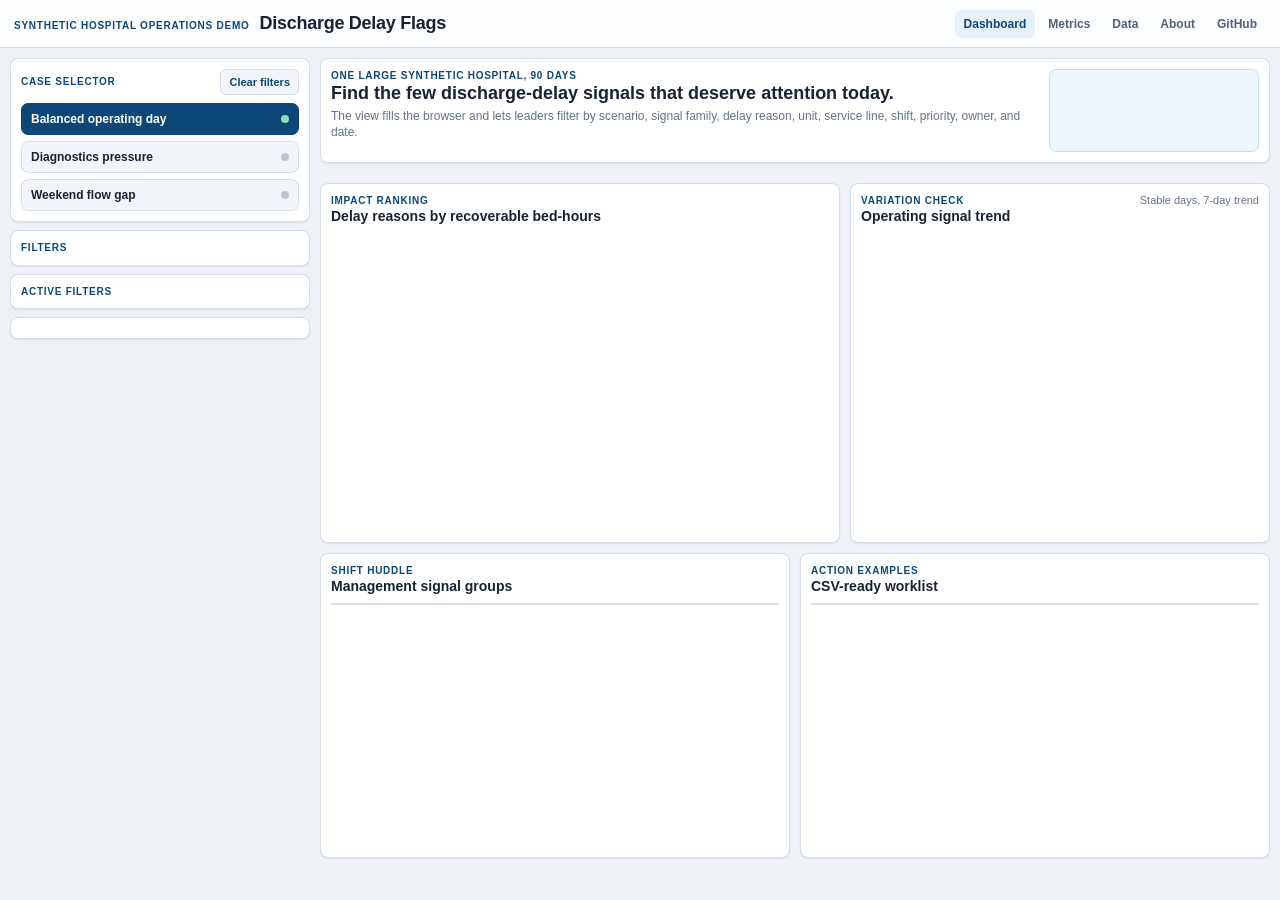
<file: demo/index.html>
<!doctype html>
<html lang="en">
<head>
  <meta charset="utf-8">
  <meta name="viewport" content="width=device-width, initial-scale=1">
  <title>Discharge Delay Flags Demo</title>
  <meta name="description" content="A full-browser GitHub Pages dashboard showing how synthetic hospital flow data becomes an actionable discharge-delay worklist.">
  <style>html,body{margin:0;width:100%;min-height:100%;font-family:Aptos,Segoe UI,Arial,sans-serif;background:#eef2f6;color:#182231}h1{font-size:18px;margin:0}.app-shell{width:100vw;min-height:100vh}</style>
  <link rel="stylesheet" href="assets/demo.css?v=20260704-ods-v4">
</head>
<body>
  <div class="app-shell">
    <header class="topbar">
      <div class="brandline"><p class="app-kicker">Synthetic hospital operations demo</p><h1>Discharge Delay Flags</h1></div>
      <nav class="topnav" aria-label="Demo navigation">
        <a class="active" href="index.html">Dashboard</a>
        <a href="metrics.html">Metrics</a>
        <a href="data.html">Data</a>
        <a href="about.html">About</a>
        <a href="https://github.com/AndrewMichael2020/discharge-delay-flags">GitHub</a>
      </nav>
    </header>
    <main class="dashboard-layout">
      <aside class="sidebar" aria-label="Dashboard filters">
        <section class="side-card"><div class="side-head"><p class="eyebrow">Case selector</p><button class="clear-btn" id="clearFilters">Clear filters</button></div><div class="scenario-tabs" id="scenarioTabs" role="tablist"></div></section>
        <section class="side-card"><p class="eyebrow">Filters</p><div class="filter-grid" id="filterGrid"></div></section>
        <section class="side-card"><p class="eyebrow">Active filters</p><div class="active-chips" id="activeChips"></div></section>
        <section class="side-card" id="scenarioSummary"></section>
      </aside>
      <section class="content">
        <section class="hero-strip panel"><div><p class="eyebrow">One large synthetic hospital, 90 days</p><h2>Find the few discharge-delay signals that deserve attention today.</h2><p>The view fills the browser and lets leaders filter by scenario, signal family, delay reason, unit, service line, shift, priority, owner, and date.</p></div><div class="status-pill" id="statusPill"></div></section>
        <section class="kpi-grid" id="kpiGrid" aria-label="Executive KPI cards"></section>
        <section class="visual-grid"><article class="panel chart-tile"><div class="tile-head"><div><p class="eyebrow">Impact ranking</p><h3>Delay reasons by recoverable bed-hours</h3></div><span class="micro-note" id="reasonCount"></span></div><div id="reasonChart" class="bar-chart"></div></article><article class="panel chart-tile"><div class="tile-head"><div><p class="eyebrow">Variation check</p><h3>Operating signal trend</h3></div><span class="micro-note">Stable days, 7-day trend</span></div><svg id="controlChart" class="line-chart" role="img"></svg></article></section>
        <section class="table-grid"><article class="panel table-tile"><div class="tile-head"><div><p class="eyebrow">Shift huddle</p><h3>Management signal groups</h3></div><span class="micro-note" id="worklistCount"></span></div><div class="table-wrap"><table id="worklistTable"></table></div></article><article class="panel table-tile"><div class="tile-head"><div><p class="eyebrow">Action examples</p><h3>CSV-ready worklist</h3></div><span class="micro-note" id="actionCount"></span></div><div class="table-wrap"><table id="actionTable"></table></div></article></section>
      </section>
    </main>
  </div>
  <script src="data/demo_bundle.js?v=20260704-ods-v4"></script>
  <script src="assets/demo.js?v=20260704-ods-v4"></script>
</body>
</html>
</file>
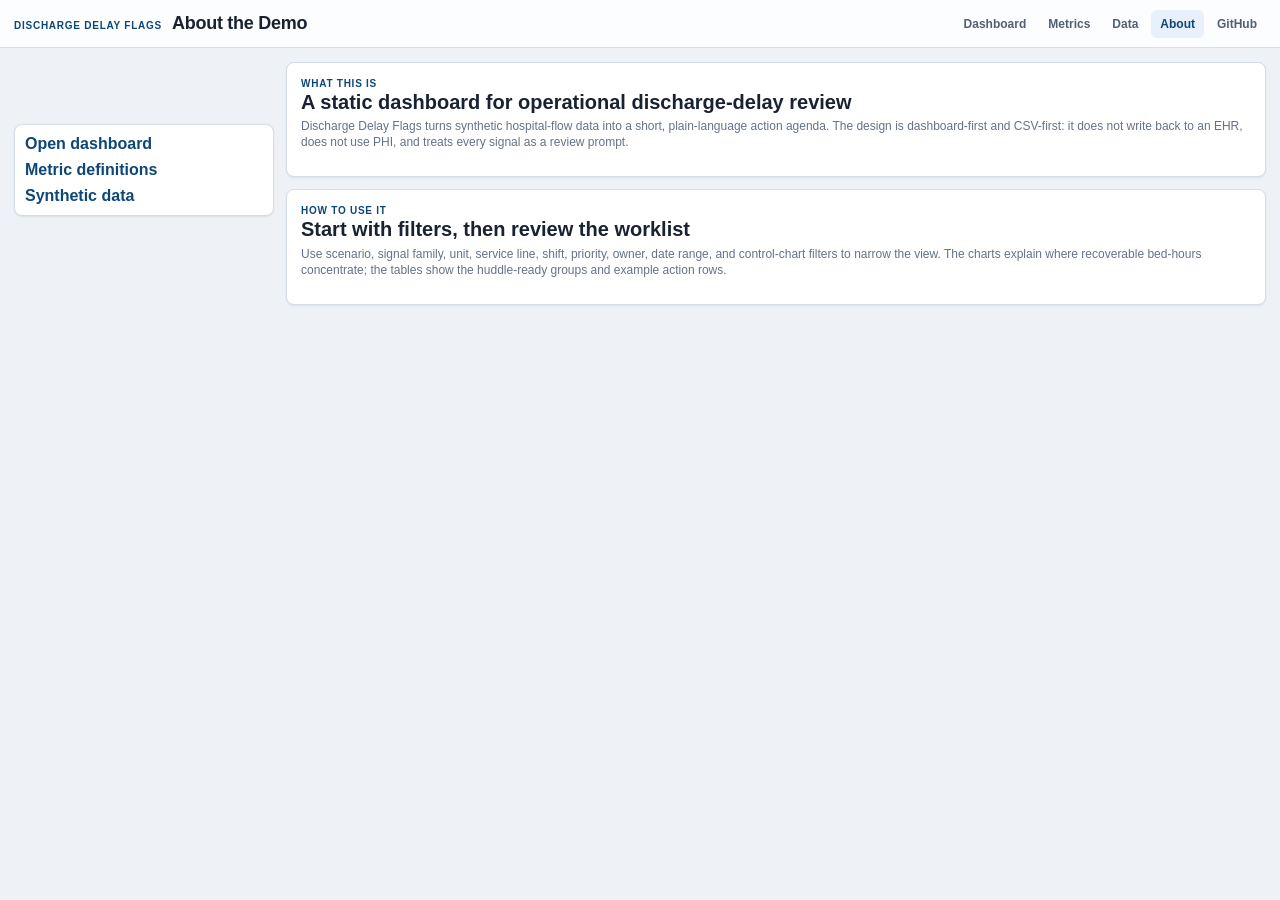
<file: demo/about.html>
<!doctype html><html lang="en"><head><meta charset="utf-8"><meta name="viewport" content="width=device-width, initial-scale=1"><title>About | Discharge Delay Flags</title><link rel="stylesheet" href="assets/demo.css?v=20260704-ods-v4"></head><body><div class="app-shell"><header class="topbar"><div class="brandline"><p class="app-kicker">Discharge Delay Flags</p><h1>About the Demo</h1></div><nav class="topnav"><a href="index.html">Dashboard</a><a class="" href="metrics.html">Metrics</a><a class="" href="data.html">Data</a><a class="active" href="about.html">About</a><a href="https://github.com/AndrewMichael2020/discharge-delay-flags">GitHub</a></nav></header><main class="docs-layout"><div class="docs-grid"><aside class="panel docs-nav"><a href="index.html">Open dashboard</a><a href="metrics.html">Metric definitions</a><a href="data.html">Synthetic data</a></aside><section><article class="panel docs-card"><p class="eyebrow">What this is</p><h2>A static dashboard for operational discharge-delay review</h2><p>Discharge Delay Flags turns synthetic hospital-flow data into a short, plain-language action agenda. The design is dashboard-first and CSV-first: it does not write back to an EHR, does not use PHI, and treats every signal as a review prompt.</p></article><article class="panel docs-card"><p class="eyebrow">How to use it</p><h2>Start with filters, then review the worklist</h2><p>Use scenario, signal family, unit, service line, shift, priority, owner, date range, and control-chart filters to narrow the view. The charts explain where recoverable bed-hours concentrate; the tables show the huddle-ready groups and example action rows.</p></article></section></div></main></div></body></html>
</file>
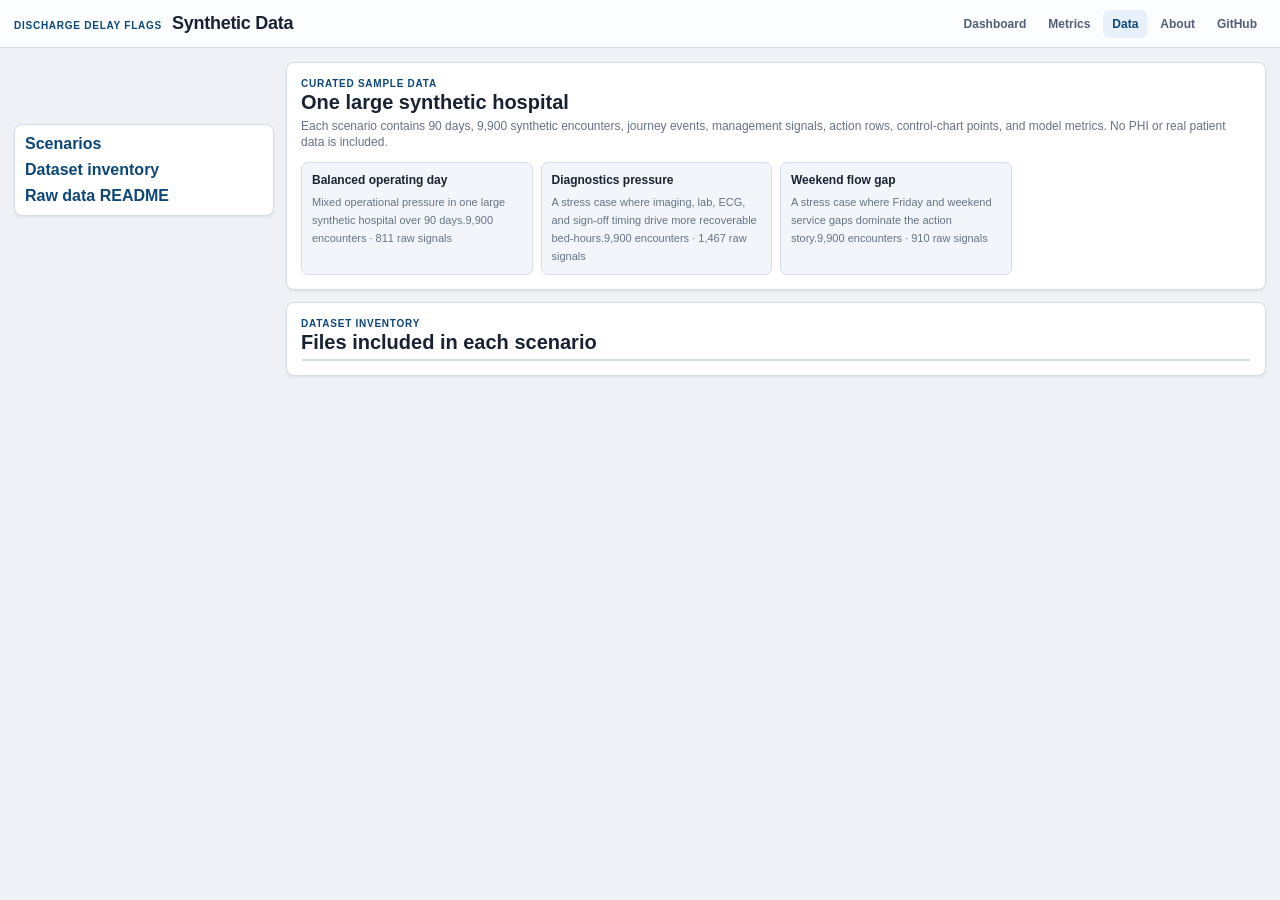
<file: demo/data.html>
<!doctype html><html lang="en"><head><meta charset="utf-8"><meta name="viewport" content="width=device-width, initial-scale=1"><title>Data | Discharge Delay Flags</title><link rel="stylesheet" href="assets/demo.css?v=20260704-ods-v4"></head><body><div class="app-shell"><header class="topbar"><div class="brandline"><p class="app-kicker">Discharge Delay Flags</p><h1>Synthetic Data</h1></div><nav class="topnav"><a href="index.html">Dashboard</a><a class="" href="metrics.html">Metrics</a><a class="active" href="data.html">Data</a><a class="" href="about.html">About</a><a href="https://github.com/AndrewMichael2020/discharge-delay-flags">GitHub</a></nav></header><main class="docs-layout"><div class="docs-grid"><aside class="panel docs-nav"><a href="#scenarios">Scenarios</a><a href="#datasets">Dataset inventory</a><a href="../sample_data/README.md">Raw data README</a></aside><section><article id="scenarios" class="panel docs-card"><p class="eyebrow">Curated sample data</p><h2>One large synthetic hospital</h2><p>Each scenario contains 90 days, 9,900 synthetic encounters, journey events, management signals, action rows, control-chart points, and model metrics. No PHI or real patient data is included.</p><div class="metric-card-grid" id="scenarioCards"></div></article><article id="datasets" class="panel docs-card"><p class="eyebrow">Dataset inventory</p><h2>Files included in each scenario</h2><div class="table-wrap"><table class="docs-table" id="datasetTable"></table></div></article></section></div></main></div><script src="data/demo_bundle.js?v=20260704-ods-v4"></script><script>const d=window.DEMO_DATA;document.getElementById('scenarioCards').innerHTML=d.scenarios.map(s=>`<div class="metric-card"><strong>${s.label}</strong><span>${s.description}</span><span>${Number(s.admissions).toLocaleString()} encounters · ${Number(s.raw_oob_delay_signals).toLocaleString()} raw signals</span></div>`).join('');document.getElementById('datasetTable').innerHTML='<thead><tr><th>File</th><th>Type</th><th>Grain</th><th>Description</th></tr></thead><tbody>'+d.docs.datasets.map(x=>`<tr><td><a href="../sample_data/balanced/${x.name}">${x.name}</a></td><td>${x.type}</td><td>${x.grain}</td><td>${x.description}</td></tr>`).join('')+'</tbody>';</script></body></html>
</file>
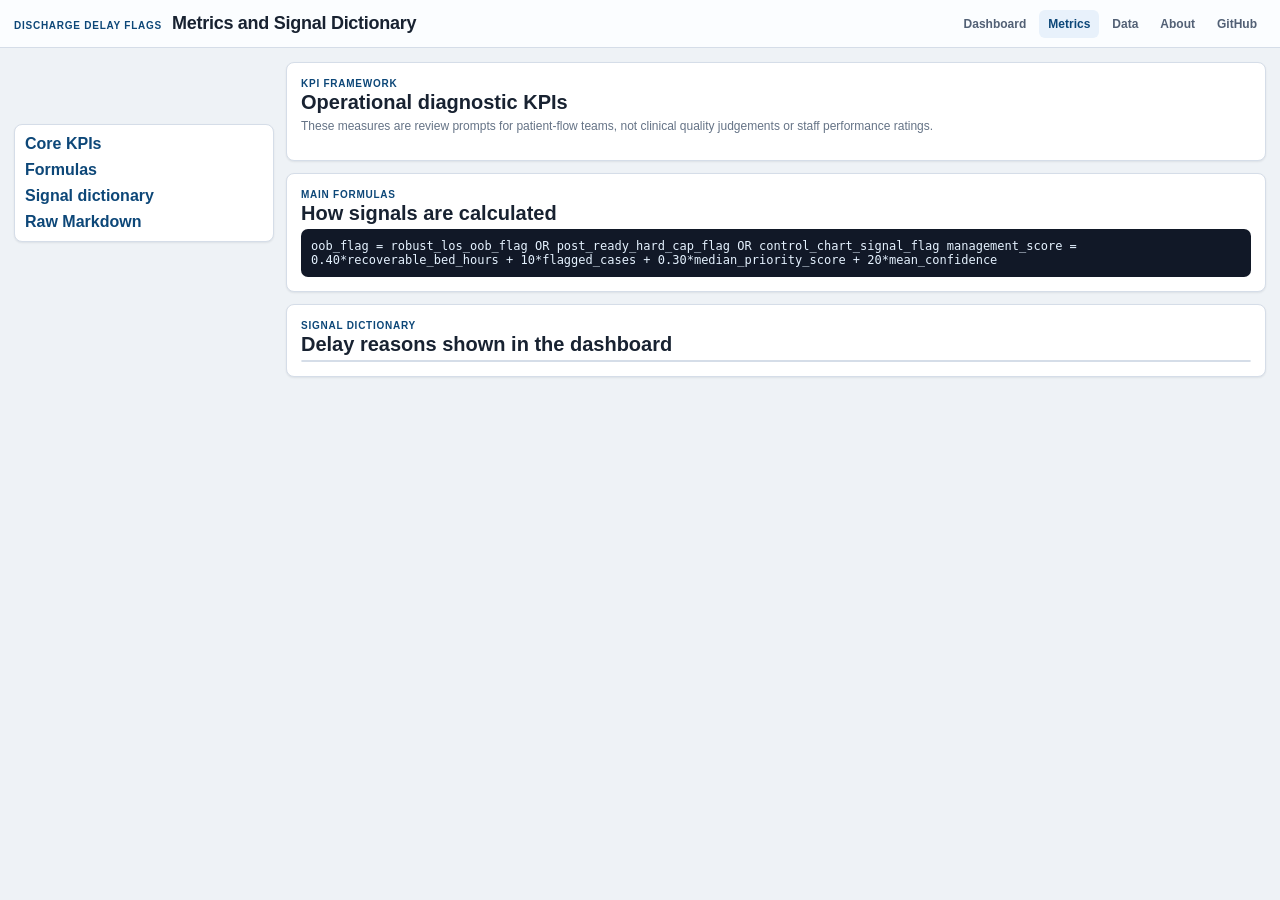
<file: demo/metrics.html>
<!doctype html><html lang="en"><head><meta charset="utf-8"><meta name="viewport" content="width=device-width, initial-scale=1"><title>Metrics | Discharge Delay Flags</title><link rel="stylesheet" href="assets/demo.css?v=20260704-ods-v4"></head><body><div class="app-shell"><header class="topbar"><div class="brandline"><p class="app-kicker">Discharge Delay Flags</p><h1>Metrics and Signal Dictionary</h1></div><nav class="topnav"><a href="index.html">Dashboard</a><a class="active" href="metrics.html">Metrics</a><a class="" href="data.html">Data</a><a class="" href="about.html">About</a><a href="https://github.com/AndrewMichael2020/discharge-delay-flags">GitHub</a></nav></header><main class="docs-layout"><div class="docs-grid"><aside class="panel docs-nav"><a href="#core">Core KPIs</a><a href="#formulas">Formulas</a><a href="#signals">Signal dictionary</a><a href="../docs/METRICS_AND_SIGNALS.md">Raw Markdown</a></aside><section><article id="core" class="panel docs-card"><p class="eyebrow">KPI framework</p><h2>Operational diagnostic KPIs</h2><p>These measures are review prompts for patient-flow teams, not clinical quality judgements or staff performance ratings.</p><div class="metric-card-grid" id="metricCards"></div></article><article id="formulas" class="panel docs-card"><p class="eyebrow">Main formulas</p><h2>How signals are calculated</h2><code class="formula">oob_flag = robust_los_oob_flag OR post_ready_hard_cap_flag OR control_chart_signal_flag

management_score = 0.40*recoverable_bed_hours + 10*flagged_cases + 0.30*median_priority_score + 20*mean_confidence</code></article><article id="signals" class="panel docs-card"><p class="eyebrow">Signal dictionary</p><h2>Delay reasons shown in the dashboard</h2><div class="table-wrap"><table class="docs-table" id="signalTable"></table></div></article></section></div></main></div><script src="data/demo_bundle.js?v=20260704-ods-v4"></script><script>const d=window.DEMO_DATA;document.getElementById('metricCards').innerHTML=d.docs.metrics.map(m=>`<div class="metric-card"><strong>${m.metric}</strong><span>${m.meaning}</span><code class="formula">${m.formula}</code></div>`).join('');document.getElementById('signalTable').innerHTML='<thead><tr><th>Delay reason</th><th>Family</th><th>Owner</th><th>Meaning</th></tr></thead><tbody>'+d.docs.signals.map(s=>`<tr><td>${s.reason}</td><td>${s.family}</td><td>${s.owner}</td><td>${s.meaning}</td></tr>`).join('')+'</tbody>';</script></body></html>
</file>
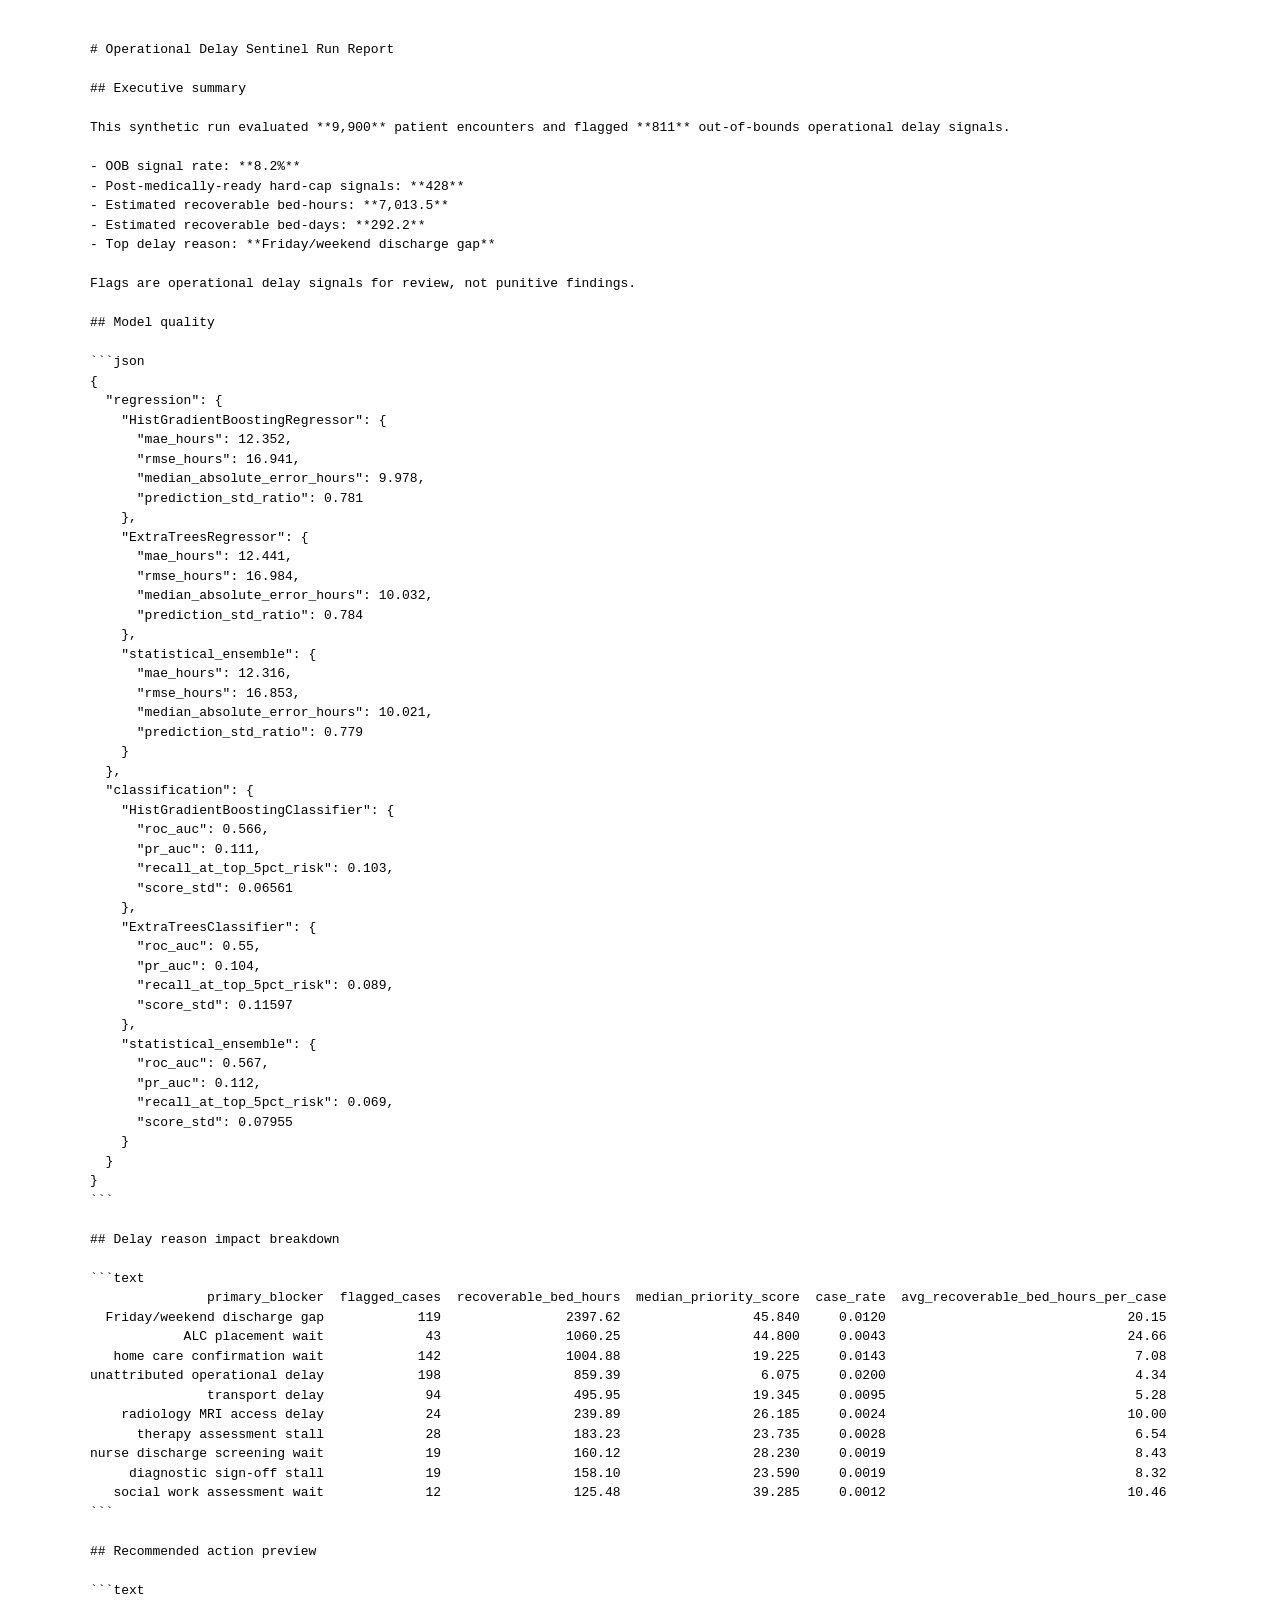
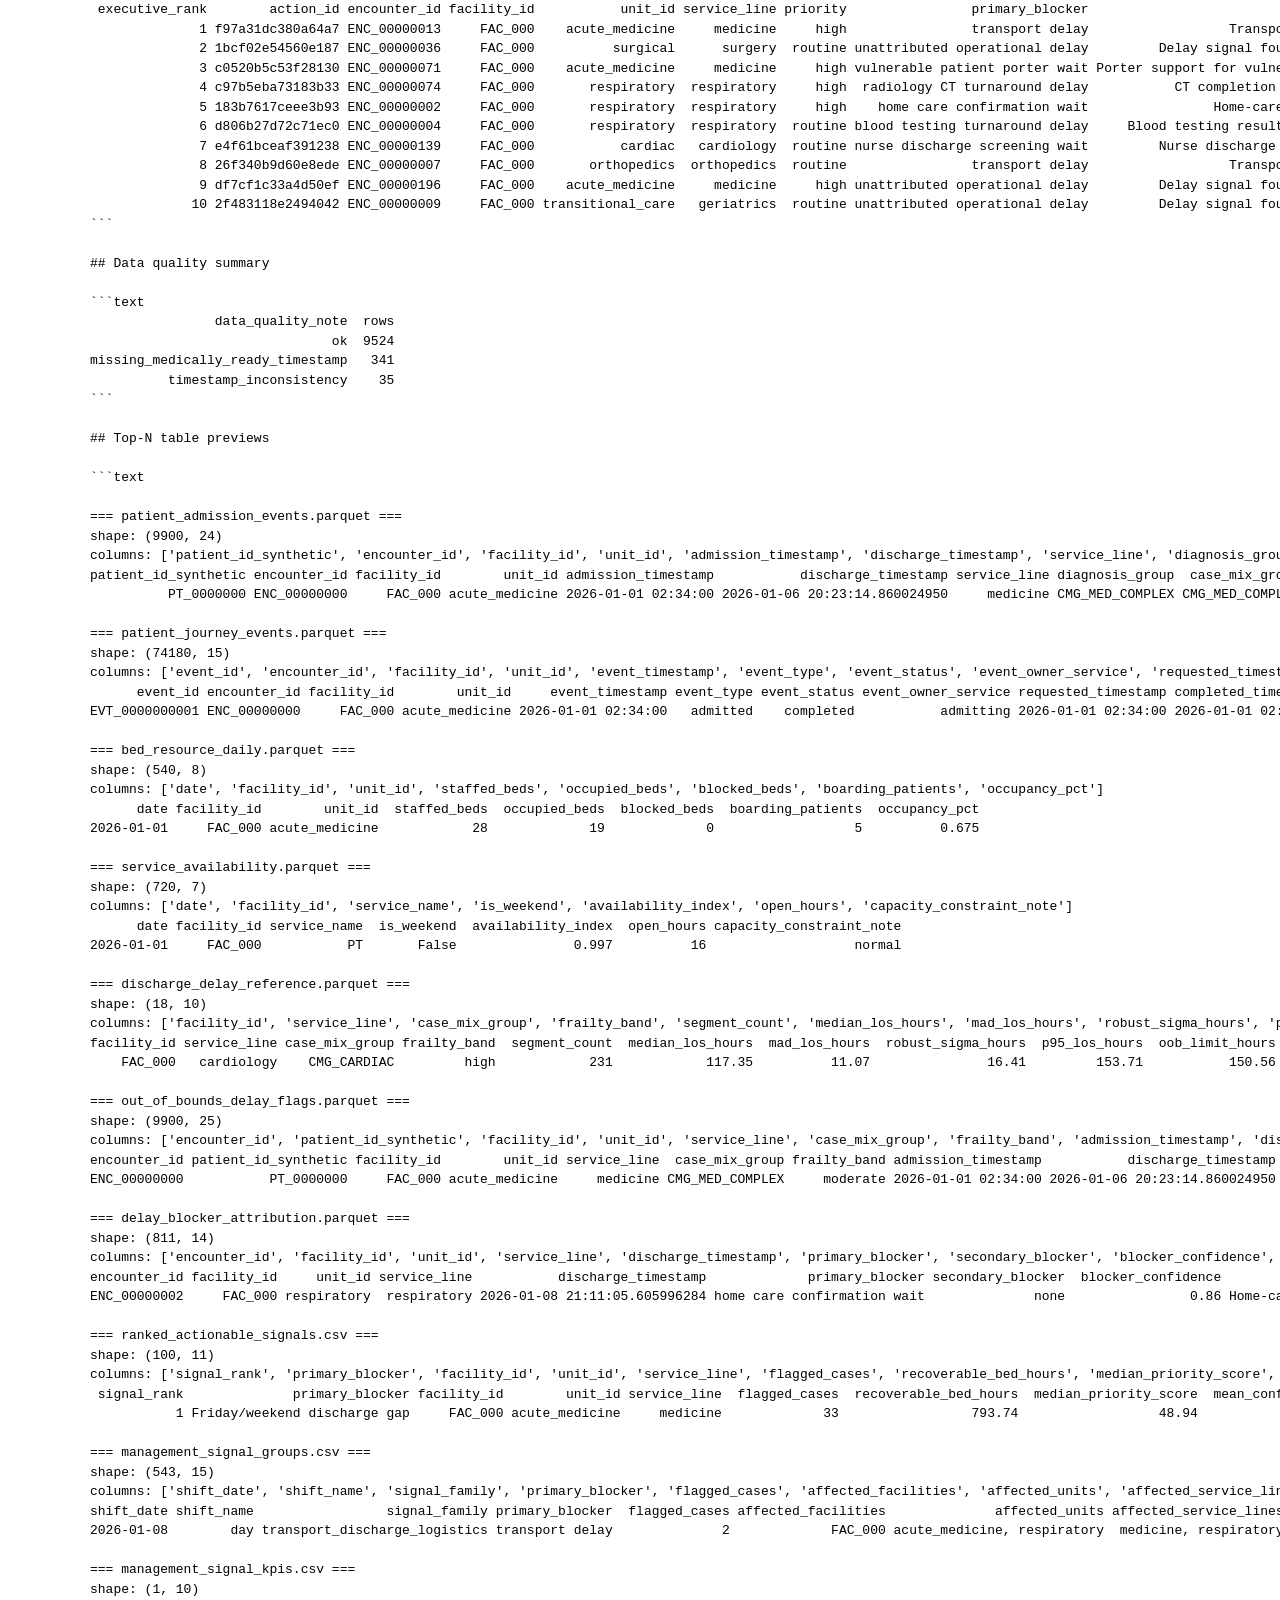
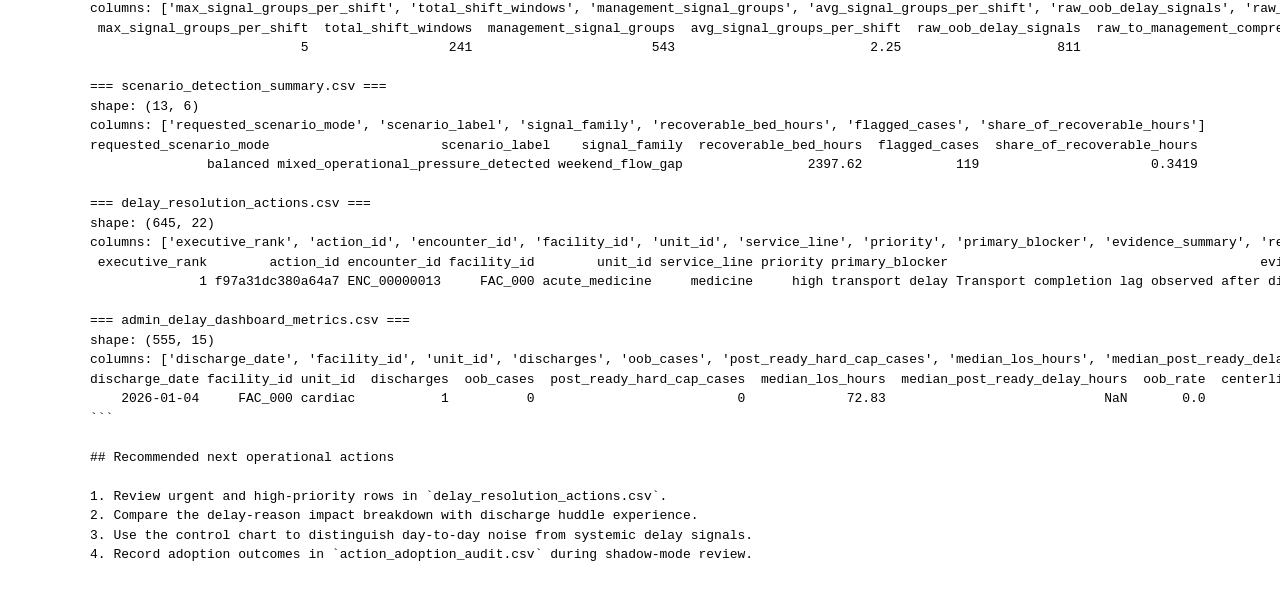
<file: sample_data/balanced/discharge_delay_sentinel_report.html>
<html><body style='font-family:Arial;max-width:1100px;margin:40px auto;line-height:1.5'><pre># Operational Delay Sentinel Run Report

## Executive summary

This synthetic run evaluated **9,900** patient encounters and flagged **811** out-of-bounds operational delay signals.

- OOB signal rate: **8.2%**
- Post-medically-ready hard-cap signals: **428**
- Estimated recoverable bed-hours: **7,013.5**
- Estimated recoverable bed-days: **292.2**
- Top delay reason: **Friday/weekend discharge gap**

Flags are operational delay signals for review, not punitive findings.

## Model quality

```json
{
  "regression": {
    "HistGradientBoostingRegressor": {
      "mae_hours": 12.352,
      "rmse_hours": 16.941,
      "median_absolute_error_hours": 9.978,
      "prediction_std_ratio": 0.781
    },
    "ExtraTreesRegressor": {
      "mae_hours": 12.441,
      "rmse_hours": 16.984,
      "median_absolute_error_hours": 10.032,
      "prediction_std_ratio": 0.784
    },
    "statistical_ensemble": {
      "mae_hours": 12.316,
      "rmse_hours": 16.853,
      "median_absolute_error_hours": 10.021,
      "prediction_std_ratio": 0.779
    }
  },
  "classification": {
    "HistGradientBoostingClassifier": {
      "roc_auc": 0.566,
      "pr_auc": 0.111,
      "recall_at_top_5pct_risk": 0.103,
      "score_std": 0.06561
    },
    "ExtraTreesClassifier": {
      "roc_auc": 0.55,
      "pr_auc": 0.104,
      "recall_at_top_5pct_risk": 0.089,
      "score_std": 0.11597
    },
    "statistical_ensemble": {
      "roc_auc": 0.567,
      "pr_auc": 0.112,
      "recall_at_top_5pct_risk": 0.069,
      "score_std": 0.07955
    }
  }
}
```

## Delay reason impact breakdown

```text
               primary_blocker  flagged_cases  recoverable_bed_hours  median_priority_score  case_rate  avg_recoverable_bed_hours_per_case
  Friday/weekend discharge gap            119                2397.62                 45.840     0.0120                               20.15
            ALC placement wait             43                1060.25                 44.800     0.0043                               24.66
   home care confirmation wait            142                1004.88                 19.225     0.0143                                7.08
unattributed operational delay            198                 859.39                  6.075     0.0200                                4.34
               transport delay             94                 495.95                 19.345     0.0095                                5.28
    radiology MRI access delay             24                 239.89                 26.185     0.0024                               10.00
      therapy assessment stall             28                 183.23                 23.735     0.0028                                6.54
nurse discharge screening wait             19                 160.12                 28.230     0.0019                                8.43
     diagnostic sign-off stall             19                 158.10                 23.590     0.0019                                8.32
   social work assessment wait             12                 125.48                 39.285     0.0012                               10.46
```

## Recommended action preview

```text
 executive_rank        action_id encounter_id facility_id           unit_id service_line priority                primary_blocker                                                         evidence_summary             recommended_owner                                                                                  recommended_action  target_resolution_hours  estimated_recoverable_bed_hours status  reviewed_by  reviewed_timestamp  action_taken  reason_not_actioned           discharge_timestamp shift_date shift_name                 signal_family
              1 f97a31dc380a64a7 ENC_00000013     FAC_000    acute_medicine     medicine     high                transport delay                  Transport completion lag observed after discharge order patient_transport_coordinator                                   Review and address transport delay for this discharge dependency.                       24                             6.70    new          NaN                 NaN           NaN                  NaN 2026-01-08 12:41:23.315594758 2026-01-08        day transport_discharge_logistics
              2 1bcf02e54560e187 ENC_00000036     FAC_000          surgical      surgery  routine unattributed operational delay         Delay signal found but no single dependency explains the episode      patient_flow_coordinator                    Review and address unattributed operational delay for this discharge dependency.                       48                             1.10    new          NaN                 NaN           NaN                  NaN 2026-01-08 10:43:09.235392836 2026-01-08        day                  unattributed
              3 c0520b5c53f28130 ENC_00000071     FAC_000    acute_medicine     medicine     high vulnerable patient porter wait Porter support for vulnerable patient exceeded expected operating window patient_transport_coordinator       Review porter support timing for vulnerable or mobility-limited discharge-dependent patients.                       24                            13.38    new          NaN                 NaN           NaN                  NaN 2026-01-08 16:20:40.829977412 2026-01-08    evening       vulnerable_patient_flow
              4 c97b5eba73183b33 ENC_00000074     FAC_000       respiratory  respiratory     high  radiology CT turnaround delay           CT completion lag exceeded expected discharge-dependent window     radiology_operations_lead Review CT queue priority, protocol readiness, and report finalization for discharge-dependent case.                       24                             6.52    new          NaN                 NaN           NaN                  NaN 2026-01-08 19:22:19.389261284 2026-01-08    evening            diagnostics_access
              5 183b7617ceee3b93 ENC_00000002     FAC_000       respiratory  respiratory     high    home care confirmation wait                Home-care confirmation exceeded expected operating window             home_care_liaison                       Review and address home care confirmation wait for this discharge dependency.                       24                             4.98    new          NaN                 NaN           NaN                  NaN 2026-01-08 21:11:05.605996284 2026-01-08    evening        alc_community_capacity
              6 d806b27d72c71ec0 ENC_00000004     FAC_000       respiratory  respiratory  routine blood testing turnaround delay     Blood testing result availability exceeded expected operating window    laboratory_operations_lead         Review collection, processing, and result-release timing for discharge-dependent bloodwork.                       48                             0.49    new          NaN                 NaN           NaN                  NaN 2026-01-08 05:01:57.906841910 2026-01-08      night            diagnostics_access
              7 e4f61bceaf391238 ENC_00000139     FAC_000           cardiac   cardiology  routine nurse discharge screening wait         Nurse discharge screening lag exceeded expected operating window             nursing_flow_lead                             Review nurse discharge screening queue and readiness checklist handoff.                       48                             0.31    new          NaN                 NaN           NaN                  NaN 2026-01-08 03:22:47.763788798 2026-01-08      night   nursing_discharge_readiness
              8 26f340b9d60e8ede ENC_00000007     FAC_000       orthopedics  orthopedics  routine                transport delay                  Transport completion lag observed after discharge order patient_transport_coordinator                                   Review and address transport delay for this discharge dependency.                       48                             7.14    new          NaN                 NaN           NaN                  NaN 2026-01-09 14:52:12.926801779 2026-01-09        day transport_discharge_logistics
              9 df7cf1c33a4d50ef ENC_00000196     FAC_000    acute_medicine     medicine     high unattributed operational delay         Delay signal found but no single dependency explains the episode      patient_flow_coordinator                    Review and address unattributed operational delay for this discharge dependency.                       24                             2.99    new          NaN                 NaN           NaN                  NaN 2026-01-09 13:03:55.844782699 2026-01-09        day                  unattributed
             10 2f483118e2494042 ENC_00000009     FAC_000 transitional_care   geriatrics  routine unattributed operational delay         Delay signal found but no single dependency explains the episode      patient_flow_coordinator                    Review and address unattributed operational delay for this discharge dependency.                       48                             2.12    new          NaN                 NaN           NaN                  NaN 2026-01-09 09:44:20.418752208 2026-01-09        day                  unattributed
```

## Data quality summary

```text
                data_quality_note  rows
                               ok  9524
missing_medically_ready_timestamp   341
          timestamp_inconsistency    35
```

## Top-N table previews

```text

=== patient_admission_events.parquet ===
shape: (9900, 24)
columns: ['patient_id_synthetic', 'encounter_id', 'facility_id', 'unit_id', 'admission_timestamp', 'discharge_timestamp', 'service_line', 'diagnosis_group', 'case_mix_group', 'triage_level', 'admission_source', 'age_band', 'frailty_band', 'complexity_score', 'expected_los_hours', 'actual_los_hours', 'medically_ready_timestamp', 'discharge_order_timestamp', 'alc_status', 'alc_status_late_coded', 'discharge_disposition', 'readmission_risk_band', 'synthetic_primary_blocker', 'synthetic_data_quality_note']
patient_id_synthetic encounter_id facility_id        unit_id admission_timestamp           discharge_timestamp service_line diagnosis_group  case_mix_group  triage_level admission_source age_band frailty_band  complexity_score  expected_los_hours  actual_los_hours     medically_ready_timestamp     discharge_order_timestamp  alc_status  alc_status_late_coded discharge_disposition readmission_risk_band synthetic_primary_blocker synthetic_data_quality_note
          PT_0000000 ENC_00000000     FAC_000 acute_medicine 2026-01-01 02:34:00 2026-01-06 20:23:14.860024950     medicine CMG_MED_COMPLEX CMG_MED_COMPLEX             3               ED      80+     moderate             0.639              132.59            137.82 2026-01-06 05:28:44.307583671 2026-01-06 07:18:18.546196171       False                  False              transfer              moderate                      none                          ok

=== patient_journey_events.parquet ===
shape: (74180, 15)
columns: ['event_id', 'encounter_id', 'facility_id', 'unit_id', 'event_timestamp', 'event_type', 'event_status', 'event_owner_service', 'requested_timestamp', 'completed_timestamp', 'event_duration_hours', 'is_weekend', 'is_after_hours', 'delay_reason_observed', 'dependency_event_id']
      event_id encounter_id facility_id        unit_id     event_timestamp event_type event_status event_owner_service requested_timestamp completed_timestamp  event_duration_hours  is_weekend  is_after_hours delay_reason_observed dependency_event_id
EVT_0000000001 ENC_00000000     FAC_000 acute_medicine 2026-01-01 02:34:00   admitted    completed           admitting 2026-01-01 02:34:00 2026-01-01 02:34:00                   0.0       False            True                  none                None

=== bed_resource_daily.parquet ===
shape: (540, 8)
columns: ['date', 'facility_id', 'unit_id', 'staffed_beds', 'occupied_beds', 'blocked_beds', 'boarding_patients', 'occupancy_pct']
      date facility_id        unit_id  staffed_beds  occupied_beds  blocked_beds  boarding_patients  occupancy_pct
2026-01-01     FAC_000 acute_medicine            28             19             0                  5          0.675

=== service_availability.parquet ===
shape: (720, 7)
columns: ['date', 'facility_id', 'service_name', 'is_weekend', 'availability_index', 'open_hours', 'capacity_constraint_note']
      date facility_id service_name  is_weekend  availability_index  open_hours capacity_constraint_note
2026-01-01     FAC_000           PT       False               0.997          16                   normal

=== discharge_delay_reference.parquet ===
shape: (18, 10)
columns: ['facility_id', 'service_line', 'case_mix_group', 'frailty_band', 'segment_count', 'median_los_hours', 'mad_los_hours', 'robust_sigma_hours', 'p95_los_hours', 'oob_limit_hours']
facility_id service_line case_mix_group frailty_band  segment_count  median_los_hours  mad_los_hours  robust_sigma_hours  p95_los_hours  oob_limit_hours
    FAC_000   cardiology    CMG_CARDIAC         high            231            117.35          11.07               16.41         153.71           150.56

=== out_of_bounds_delay_flags.parquet ===
shape: (9900, 25)
columns: ['encounter_id', 'patient_id_synthetic', 'facility_id', 'unit_id', 'service_line', 'case_mix_group', 'frailty_band', 'admission_timestamp', 'discharge_timestamp', 'medically_ready_timestamp', 'actual_los_hours', 'expected_los_hours', 'median_los_hours', 'oob_limit_hours', 'hours_above_limit', 'hours_after_medically_ready', 'post_ready_excess_hours', 'robust_los_oob_flag', 'post_ready_hard_cap_flag', 'control_chart_signal_flag', 'oob_flag', 'priority_score', 'alc_status', 'synthetic_primary_blocker', 'synthetic_data_quality_note']
encounter_id patient_id_synthetic facility_id        unit_id service_line  case_mix_group frailty_band admission_timestamp           discharge_timestamp     medically_ready_timestamp  actual_los_hours  expected_los_hours  median_los_hours  oob_limit_hours  hours_above_limit  hours_after_medically_ready  post_ready_excess_hours  robust_los_oob_flag  post_ready_hard_cap_flag  control_chart_signal_flag  oob_flag  priority_score  alc_status synthetic_primary_blocker synthetic_data_quality_note
ENC_00000000           PT_0000000     FAC_000 acute_medicine     medicine CMG_MED_COMPLEX     moderate 2026-01-01 02:34:00 2026-01-06 20:23:14.860024950 2026-01-06 05:28:44.307583671            137.82              132.59            125.75           158.79                0.0                        14.91                      0.0                False                     False                      False     False             0.0       False                      none                          ok

=== delay_blocker_attribution.parquet ===
shape: (811, 14)
columns: ['encounter_id', 'facility_id', 'unit_id', 'service_line', 'discharge_timestamp', 'primary_blocker', 'secondary_blocker', 'blocker_confidence', 'evidence_summary', 'hours_above_limit', 'hours_after_medically_ready', 'post_ready_excess_hours', 'estimated_recoverable_bed_hours', 'priority_score']
encounter_id facility_id     unit_id service_line           discharge_timestamp             primary_blocker secondary_blocker  blocker_confidence                                          evidence_summary  hours_above_limit  hours_after_medically_ready  post_ready_excess_hours  estimated_recoverable_bed_hours  priority_score
ENC_00000002     FAC_000 respiratory  respiratory 2026-01-08 21:11:05.605996284 home care confirmation wait              none                0.86 Home-care confirmation exceeded expected operating window               9.87                        52.98                     4.98                             4.98           27.15

=== ranked_actionable_signals.csv ===
shape: (100, 11)
columns: ['signal_rank', 'primary_blocker', 'facility_id', 'unit_id', 'service_line', 'flagged_cases', 'recoverable_bed_hours', 'median_priority_score', 'mean_confidence', 'signal_family', 'actionability_score']
 signal_rank              primary_blocker facility_id        unit_id service_line  flagged_cases  recoverable_bed_hours  median_priority_score  mean_confidence    signal_family  actionability_score
           1 Friday/weekend discharge gap     FAC_000 acute_medicine     medicine             33                 793.74                  48.94             0.88 weekend_flow_gap               503.88

=== management_signal_groups.csv ===
shape: (543, 15)
columns: ['shift_date', 'shift_name', 'signal_family', 'primary_blocker', 'flagged_cases', 'affected_facilities', 'affected_units', 'affected_service_lines', 'recoverable_bed_hours', 'median_priority_score', 'mean_confidence', 'management_score', 'recommended_owner', 'recommended_management_action', 'signal_group_rank']
shift_date shift_name                 signal_family primary_blocker  flagged_cases affected_facilities              affected_units affected_service_lines  recoverable_bed_hours  median_priority_score  mean_confidence  management_score             recommended_owner                                     recommended_management_action  signal_group_rank
2026-01-08        day transport_discharge_logistics transport delay              2             FAC_000 acute_medicine, respiratory  medicine, respiratory                    6.7                  24.07             0.78              45.5 patient_transport_coordinator Review and address transport delay for this discharge dependency.                  1

=== management_signal_kpis.csv ===
shape: (1, 10)
columns: ['max_signal_groups_per_shift', 'total_shift_windows', 'management_signal_groups', 'avg_signal_groups_per_shift', 'raw_oob_delay_signals', 'raw_to_management_compression_ratio', 'management_recoverable_bed_hours', 'alc_wait_cases', 'alc_wait_case_rate', 'alc_recoverable_bed_hours']
 max_signal_groups_per_shift  total_shift_windows  management_signal_groups  avg_signal_groups_per_shift  raw_oob_delay_signals  raw_to_management_compression_ratio  management_recoverable_bed_hours  alc_wait_cases  alc_wait_case_rate  alc_recoverable_bed_hours
                           5                  241                       543                         2.25                    811                                 1.49                           7011.21              43              0.0043                    1060.25

=== scenario_detection_summary.csv ===
shape: (13, 6)
columns: ['requested_scenario_mode', 'scenario_label', 'signal_family', 'recoverable_bed_hours', 'flagged_cases', 'share_of_recoverable_hours']
requested_scenario_mode                      scenario_label    signal_family  recoverable_bed_hours  flagged_cases  share_of_recoverable_hours
               balanced mixed_operational_pressure_detected weekend_flow_gap                2397.62            119                      0.3419

=== delay_resolution_actions.csv ===
shape: (645, 22)
columns: ['executive_rank', 'action_id', 'encounter_id', 'facility_id', 'unit_id', 'service_line', 'priority', 'primary_blocker', 'evidence_summary', 'recommended_owner', 'recommended_action', 'target_resolution_hours', 'estimated_recoverable_bed_hours', 'status', 'reviewed_by', 'reviewed_timestamp', 'action_taken', 'reason_not_actioned', 'discharge_timestamp', 'shift_date', 'shift_name', 'signal_family']
 executive_rank        action_id encounter_id facility_id        unit_id service_line priority primary_blocker                                        evidence_summary             recommended_owner                                                recommended_action  target_resolution_hours  estimated_recoverable_bed_hours status  reviewed_by  reviewed_timestamp  action_taken  reason_not_actioned           discharge_timestamp shift_date shift_name                 signal_family
              1 f97a31dc380a64a7 ENC_00000013     FAC_000 acute_medicine     medicine     high transport delay Transport completion lag observed after discharge order patient_transport_coordinator Review and address transport delay for this discharge dependency.                       24                              6.7    new          NaN                 NaN           NaN                  NaN 2026-01-08 12:41:23.315594758 2026-01-08        day transport_discharge_logistics

=== admin_delay_dashboard_metrics.csv ===
shape: (555, 15)
columns: ['discharge_date', 'facility_id', 'unit_id', 'discharges', 'oob_cases', 'post_ready_hard_cap_cases', 'median_los_hours', 'median_post_ready_delay_hours', 'oob_rate', 'centerline_oob_rate', 'sigma_oob_rate', 'upper_control_limit', 'control_chart_signal_flag', 'top_blocker', 'estimated_bed_days_recoverable']
discharge_date facility_id unit_id  discharges  oob_cases  post_ready_hard_cap_cases  median_los_hours  median_post_ready_delay_hours  oob_rate  centerline_oob_rate  sigma_oob_rate  upper_control_limit  control_chart_signal_flag                top_blocker  estimated_bed_days_recoverable
    2026-01-04     FAC_000 cardiac           1          0                          0             72.83                            NaN       0.0             0.069244        0.096592             0.359021                      False computed_after_attribution                             NaN
```

## Recommended next operational actions

1. Review urgent and high-priority rows in `delay_resolution_actions.csv`.
2. Compare the delay-reason impact breakdown with discharge huddle experience.
3. Use the control chart to distinguish day-to-day noise from systemic delay signals.
4. Record adoption outcomes in `action_adoption_audit.csv` during shadow-mode review.
</pre></body></html>
</file>
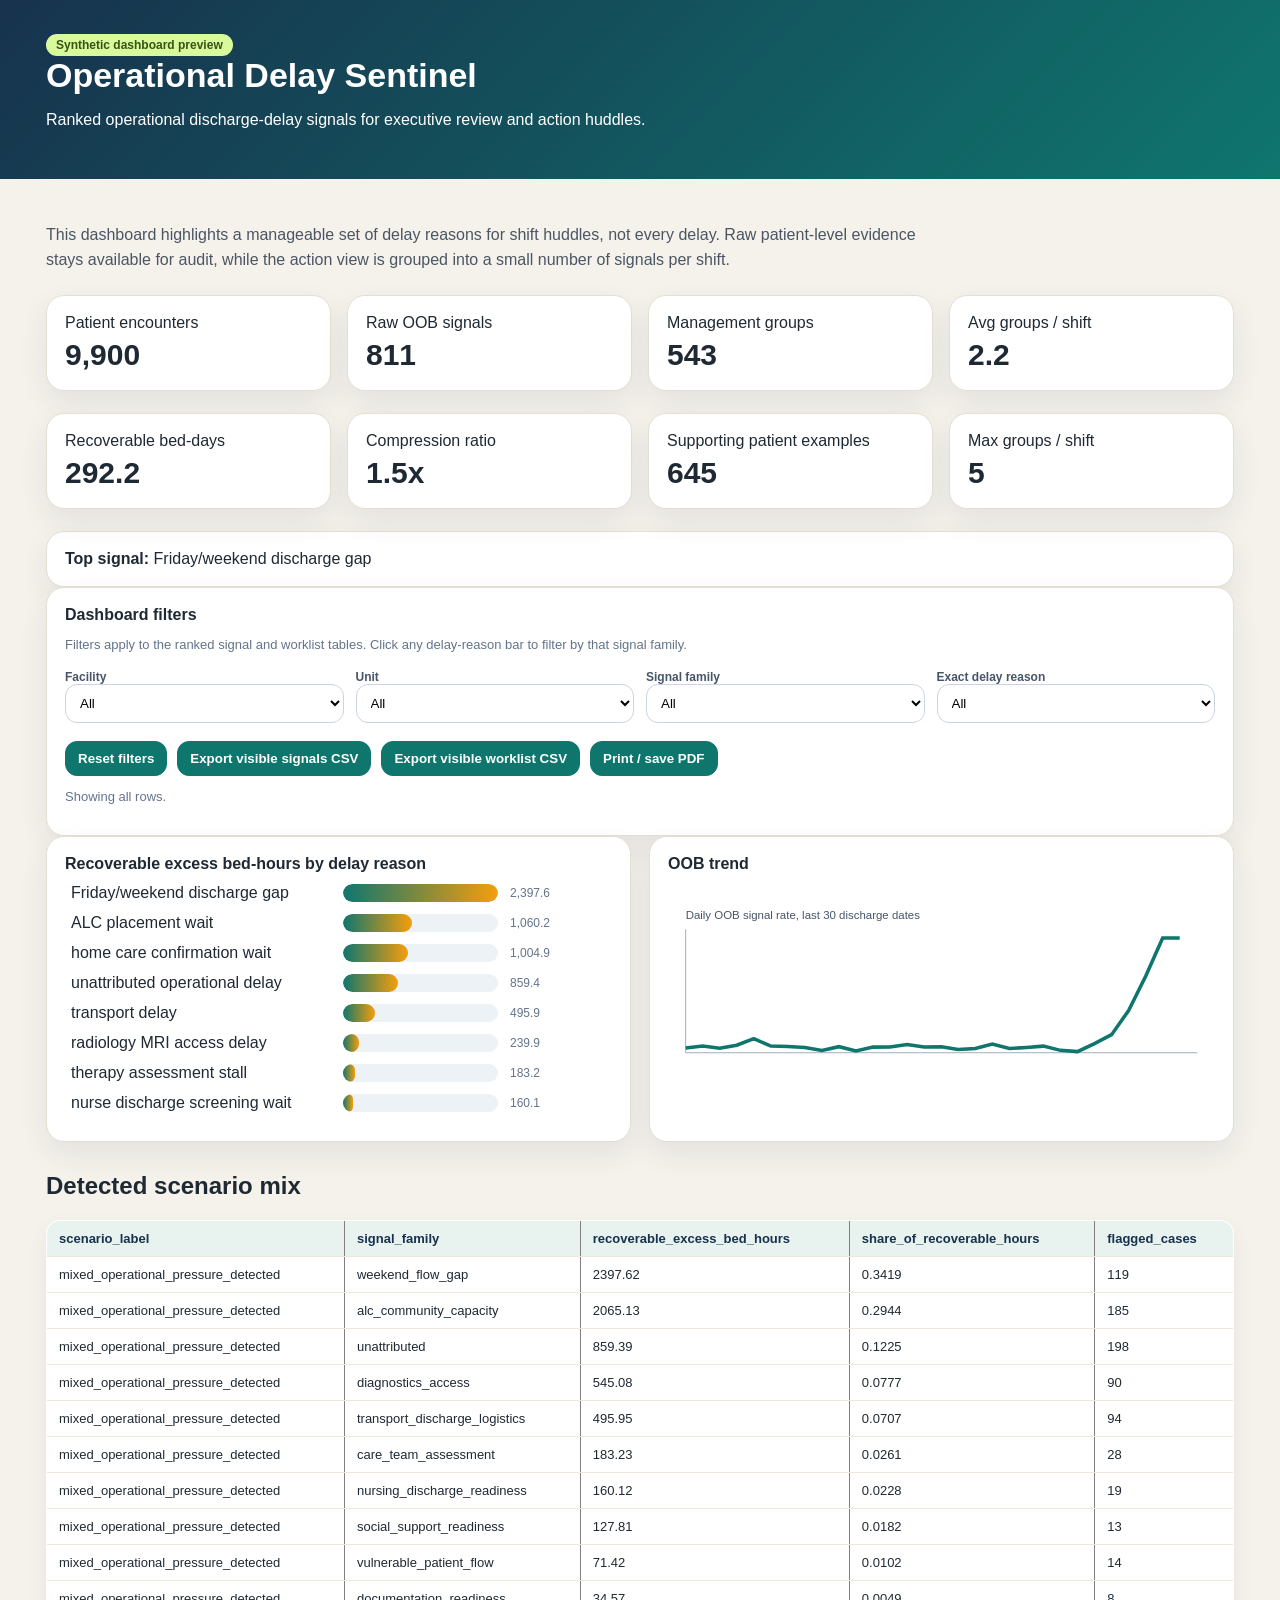
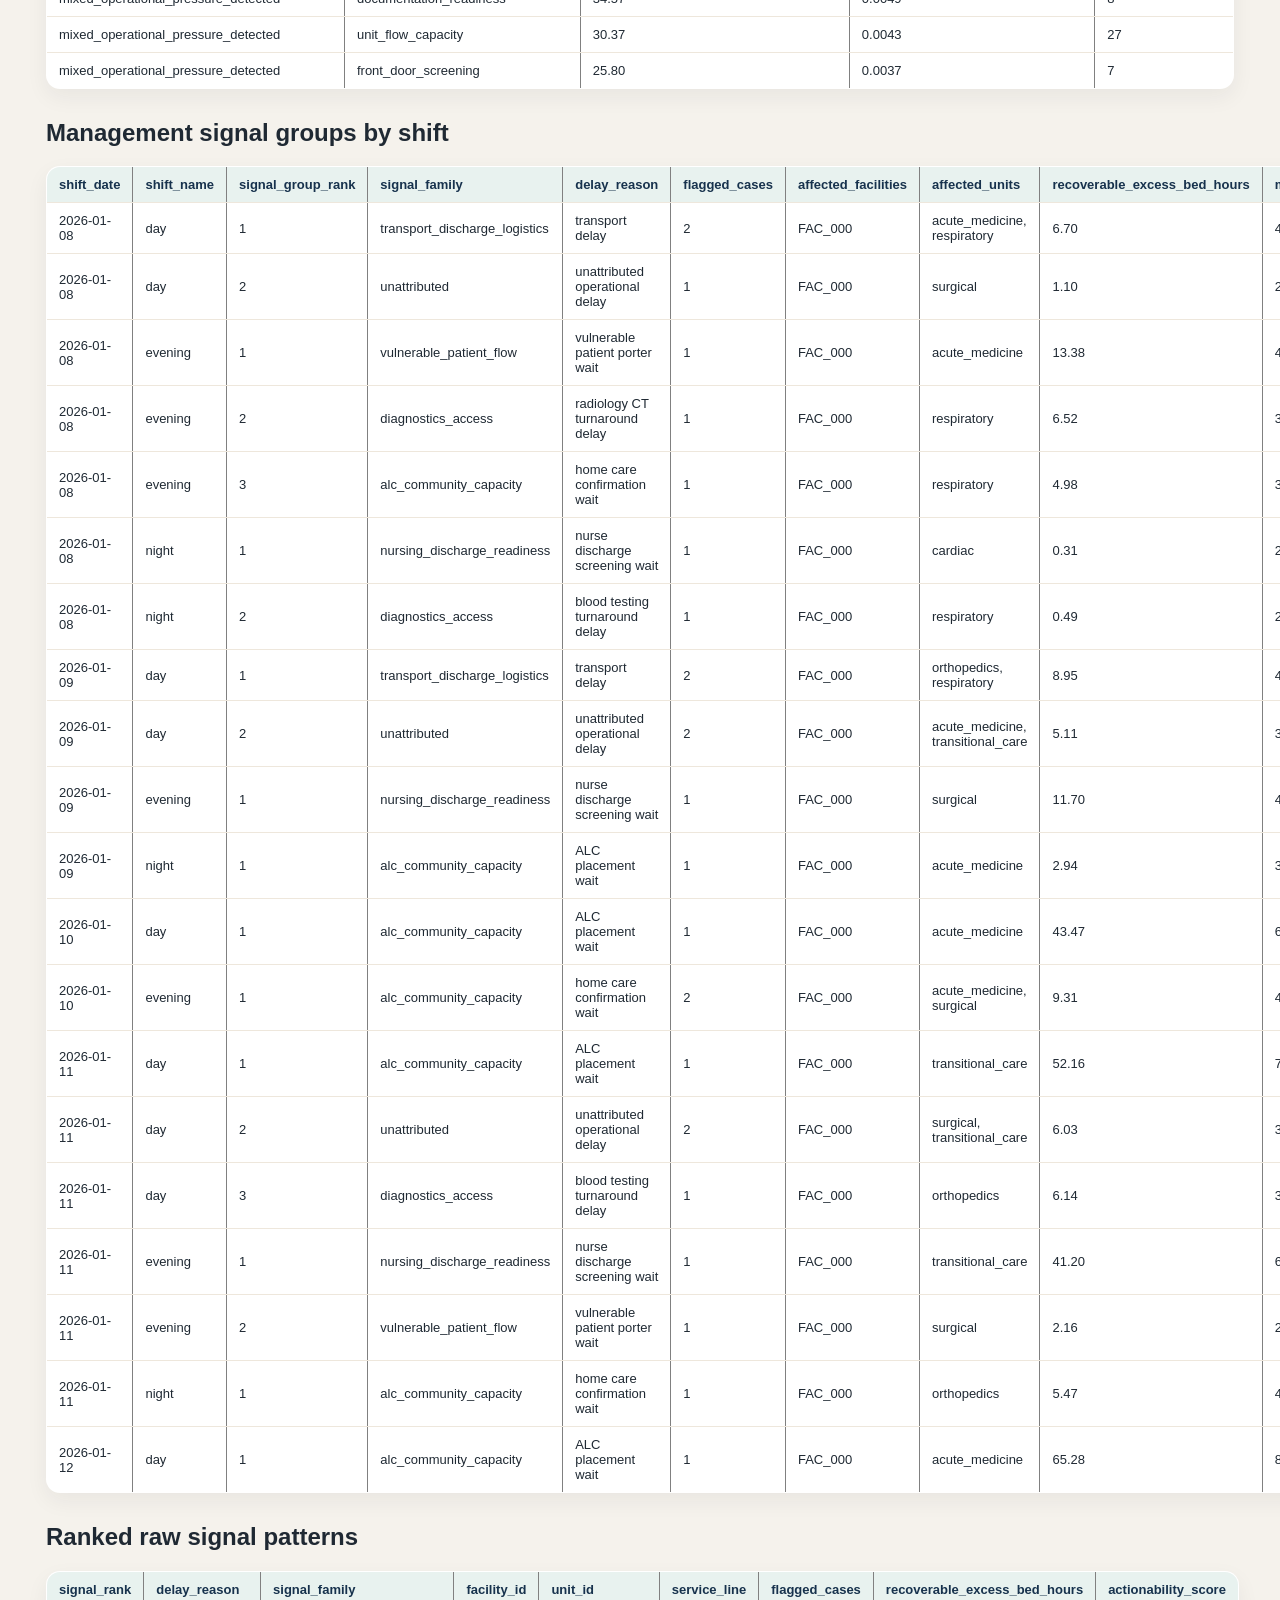
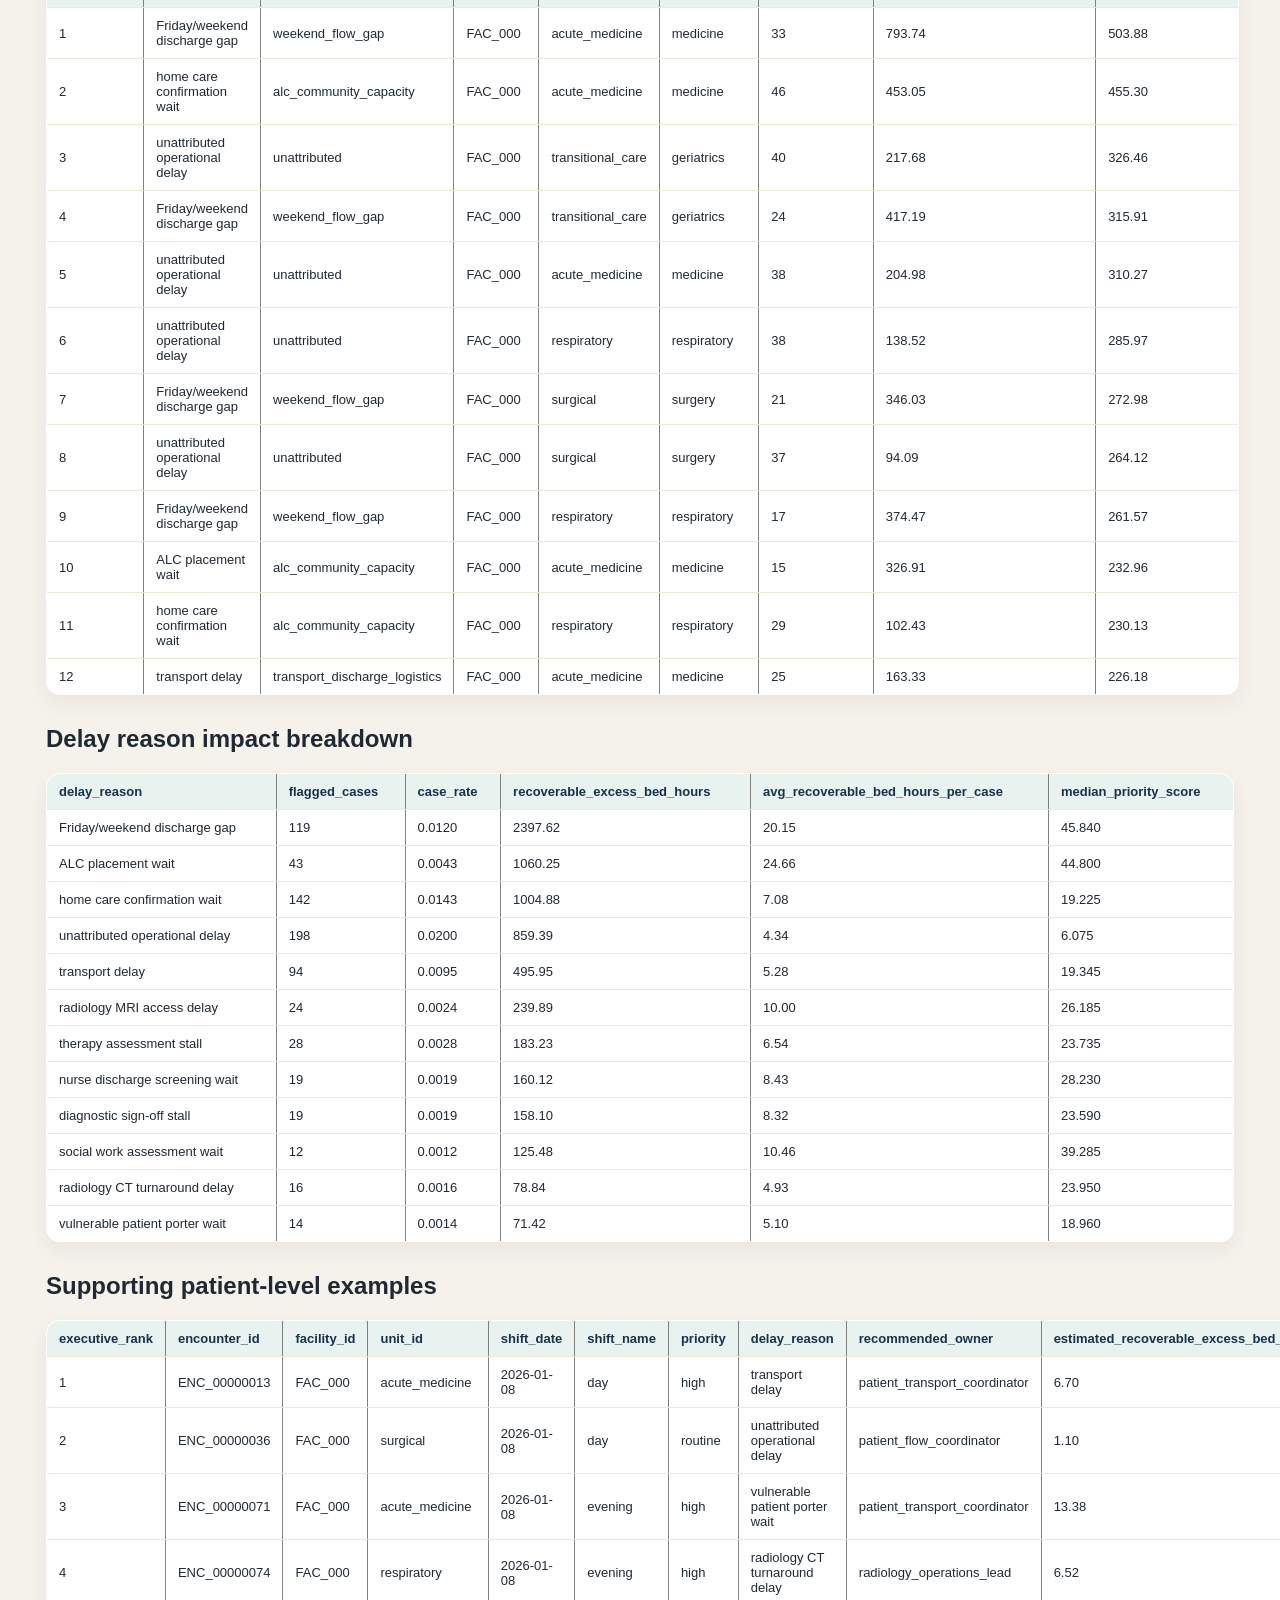
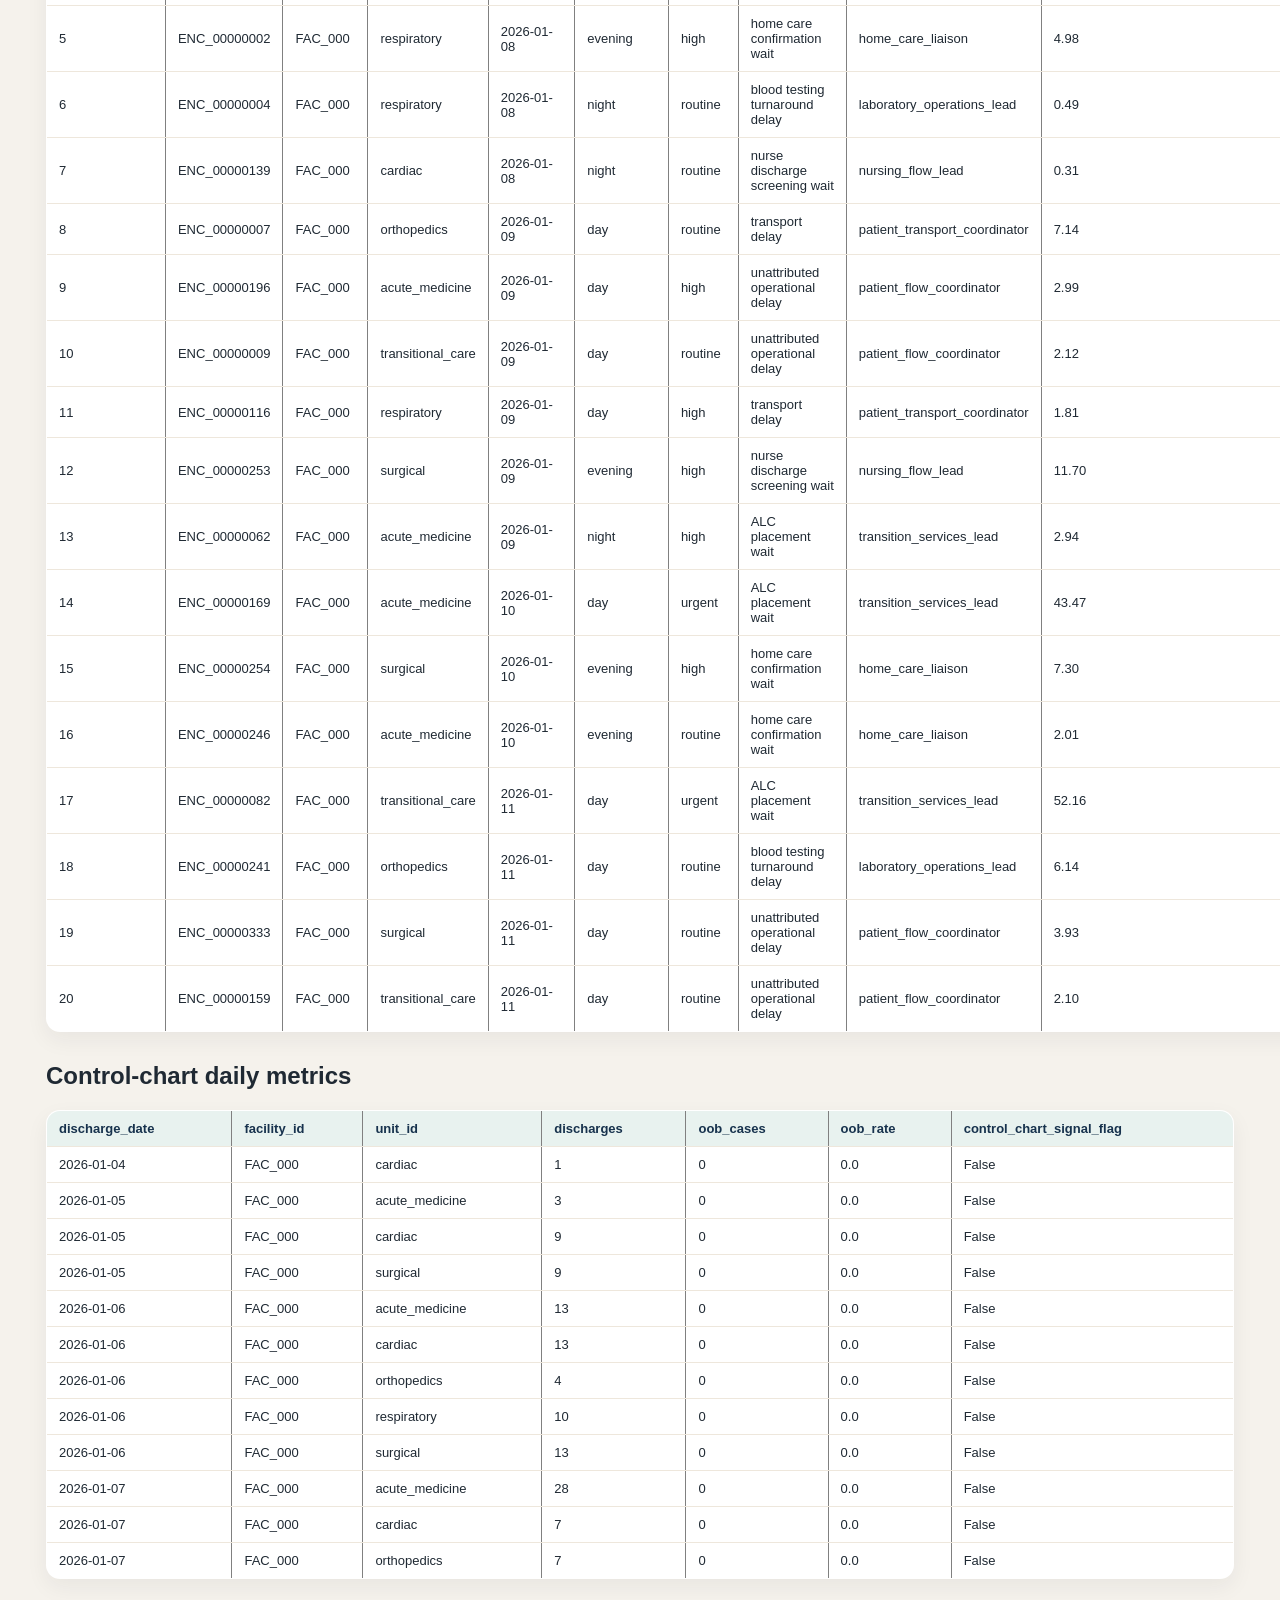
<file: sample_data/balanced/operational_delay_dashboard.html>
<!doctype html><html><head><meta charset='utf-8'><title>Operational Delay Sentinel Dashboard</title>
    <style>
      body{font-family: ui-sans-serif, -apple-system, BlinkMacSystemFont, 'Segoe UI', sans-serif; margin:0; background:#f5f2ec; color:#1f2933;}
      header{background:linear-gradient(135deg,#17324d,#0f766e); color:white; padding:34px 46px;}
      main{padding:28px 46px 60px;}
      .grid{display:grid; grid-template-columns:repeat(4,minmax(0,1fr)); gap:16px; margin:22px 0;}
      .card{background:white; border:1px solid #e5dfd3; border-radius:18px; padding:18px; box-shadow:0 12px 30px rgba(31,41,51,.08);}
      .metric{font-size:30px; font-weight:800; margin-top:6px;}
      h1{margin:0; font-size:34px;} h2{margin-top:30px;}
      table{width:100%; border-collapse:collapse; background:white; border-radius:14px; overflow:hidden; box-shadow:0 8px 22px rgba(31,41,51,.06);}
      th,td{padding:10px 12px; border-bottom:1px solid #eee7dc; text-align:left; font-size:13px;}
      th{background:#e8f2ef; color:#17324d;}
      .note{max-width:900px; color:#4b5563; line-height:1.55;}
      .pill{display:inline-block; padding:4px 10px; border-radius:999px; background:#d9f99d; color:#365314; font-weight:700; font-size:12px;}
      .barrow{display:grid; grid-template-columns:260px 1fr 96px; gap:12px; align-items:center; margin:10px 0;}
      .bartrack{height:18px; background:#edf2f7; border-radius:999px; overflow:hidden;}
      .bar{height:18px; background:linear-gradient(90deg,#0f766e,#f59e0b); border-radius:999px;}
      .small{font-size:12px;color:#64748b}.chartwrap{display:grid;grid-template-columns:1fr 1fr;gap:18px}.charttitle{font-weight:800;margin-bottom:8px}
      .filters{display:grid;grid-template-columns:repeat(4,minmax(160px,1fr));gap:12px;margin:18px 0}.filters label{font-size:12px;font-weight:800;color:#475569}.filters select{width:100%;padding:10px;border:1px solid #cbd5e1;border-radius:12px;background:white}.muted{color:#64748b;font-size:13px}
      .barbutton{width:100%;border:0;background:transparent;text-align:left;cursor:pointer;font:inherit;color:inherit}.barbutton:hover .bar{filter:brightness(1.1)}.barbutton:focus{outline:3px solid #f59e0b;outline-offset:3px;border-radius:12px}.toolbar{display:flex;gap:10px;flex-wrap:wrap;margin-top:12px}.toolbar button{border:1px solid #0f766e;background:#0f766e;color:white;border-radius:12px;padding:9px 12px;font-weight:800;cursor:pointer}.toolbar button:hover{background:#115e59}@media print{.toolbar,.filters,#filterStatus{display:none}.card{box-shadow:none}.chartwrap{grid-template-columns:1fr}}
    </style>
    </head><body>
<header><span class='pill'>Synthetic dashboard preview</span><h1>Operational Delay Sentinel</h1><p>Ranked operational discharge-delay signals for executive review and action huddles.</p></header>
<main>
<p class='note'>This dashboard highlights a manageable set of delay reasons for shift huddles, not every delay. Raw patient-level evidence stays available for audit, while the action view is grouped into a small number of signals per shift.</p>
<section class='grid'>
  <div class='card'><div>Patient encounters</div><div class='metric'>9,900</div></div>
  <div class='card'><div>Raw OOB signals</div><div class='metric'>811</div></div>
  <div class='card'><div>Management groups</div><div class='metric'>543</div></div>
  <div class='card'><div>Avg groups / shift</div><div class='metric'>2.2</div></div>
</section>
<section class='grid'>
  <div class='card'><div>Recoverable bed-days</div><div class='metric'>292.2</div></div>
  <div class='card'><div>Compression ratio</div><div class='metric'>1.5x</div></div>
  <div class='card'><div>Supporting patient examples</div><div class='metric'>645</div></div>
  <div class='card'><div>Max groups / shift</div><div class='metric'>5</div></div>
</section>
<section class='card'><strong>Top signal:</strong> Friday/weekend discharge gap</section>
<section class='card'><div class='charttitle'>Dashboard filters</div><p class='muted'>Filters apply to the ranked signal and worklist tables. Click any delay-reason bar to filter by that signal family.</p><div class='filters'>
<label>Facility<select id='facilityFilter'><option value='all'>All</option><option value='FAC_000'>FAC_000</option></select></label>
<label>Unit<select id='unitFilter'><option value='all'>All</option><option value='acute_medicine'>acute_medicine</option><option value='cardiac'>cardiac</option><option value='orthopedics'>orthopedics</option><option value='respiratory'>respiratory</option><option value='surgical'>surgical</option><option value='transitional_care'>transitional_care</option></select></label>
<label>Signal family<select id='familyFilter'><option value='all'>All</option><option value='alc_community_capacity'>alc_community_capacity</option><option value='care_team_assessment'>care_team_assessment</option><option value='diagnostics_access'>diagnostics_access</option><option value='documentation_readiness'>documentation_readiness</option><option value='front_door_screening'>front_door_screening</option><option value='nursing_discharge_readiness'>nursing_discharge_readiness</option><option value='pharmacy_discharge_readiness'>pharmacy_discharge_readiness</option><option value='social_support_readiness'>social_support_readiness</option><option value='transport_discharge_logistics'>transport_discharge_logistics</option><option value='unattributed'>unattributed</option><option value='unit_flow_capacity'>unit_flow_capacity</option><option value='vulnerable_patient_flow'>vulnerable_patient_flow</option><option value='weekend_flow_gap'>weekend_flow_gap</option></select></label>
<label>Exact delay reason<select id='blockerFilter'><option value='all'>All</option><option value='ALC placement wait'>ALC placement wait</option><option value='ECG availability delay'>ECG availability delay</option><option value='Friday/weekend discharge gap'>Friday/weekend discharge gap</option><option value='blood testing turnaround delay'>blood testing turnaround delay</option><option value='diagnostic sign-off stall'>diagnostic sign-off stall</option><option value='discharge documentation readiness wait'>discharge documentation readiness wait</option><option value='home care confirmation wait'>home care confirmation wait</option><option value='interpreter availability wait'>interpreter availability wait</option><option value='nurse discharge screening wait'>nurse discharge screening wait</option><option value='pharmacy discharge delay'>pharmacy discharge delay</option><option value='radiology CT turnaround delay'>radiology CT turnaround delay</option><option value='radiology MRI access delay'>radiology MRI access delay</option><option value='radiology ultrasound turnaround delay'>radiology ultrasound turnaround delay</option><option value='social work assessment wait'>social work assessment wait</option><option value='therapy assessment stall'>therapy assessment stall</option><option value='transport delay'>transport delay</option><option value='triage screening backlog'>triage screening backlog</option><option value='unattributed operational delay'>unattributed operational delay</option><option value='unit-level bed-flow bottleneck'>unit-level bed-flow bottleneck</option><option value='vulnerable patient porter wait'>vulnerable patient porter wait</option></select></label>
</div><div class='toolbar'><button type='button' onclick='resetFilters()'>Reset filters</button><button type='button' onclick='exportVisibleRows("signalsTable","visible_ranked_signals.csv")'>Export visible signals CSV</button><button type='button' onclick='exportVisibleRows("actionsTable","visible_executive_worklist.csv")'>Export visible worklist CSV</button><button type='button' onclick='window.print()'>Print / save PDF</button></div><p id='filterStatus' class='muted'>Showing all rows.</p></section>
<div class='chartwrap'>
<section class='card'><div class='charttitle'>Recoverable excess bed-hours by delay reason</div><button class='barrow barbutton' type='button' data-family='weekend_flow_gap' data-blocker='Friday/weekend discharge gap' title='Filter worklist to weekend_flow_gap'><div>Friday/weekend discharge gap</div><div class='bartrack'><div class='bar' style='width:100.0%'></div></div><div class='small'>2,397.6</div></button><button class='barrow barbutton' type='button' data-family='alc_community_capacity' data-blocker='ALC placement wait' title='Filter worklist to alc_community_capacity'><div>ALC placement wait</div><div class='bartrack'><div class='bar' style='width:44.2%'></div></div><div class='small'>1,060.2</div></button><button class='barrow barbutton' type='button' data-family='alc_community_capacity' data-blocker='home care confirmation wait' title='Filter worklist to alc_community_capacity'><div>home care confirmation wait</div><div class='bartrack'><div class='bar' style='width:41.9%'></div></div><div class='small'>1,004.9</div></button><button class='barrow barbutton' type='button' data-family='unattributed' data-blocker='unattributed operational delay' title='Filter worklist to unattributed'><div>unattributed operational delay</div><div class='bartrack'><div class='bar' style='width:35.8%'></div></div><div class='small'>859.4</div></button><button class='barrow barbutton' type='button' data-family='transport_discharge_logistics' data-blocker='transport delay' title='Filter worklist to transport_discharge_logistics'><div>transport delay</div><div class='bartrack'><div class='bar' style='width:20.7%'></div></div><div class='small'>495.9</div></button><button class='barrow barbutton' type='button' data-family='diagnostics_access' data-blocker='radiology MRI access delay' title='Filter worklist to diagnostics_access'><div>radiology MRI access delay</div><div class='bartrack'><div class='bar' style='width:10.0%'></div></div><div class='small'>239.9</div></button><button class='barrow barbutton' type='button' data-family='care_team_assessment' data-blocker='therapy assessment stall' title='Filter worklist to care_team_assessment'><div>therapy assessment stall</div><div class='bartrack'><div class='bar' style='width:7.6%'></div></div><div class='small'>183.2</div></button><button class='barrow barbutton' type='button' data-family='nursing_discharge_readiness' data-blocker='nurse discharge screening wait' title='Filter worklist to nursing_discharge_readiness'><div>nurse discharge screening wait</div><div class='bartrack'><div class='bar' style='width:6.7%'></div></div><div class='small'>160.1</div></button></section>
<section class='card'><div class='charttitle'>OOB trend</div><svg viewBox='0 0 620 200' width='100%' height='220' role='img'><line x1='20' y1='170' x2='600' y2='170' stroke='#94a3b8'/><line x1='20' y1='30' x2='20' y2='170' stroke='#94a3b8'/><polyline fill='none' stroke='#0f766e' stroke-width='4' points='20.0,164.5 39.3,162.3 58.6,164.9 77.9,161.4 97.2,154.0 116.6,162.4 135.9,162.8 155.2,164.0 174.5,167.5 193.8,163.1 213.1,167.9 232.4,163.6 251.7,163.4 271.0,160.7 290.3,163.5 309.7,163.3 329.0,166.2 348.3,165.1 367.6,160.2 386.9,165.2 406.2,164.0 425.5,162.5 444.8,167.3 464.1,168.7 483.4,159.6 502.8,149.5 522.1,122.1 541.4,83.3 560.7,40.0 580.0,40.0'/><text x='20' y='18' fill='#475569' font-size='13'>Daily OOB signal rate, last 30 discharge dates</text></svg></section>
</div>
<h2>Detected scenario mix</h2><table border="1" class="dataframe">
  <thead>
    <tr style="text-align: right;">
      <th>scenario_label</th>
      <th>signal_family</th>
      <th>recoverable_excess_bed_hours</th>
      <th>share_of_recoverable_hours</th>
      <th>flagged_cases</th>
    </tr>
  </thead>
  <tbody>
    <tr>
      <td>mixed_operational_pressure_detected</td>
      <td>weekend_flow_gap</td>
      <td>2397.62</td>
      <td>0.3419</td>
      <td>119</td>
    </tr>
    <tr>
      <td>mixed_operational_pressure_detected</td>
      <td>alc_community_capacity</td>
      <td>2065.13</td>
      <td>0.2944</td>
      <td>185</td>
    </tr>
    <tr>
      <td>mixed_operational_pressure_detected</td>
      <td>unattributed</td>
      <td>859.39</td>
      <td>0.1225</td>
      <td>198</td>
    </tr>
    <tr>
      <td>mixed_operational_pressure_detected</td>
      <td>diagnostics_access</td>
      <td>545.08</td>
      <td>0.0777</td>
      <td>90</td>
    </tr>
    <tr>
      <td>mixed_operational_pressure_detected</td>
      <td>transport_discharge_logistics</td>
      <td>495.95</td>
      <td>0.0707</td>
      <td>94</td>
    </tr>
    <tr>
      <td>mixed_operational_pressure_detected</td>
      <td>care_team_assessment</td>
      <td>183.23</td>
      <td>0.0261</td>
      <td>28</td>
    </tr>
    <tr>
      <td>mixed_operational_pressure_detected</td>
      <td>nursing_discharge_readiness</td>
      <td>160.12</td>
      <td>0.0228</td>
      <td>19</td>
    </tr>
    <tr>
      <td>mixed_operational_pressure_detected</td>
      <td>social_support_readiness</td>
      <td>127.81</td>
      <td>0.0182</td>
      <td>13</td>
    </tr>
    <tr>
      <td>mixed_operational_pressure_detected</td>
      <td>vulnerable_patient_flow</td>
      <td>71.42</td>
      <td>0.0102</td>
      <td>14</td>
    </tr>
    <tr>
      <td>mixed_operational_pressure_detected</td>
      <td>documentation_readiness</td>
      <td>34.57</td>
      <td>0.0049</td>
      <td>8</td>
    </tr>
    <tr>
      <td>mixed_operational_pressure_detected</td>
      <td>unit_flow_capacity</td>
      <td>30.37</td>
      <td>0.0043</td>
      <td>27</td>
    </tr>
    <tr>
      <td>mixed_operational_pressure_detected</td>
      <td>front_door_screening</td>
      <td>25.80</td>
      <td>0.0037</td>
      <td>7</td>
    </tr>
  </tbody>
</table>
<h2>Management signal groups by shift</h2><table id='signalsTable' border="1" class="dataframe">
  <thead>
    <tr style="text-align: right;">
      <th>shift_date</th>
      <th>shift_name</th>
      <th>signal_group_rank</th>
      <th>signal_family</th>
      <th>delay_reason</th>
      <th>flagged_cases</th>
      <th>affected_facilities</th>
      <th>affected_units</th>
      <th>recoverable_excess_bed_hours</th>
      <th>management_score</th>
      <th>recommended_owner</th>
    </tr>
  </thead>
  <tbody>
    <tr>
      <td>2026-01-08</td>
      <td>day</td>
      <td>1</td>
      <td>transport_discharge_logistics</td>
      <td>transport delay</td>
      <td>2</td>
      <td>FAC_000</td>
      <td>acute_medicine, respiratory</td>
      <td>6.70</td>
      <td>45.50</td>
      <td>patient_transport_coordinator</td>
    </tr>
    <tr>
      <td>2026-01-08</td>
      <td>day</td>
      <td>2</td>
      <td>unattributed</td>
      <td>unattributed operational delay</td>
      <td>1</td>
      <td>FAC_000</td>
      <td>surgical</td>
      <td>1.10</td>
      <td>20.05</td>
      <td>patient_flow_coordinator</td>
    </tr>
    <tr>
      <td>2026-01-08</td>
      <td>evening</td>
      <td>1</td>
      <td>vulnerable_patient_flow</td>
      <td>vulnerable patient porter wait</td>
      <td>1</td>
      <td>FAC_000</td>
      <td>acute_medicine</td>
      <td>13.38</td>
      <td>43.30</td>
      <td>patient_transport_coordinator</td>
    </tr>
    <tr>
      <td>2026-01-08</td>
      <td>evening</td>
      <td>2</td>
      <td>diagnostics_access</td>
      <td>radiology CT turnaround delay</td>
      <td>1</td>
      <td>FAC_000</td>
      <td>respiratory</td>
      <td>6.52</td>
      <td>37.39</td>
      <td>radiology_operations_lead</td>
    </tr>
    <tr>
      <td>2026-01-08</td>
      <td>evening</td>
      <td>3</td>
      <td>alc_community_capacity</td>
      <td>home care confirmation wait</td>
      <td>1</td>
      <td>FAC_000</td>
      <td>respiratory</td>
      <td>4.98</td>
      <td>37.34</td>
      <td>home_care_liaison</td>
    </tr>
    <tr>
      <td>2026-01-08</td>
      <td>night</td>
      <td>1</td>
      <td>nursing_discharge_readiness</td>
      <td>nurse discharge screening wait</td>
      <td>1</td>
      <td>FAC_000</td>
      <td>cardiac</td>
      <td>0.31</td>
      <td>26.30</td>
      <td>nursing_flow_lead</td>
    </tr>
    <tr>
      <td>2026-01-08</td>
      <td>night</td>
      <td>2</td>
      <td>diagnostics_access</td>
      <td>blood testing turnaround delay</td>
      <td>1</td>
      <td>FAC_000</td>
      <td>respiratory</td>
      <td>0.49</td>
      <td>26.27</td>
      <td>laboratory_operations_lead</td>
    </tr>
    <tr>
      <td>2026-01-09</td>
      <td>day</td>
      <td>1</td>
      <td>transport_discharge_logistics</td>
      <td>transport delay</td>
      <td>2</td>
      <td>FAC_000</td>
      <td>orthopedics, respiratory</td>
      <td>8.95</td>
      <td>45.55</td>
      <td>patient_transport_coordinator</td>
    </tr>
    <tr>
      <td>2026-01-09</td>
      <td>day</td>
      <td>2</td>
      <td>unattributed</td>
      <td>unattributed operational delay</td>
      <td>2</td>
      <td>FAC_000</td>
      <td>acute_medicine, transitional_care</td>
      <td>5.11</td>
      <td>35.88</td>
      <td>patient_flow_coordinator</td>
    </tr>
    <tr>
      <td>2026-01-09</td>
      <td>evening</td>
      <td>1</td>
      <td>nursing_discharge_readiness</td>
      <td>nurse discharge screening wait</td>
      <td>1</td>
      <td>FAC_000</td>
      <td>surgical</td>
      <td>11.70</td>
      <td>40.53</td>
      <td>nursing_flow_lead</td>
    </tr>
    <tr>
      <td>2026-01-09</td>
      <td>night</td>
      <td>1</td>
      <td>alc_community_capacity</td>
      <td>ALC placement wait</td>
      <td>1</td>
      <td>FAC_000</td>
      <td>acute_medicine</td>
      <td>2.94</td>
      <td>39.46</td>
      <td>transition_services_lead</td>
    </tr>
    <tr>
      <td>2026-01-10</td>
      <td>day</td>
      <td>1</td>
      <td>alc_community_capacity</td>
      <td>ALC placement wait</td>
      <td>1</td>
      <td>FAC_000</td>
      <td>acute_medicine</td>
      <td>43.47</td>
      <td>68.63</td>
      <td>transition_services_lead</td>
    </tr>
    <tr>
      <td>2026-01-10</td>
      <td>evening</td>
      <td>1</td>
      <td>alc_community_capacity</td>
      <td>home care confirmation wait</td>
      <td>2</td>
      <td>FAC_000</td>
      <td>acute_medicine, surgical</td>
      <td>9.31</td>
      <td>48.85</td>
      <td>home_care_liaison</td>
    </tr>
    <tr>
      <td>2026-01-11</td>
      <td>day</td>
      <td>1</td>
      <td>alc_community_capacity</td>
      <td>ALC placement wait</td>
      <td>1</td>
      <td>FAC_000</td>
      <td>transitional_care</td>
      <td>52.16</td>
      <td>74.98</td>
      <td>transition_services_lead</td>
    </tr>
    <tr>
      <td>2026-01-11</td>
      <td>day</td>
      <td>2</td>
      <td>unattributed</td>
      <td>unattributed operational delay</td>
      <td>2</td>
      <td>FAC_000</td>
      <td>surgical, transitional_care</td>
      <td>6.03</td>
      <td>33.09</td>
      <td>patient_flow_coordinator</td>
    </tr>
    <tr>
      <td>2026-01-11</td>
      <td>day</td>
      <td>3</td>
      <td>diagnostics_access</td>
      <td>blood testing turnaround delay</td>
      <td>1</td>
      <td>FAC_000</td>
      <td>orthopedics</td>
      <td>6.14</td>
      <td>31.68</td>
      <td>laboratory_operations_lead</td>
    </tr>
    <tr>
      <td>2026-01-11</td>
      <td>evening</td>
      <td>1</td>
      <td>nursing_discharge_readiness</td>
      <td>nurse discharge screening wait</td>
      <td>1</td>
      <td>FAC_000</td>
      <td>transitional_care</td>
      <td>41.20</td>
      <td>63.76</td>
      <td>nursing_flow_lead</td>
    </tr>
    <tr>
      <td>2026-01-11</td>
      <td>evening</td>
      <td>2</td>
      <td>vulnerable_patient_flow</td>
      <td>vulnerable patient porter wait</td>
      <td>1</td>
      <td>FAC_000</td>
      <td>surgical</td>
      <td>2.16</td>
      <td>28.27</td>
      <td>patient_transport_coordinator</td>
    </tr>
    <tr>
      <td>2026-01-11</td>
      <td>night</td>
      <td>1</td>
      <td>alc_community_capacity</td>
      <td>home care confirmation wait</td>
      <td>1</td>
      <td>FAC_000</td>
      <td>orthopedics</td>
      <td>5.47</td>
      <td>43.19</td>
      <td>home_care_liaison</td>
    </tr>
    <tr>
      <td>2026-01-12</td>
      <td>day</td>
      <td>1</td>
      <td>alc_community_capacity</td>
      <td>ALC placement wait</td>
      <td>1</td>
      <td>FAC_000</td>
      <td>acute_medicine</td>
      <td>65.28</td>
      <td>84.36</td>
      <td>transition_services_lead</td>
    </tr>
  </tbody>
</table>
<h2>Ranked raw signal patterns</h2><table border="1" class="dataframe">
  <thead>
    <tr style="text-align: right;">
      <th>signal_rank</th>
      <th>delay_reason</th>
      <th>signal_family</th>
      <th>facility_id</th>
      <th>unit_id</th>
      <th>service_line</th>
      <th>flagged_cases</th>
      <th>recoverable_excess_bed_hours</th>
      <th>actionability_score</th>
    </tr>
  </thead>
  <tbody>
    <tr>
      <td>1</td>
      <td>Friday/weekend discharge gap</td>
      <td>weekend_flow_gap</td>
      <td>FAC_000</td>
      <td>acute_medicine</td>
      <td>medicine</td>
      <td>33</td>
      <td>793.74</td>
      <td>503.88</td>
    </tr>
    <tr>
      <td>2</td>
      <td>home care confirmation wait</td>
      <td>alc_community_capacity</td>
      <td>FAC_000</td>
      <td>acute_medicine</td>
      <td>medicine</td>
      <td>46</td>
      <td>453.05</td>
      <td>455.30</td>
    </tr>
    <tr>
      <td>3</td>
      <td>unattributed operational delay</td>
      <td>unattributed</td>
      <td>FAC_000</td>
      <td>transitional_care</td>
      <td>geriatrics</td>
      <td>40</td>
      <td>217.68</td>
      <td>326.46</td>
    </tr>
    <tr>
      <td>4</td>
      <td>Friday/weekend discharge gap</td>
      <td>weekend_flow_gap</td>
      <td>FAC_000</td>
      <td>transitional_care</td>
      <td>geriatrics</td>
      <td>24</td>
      <td>417.19</td>
      <td>315.91</td>
    </tr>
    <tr>
      <td>5</td>
      <td>unattributed operational delay</td>
      <td>unattributed</td>
      <td>FAC_000</td>
      <td>acute_medicine</td>
      <td>medicine</td>
      <td>38</td>
      <td>204.98</td>
      <td>310.27</td>
    </tr>
    <tr>
      <td>6</td>
      <td>unattributed operational delay</td>
      <td>unattributed</td>
      <td>FAC_000</td>
      <td>respiratory</td>
      <td>respiratory</td>
      <td>38</td>
      <td>138.52</td>
      <td>285.97</td>
    </tr>
    <tr>
      <td>7</td>
      <td>Friday/weekend discharge gap</td>
      <td>weekend_flow_gap</td>
      <td>FAC_000</td>
      <td>surgical</td>
      <td>surgery</td>
      <td>21</td>
      <td>346.03</td>
      <td>272.98</td>
    </tr>
    <tr>
      <td>8</td>
      <td>unattributed operational delay</td>
      <td>unattributed</td>
      <td>FAC_000</td>
      <td>surgical</td>
      <td>surgery</td>
      <td>37</td>
      <td>94.09</td>
      <td>264.12</td>
    </tr>
    <tr>
      <td>9</td>
      <td>Friday/weekend discharge gap</td>
      <td>weekend_flow_gap</td>
      <td>FAC_000</td>
      <td>respiratory</td>
      <td>respiratory</td>
      <td>17</td>
      <td>374.47</td>
      <td>261.57</td>
    </tr>
    <tr>
      <td>10</td>
      <td>ALC placement wait</td>
      <td>alc_community_capacity</td>
      <td>FAC_000</td>
      <td>acute_medicine</td>
      <td>medicine</td>
      <td>15</td>
      <td>326.91</td>
      <td>232.96</td>
    </tr>
    <tr>
      <td>11</td>
      <td>home care confirmation wait</td>
      <td>alc_community_capacity</td>
      <td>FAC_000</td>
      <td>respiratory</td>
      <td>respiratory</td>
      <td>29</td>
      <td>102.43</td>
      <td>230.13</td>
    </tr>
    <tr>
      <td>12</td>
      <td>transport delay</td>
      <td>transport_discharge_logistics</td>
      <td>FAC_000</td>
      <td>acute_medicine</td>
      <td>medicine</td>
      <td>25</td>
      <td>163.33</td>
      <td>226.18</td>
    </tr>
  </tbody>
</table>
<h2>Delay reason impact breakdown</h2><table border="1" class="dataframe">
  <thead>
    <tr style="text-align: right;">
      <th>delay_reason</th>
      <th>flagged_cases</th>
      <th>case_rate</th>
      <th>recoverable_excess_bed_hours</th>
      <th>avg_recoverable_bed_hours_per_case</th>
      <th>median_priority_score</th>
    </tr>
  </thead>
  <tbody>
    <tr>
      <td>Friday/weekend discharge gap</td>
      <td>119</td>
      <td>0.0120</td>
      <td>2397.62</td>
      <td>20.15</td>
      <td>45.840</td>
    </tr>
    <tr>
      <td>ALC placement wait</td>
      <td>43</td>
      <td>0.0043</td>
      <td>1060.25</td>
      <td>24.66</td>
      <td>44.800</td>
    </tr>
    <tr>
      <td>home care confirmation wait</td>
      <td>142</td>
      <td>0.0143</td>
      <td>1004.88</td>
      <td>7.08</td>
      <td>19.225</td>
    </tr>
    <tr>
      <td>unattributed operational delay</td>
      <td>198</td>
      <td>0.0200</td>
      <td>859.39</td>
      <td>4.34</td>
      <td>6.075</td>
    </tr>
    <tr>
      <td>transport delay</td>
      <td>94</td>
      <td>0.0095</td>
      <td>495.95</td>
      <td>5.28</td>
      <td>19.345</td>
    </tr>
    <tr>
      <td>radiology MRI access delay</td>
      <td>24</td>
      <td>0.0024</td>
      <td>239.89</td>
      <td>10.00</td>
      <td>26.185</td>
    </tr>
    <tr>
      <td>therapy assessment stall</td>
      <td>28</td>
      <td>0.0028</td>
      <td>183.23</td>
      <td>6.54</td>
      <td>23.735</td>
    </tr>
    <tr>
      <td>nurse discharge screening wait</td>
      <td>19</td>
      <td>0.0019</td>
      <td>160.12</td>
      <td>8.43</td>
      <td>28.230</td>
    </tr>
    <tr>
      <td>diagnostic sign-off stall</td>
      <td>19</td>
      <td>0.0019</td>
      <td>158.10</td>
      <td>8.32</td>
      <td>23.590</td>
    </tr>
    <tr>
      <td>social work assessment wait</td>
      <td>12</td>
      <td>0.0012</td>
      <td>125.48</td>
      <td>10.46</td>
      <td>39.285</td>
    </tr>
    <tr>
      <td>radiology CT turnaround delay</td>
      <td>16</td>
      <td>0.0016</td>
      <td>78.84</td>
      <td>4.93</td>
      <td>23.950</td>
    </tr>
    <tr>
      <td>vulnerable patient porter wait</td>
      <td>14</td>
      <td>0.0014</td>
      <td>71.42</td>
      <td>5.10</td>
      <td>18.960</td>
    </tr>
  </tbody>
</table>
<h2>Supporting patient-level examples</h2><table id='actionsTable' border="1" class="dataframe">
  <thead>
    <tr style="text-align: right;">
      <th>executive_rank</th>
      <th>encounter_id</th>
      <th>facility_id</th>
      <th>unit_id</th>
      <th>shift_date</th>
      <th>shift_name</th>
      <th>priority</th>
      <th>delay_reason</th>
      <th>recommended_owner</th>
      <th>estimated_recoverable_excess_bed_hours</th>
    </tr>
  </thead>
  <tbody>
    <tr>
      <td>1</td>
      <td>ENC_00000013</td>
      <td>FAC_000</td>
      <td>acute_medicine</td>
      <td>2026-01-08</td>
      <td>day</td>
      <td>high</td>
      <td>transport delay</td>
      <td>patient_transport_coordinator</td>
      <td>6.70</td>
    </tr>
    <tr>
      <td>2</td>
      <td>ENC_00000036</td>
      <td>FAC_000</td>
      <td>surgical</td>
      <td>2026-01-08</td>
      <td>day</td>
      <td>routine</td>
      <td>unattributed operational delay</td>
      <td>patient_flow_coordinator</td>
      <td>1.10</td>
    </tr>
    <tr>
      <td>3</td>
      <td>ENC_00000071</td>
      <td>FAC_000</td>
      <td>acute_medicine</td>
      <td>2026-01-08</td>
      <td>evening</td>
      <td>high</td>
      <td>vulnerable patient porter wait</td>
      <td>patient_transport_coordinator</td>
      <td>13.38</td>
    </tr>
    <tr>
      <td>4</td>
      <td>ENC_00000074</td>
      <td>FAC_000</td>
      <td>respiratory</td>
      <td>2026-01-08</td>
      <td>evening</td>
      <td>high</td>
      <td>radiology CT turnaround delay</td>
      <td>radiology_operations_lead</td>
      <td>6.52</td>
    </tr>
    <tr>
      <td>5</td>
      <td>ENC_00000002</td>
      <td>FAC_000</td>
      <td>respiratory</td>
      <td>2026-01-08</td>
      <td>evening</td>
      <td>high</td>
      <td>home care confirmation wait</td>
      <td>home_care_liaison</td>
      <td>4.98</td>
    </tr>
    <tr>
      <td>6</td>
      <td>ENC_00000004</td>
      <td>FAC_000</td>
      <td>respiratory</td>
      <td>2026-01-08</td>
      <td>night</td>
      <td>routine</td>
      <td>blood testing turnaround delay</td>
      <td>laboratory_operations_lead</td>
      <td>0.49</td>
    </tr>
    <tr>
      <td>7</td>
      <td>ENC_00000139</td>
      <td>FAC_000</td>
      <td>cardiac</td>
      <td>2026-01-08</td>
      <td>night</td>
      <td>routine</td>
      <td>nurse discharge screening wait</td>
      <td>nursing_flow_lead</td>
      <td>0.31</td>
    </tr>
    <tr>
      <td>8</td>
      <td>ENC_00000007</td>
      <td>FAC_000</td>
      <td>orthopedics</td>
      <td>2026-01-09</td>
      <td>day</td>
      <td>routine</td>
      <td>transport delay</td>
      <td>patient_transport_coordinator</td>
      <td>7.14</td>
    </tr>
    <tr>
      <td>9</td>
      <td>ENC_00000196</td>
      <td>FAC_000</td>
      <td>acute_medicine</td>
      <td>2026-01-09</td>
      <td>day</td>
      <td>high</td>
      <td>unattributed operational delay</td>
      <td>patient_flow_coordinator</td>
      <td>2.99</td>
    </tr>
    <tr>
      <td>10</td>
      <td>ENC_00000009</td>
      <td>FAC_000</td>
      <td>transitional_care</td>
      <td>2026-01-09</td>
      <td>day</td>
      <td>routine</td>
      <td>unattributed operational delay</td>
      <td>patient_flow_coordinator</td>
      <td>2.12</td>
    </tr>
    <tr>
      <td>11</td>
      <td>ENC_00000116</td>
      <td>FAC_000</td>
      <td>respiratory</td>
      <td>2026-01-09</td>
      <td>day</td>
      <td>high</td>
      <td>transport delay</td>
      <td>patient_transport_coordinator</td>
      <td>1.81</td>
    </tr>
    <tr>
      <td>12</td>
      <td>ENC_00000253</td>
      <td>FAC_000</td>
      <td>surgical</td>
      <td>2026-01-09</td>
      <td>evening</td>
      <td>high</td>
      <td>nurse discharge screening wait</td>
      <td>nursing_flow_lead</td>
      <td>11.70</td>
    </tr>
    <tr>
      <td>13</td>
      <td>ENC_00000062</td>
      <td>FAC_000</td>
      <td>acute_medicine</td>
      <td>2026-01-09</td>
      <td>night</td>
      <td>high</td>
      <td>ALC placement wait</td>
      <td>transition_services_lead</td>
      <td>2.94</td>
    </tr>
    <tr>
      <td>14</td>
      <td>ENC_00000169</td>
      <td>FAC_000</td>
      <td>acute_medicine</td>
      <td>2026-01-10</td>
      <td>day</td>
      <td>urgent</td>
      <td>ALC placement wait</td>
      <td>transition_services_lead</td>
      <td>43.47</td>
    </tr>
    <tr>
      <td>15</td>
      <td>ENC_00000254</td>
      <td>FAC_000</td>
      <td>surgical</td>
      <td>2026-01-10</td>
      <td>evening</td>
      <td>high</td>
      <td>home care confirmation wait</td>
      <td>home_care_liaison</td>
      <td>7.30</td>
    </tr>
    <tr>
      <td>16</td>
      <td>ENC_00000246</td>
      <td>FAC_000</td>
      <td>acute_medicine</td>
      <td>2026-01-10</td>
      <td>evening</td>
      <td>routine</td>
      <td>home care confirmation wait</td>
      <td>home_care_liaison</td>
      <td>2.01</td>
    </tr>
    <tr>
      <td>17</td>
      <td>ENC_00000082</td>
      <td>FAC_000</td>
      <td>transitional_care</td>
      <td>2026-01-11</td>
      <td>day</td>
      <td>urgent</td>
      <td>ALC placement wait</td>
      <td>transition_services_lead</td>
      <td>52.16</td>
    </tr>
    <tr>
      <td>18</td>
      <td>ENC_00000241</td>
      <td>FAC_000</td>
      <td>orthopedics</td>
      <td>2026-01-11</td>
      <td>day</td>
      <td>routine</td>
      <td>blood testing turnaround delay</td>
      <td>laboratory_operations_lead</td>
      <td>6.14</td>
    </tr>
    <tr>
      <td>19</td>
      <td>ENC_00000333</td>
      <td>FAC_000</td>
      <td>surgical</td>
      <td>2026-01-11</td>
      <td>day</td>
      <td>routine</td>
      <td>unattributed operational delay</td>
      <td>patient_flow_coordinator</td>
      <td>3.93</td>
    </tr>
    <tr>
      <td>20</td>
      <td>ENC_00000159</td>
      <td>FAC_000</td>
      <td>transitional_care</td>
      <td>2026-01-11</td>
      <td>day</td>
      <td>routine</td>
      <td>unattributed operational delay</td>
      <td>patient_flow_coordinator</td>
      <td>2.10</td>
    </tr>
  </tbody>
</table>
<h2>Control-chart daily metrics</h2><table border="1" class="dataframe">
  <thead>
    <tr style="text-align: right;">
      <th>discharge_date</th>
      <th>facility_id</th>
      <th>unit_id</th>
      <th>discharges</th>
      <th>oob_cases</th>
      <th>oob_rate</th>
      <th>control_chart_signal_flag</th>
    </tr>
  </thead>
  <tbody>
    <tr>
      <td>2026-01-04</td>
      <td>FAC_000</td>
      <td>cardiac</td>
      <td>1</td>
      <td>0</td>
      <td>0.0</td>
      <td>False</td>
    </tr>
    <tr>
      <td>2026-01-05</td>
      <td>FAC_000</td>
      <td>acute_medicine</td>
      <td>3</td>
      <td>0</td>
      <td>0.0</td>
      <td>False</td>
    </tr>
    <tr>
      <td>2026-01-05</td>
      <td>FAC_000</td>
      <td>cardiac</td>
      <td>9</td>
      <td>0</td>
      <td>0.0</td>
      <td>False</td>
    </tr>
    <tr>
      <td>2026-01-05</td>
      <td>FAC_000</td>
      <td>surgical</td>
      <td>9</td>
      <td>0</td>
      <td>0.0</td>
      <td>False</td>
    </tr>
    <tr>
      <td>2026-01-06</td>
      <td>FAC_000</td>
      <td>acute_medicine</td>
      <td>13</td>
      <td>0</td>
      <td>0.0</td>
      <td>False</td>
    </tr>
    <tr>
      <td>2026-01-06</td>
      <td>FAC_000</td>
      <td>cardiac</td>
      <td>13</td>
      <td>0</td>
      <td>0.0</td>
      <td>False</td>
    </tr>
    <tr>
      <td>2026-01-06</td>
      <td>FAC_000</td>
      <td>orthopedics</td>
      <td>4</td>
      <td>0</td>
      <td>0.0</td>
      <td>False</td>
    </tr>
    <tr>
      <td>2026-01-06</td>
      <td>FAC_000</td>
      <td>respiratory</td>
      <td>10</td>
      <td>0</td>
      <td>0.0</td>
      <td>False</td>
    </tr>
    <tr>
      <td>2026-01-06</td>
      <td>FAC_000</td>
      <td>surgical</td>
      <td>13</td>
      <td>0</td>
      <td>0.0</td>
      <td>False</td>
    </tr>
    <tr>
      <td>2026-01-07</td>
      <td>FAC_000</td>
      <td>acute_medicine</td>
      <td>28</td>
      <td>0</td>
      <td>0.0</td>
      <td>False</td>
    </tr>
    <tr>
      <td>2026-01-07</td>
      <td>FAC_000</td>
      <td>cardiac</td>
      <td>7</td>
      <td>0</td>
      <td>0.0</td>
      <td>False</td>
    </tr>
    <tr>
      <td>2026-01-07</td>
      <td>FAC_000</td>
      <td>orthopedics</td>
      <td>7</td>
      <td>0</td>
      <td>0.0</td>
      <td>False</td>
    </tr>
  </tbody>
</table>
<script>
function currentFilters(){
  return {
    facility: document.getElementById('facilityFilter').value,
    unit: document.getElementById('unitFilter').value,
    family: document.getElementById('familyFilter').value,
    blocker: document.getElementById('blockerFilter').value
  };
}
function updateFilterStatus(visible, total){
  const f=currentFilters();
  const parts=[];
  if(f.facility!=='all') parts.push('facility '+f.facility);
  if(f.unit!=='all') parts.push('unit '+f.unit);
  if(f.family!=='all') parts.push('family '+f.family);
  if(f.blocker!=='all') parts.push('delay reason '+f.blocker);
  document.getElementById('filterStatus').textContent = `${visible} of ${total} table rows visible${parts.length ? ' for ' + parts.join(', ') : ''}.`;
}
function filterTables(){
  const f=currentFilters();
  let visible=0,total=0;
  ['signalsTable','actionsTable'].forEach(id=>{
    const table=document.getElementById(id); if(!table) return;
    const headers=[...table.querySelectorAll('th')].map(th=>th.textContent.trim());
    const fi=headers.indexOf('facility_id'), ui=headers.indexOf('unit_id'), si=headers.indexOf('signal_family');
    let bi=headers.indexOf('delay_reason'); if(bi<0) bi=headers.indexOf('primary_blocker');
    table.querySelectorAll('tbody tr').forEach(row=>{
      total += 1;
      const cells=row.querySelectorAll('td');
      const okFacility=f.facility==='all'||fi<0||(cells[fi].textContent.trim().includes(f.facility));
      const okUnit=f.unit==='all'||ui<0||(cells[ui].textContent.trim().includes(f.unit));
      const okFamily=f.family==='all'||si<0||(cells[si].textContent.trim()===f.family);
      const okBlocker=f.blocker==='all'||bi<0||(cells[bi].textContent.trim()===f.blocker);
      const ok = okFacility&&okUnit&&okFamily&&okBlocker;
      row.style.display=ok?'':'none';
      if(ok) visible += 1;
    });
  });
  updateFilterStatus(visible,total);
}
function resetFilters(){
  ['facilityFilter','unitFilter','familyFilter','blockerFilter'].forEach(id=>document.getElementById(id).value='all');
  filterTables();
}
function exportVisibleRows(tableId, filename){
  const table=document.getElementById(tableId); if(!table) return;
  const rows=[...table.querySelectorAll('tr')].filter((row,idx)=>idx===0||row.style.display!=='none');
  const csv=rows.map(row=>[...row.children].map(cell=>'"'+cell.textContent.replaceAll('"','""').trim()+'"').join(',')).join('
');
  const blob=new Blob([csv],{type:'text/csv'});
  const url=URL.createObjectURL(blob);
  const a=document.createElement('a'); a.href=url; a.download=filename; a.click(); URL.revokeObjectURL(url);
}
document.querySelectorAll('.barbutton').forEach(btn=>btn.addEventListener('click',()=>{
  document.getElementById('familyFilter').value = btn.dataset.family || 'all';
  document.getElementById('blockerFilter').value = btn.dataset.blocker || 'all';
  filterTables();
  document.getElementById('signalsTable').scrollIntoView({behavior:'smooth', block:'start'});
}));
['facilityFilter','unitFilter','familyFilter','blockerFilter'].forEach(id=>document.getElementById(id).addEventListener('change', filterTables));
filterTables();
</script>
</main></body></html>
</file>
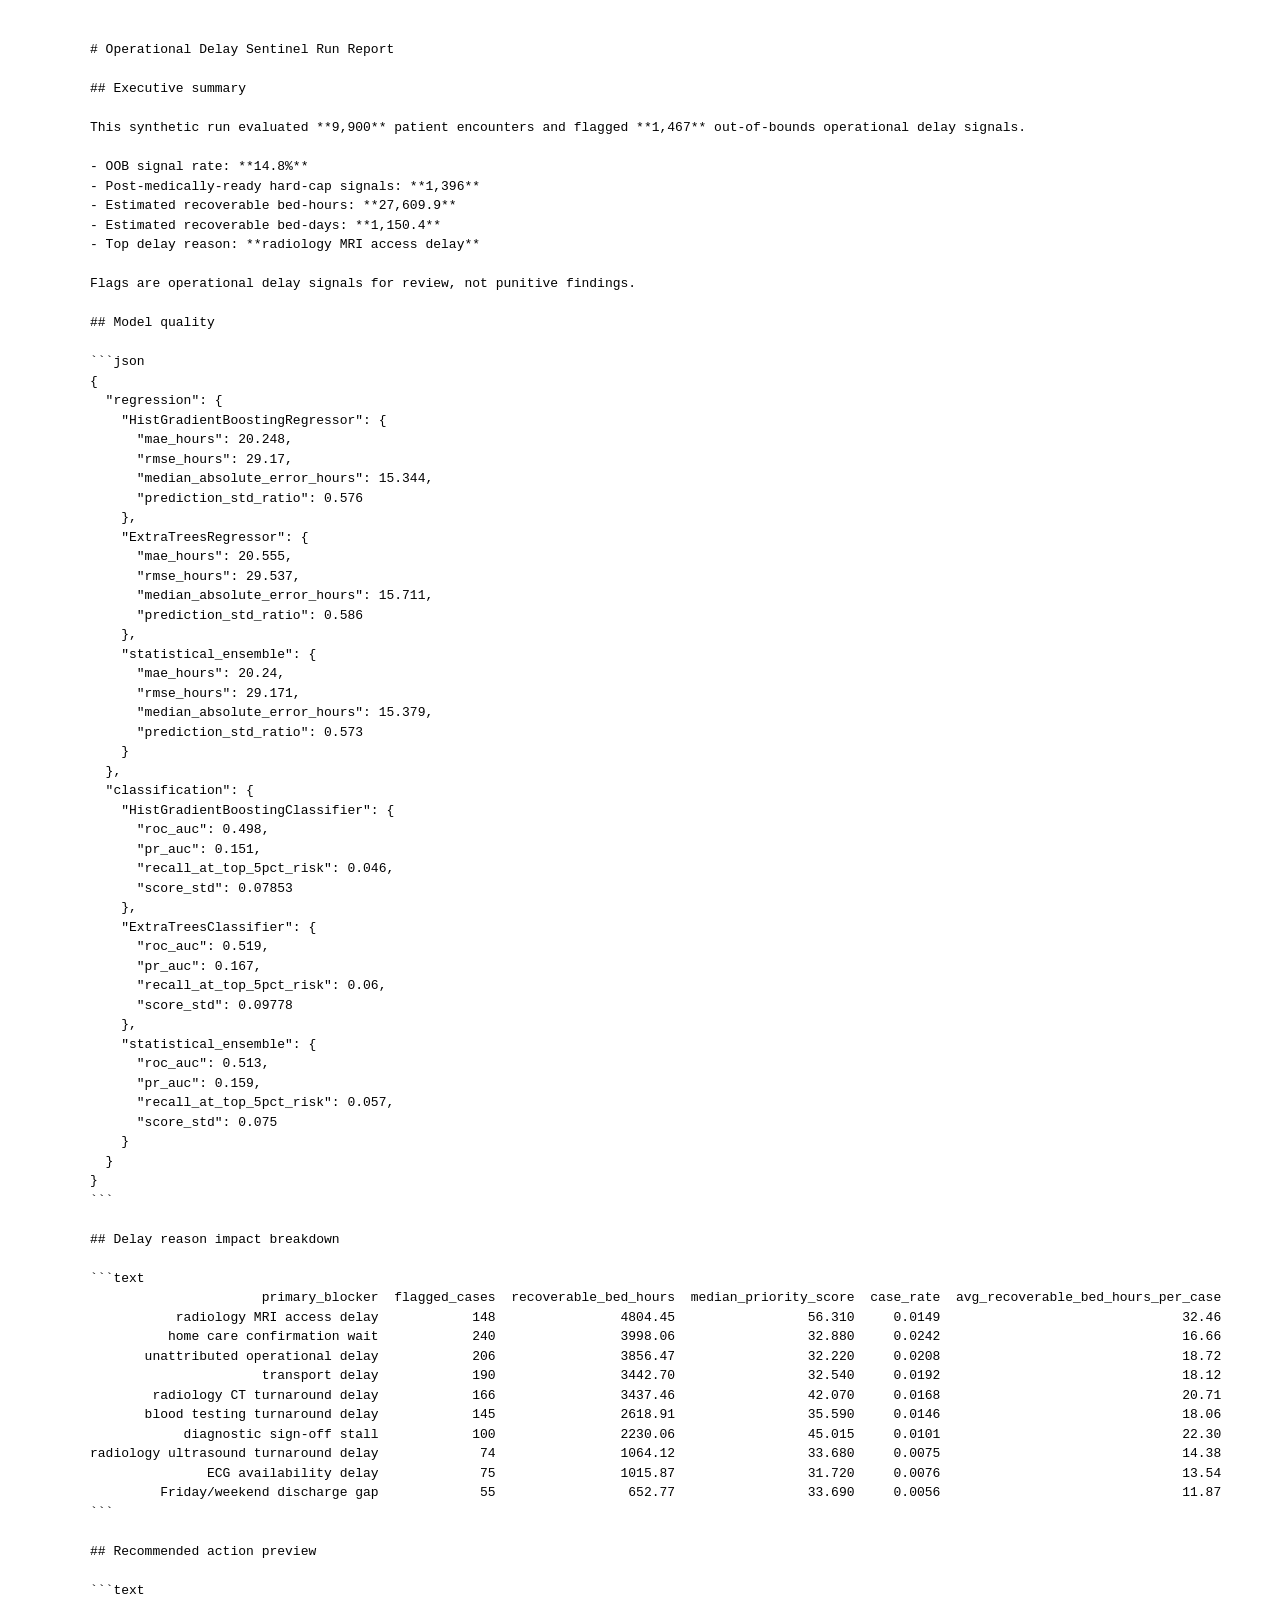
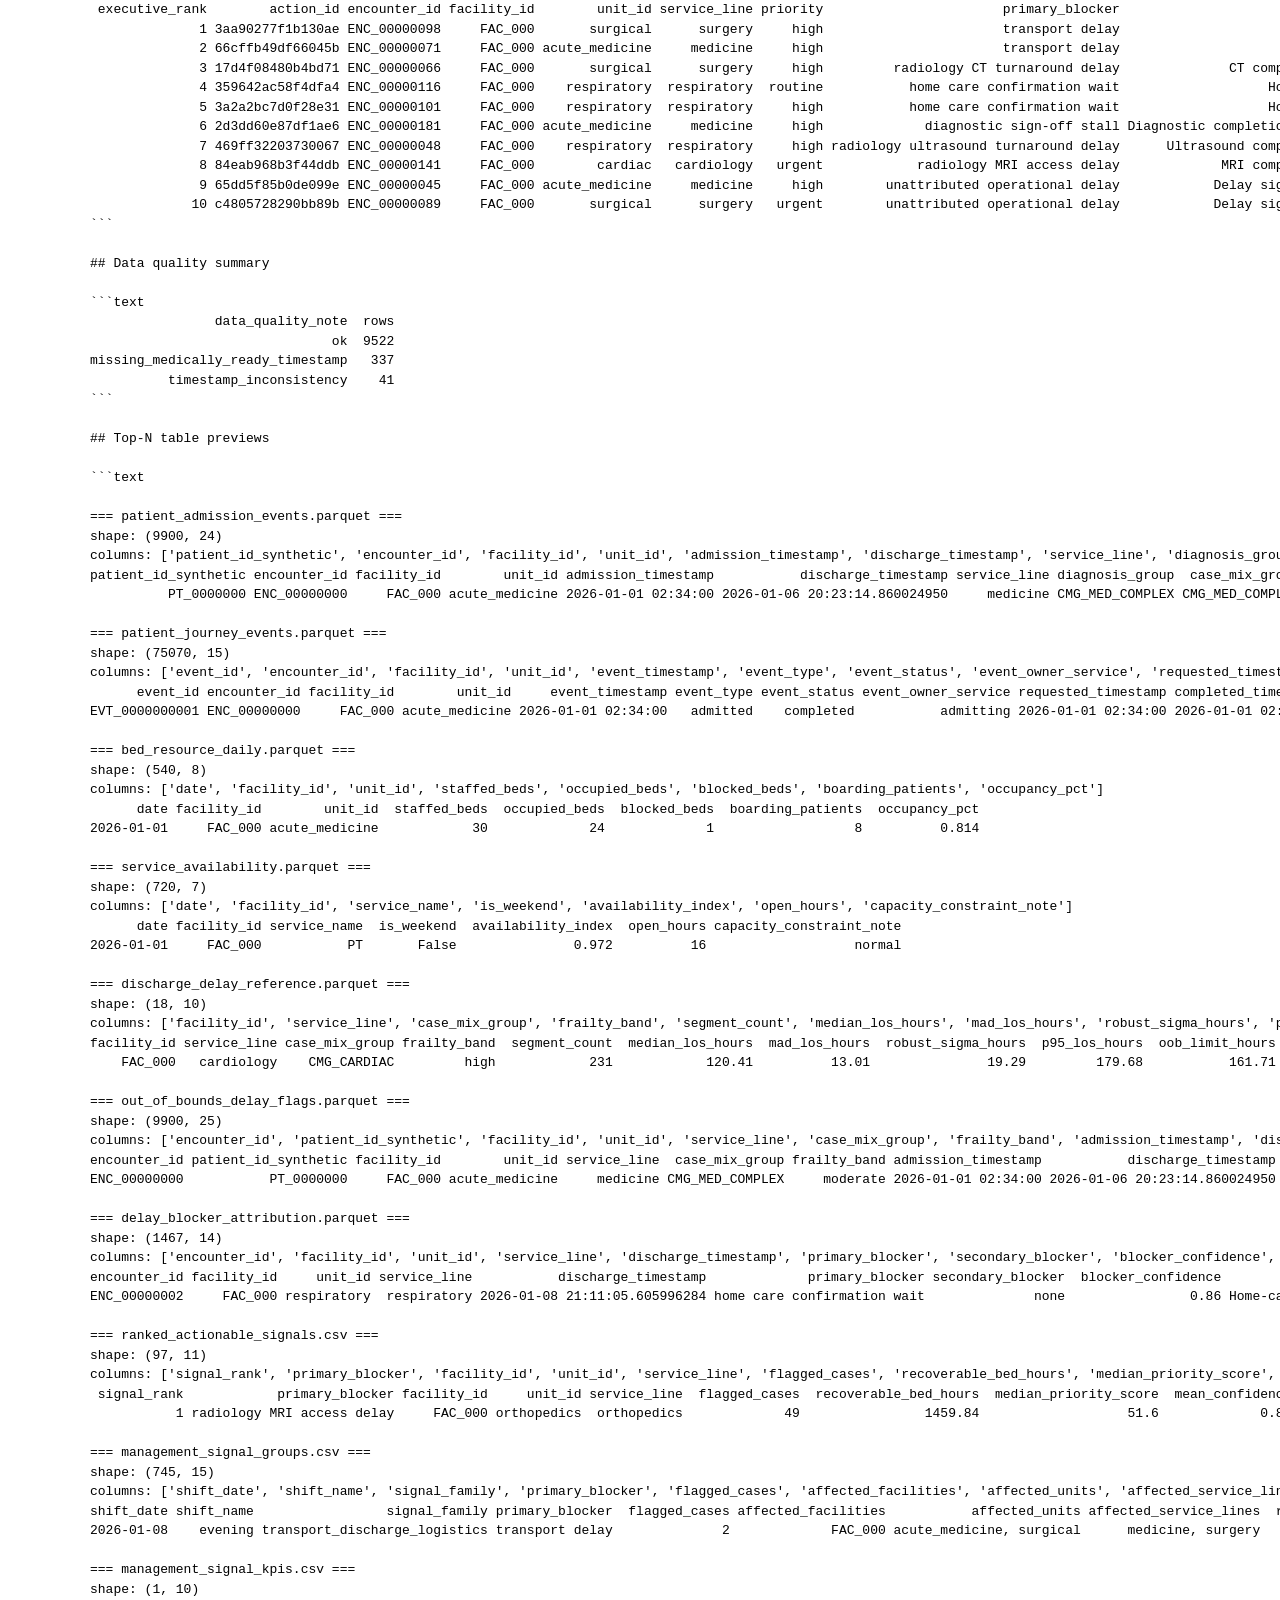
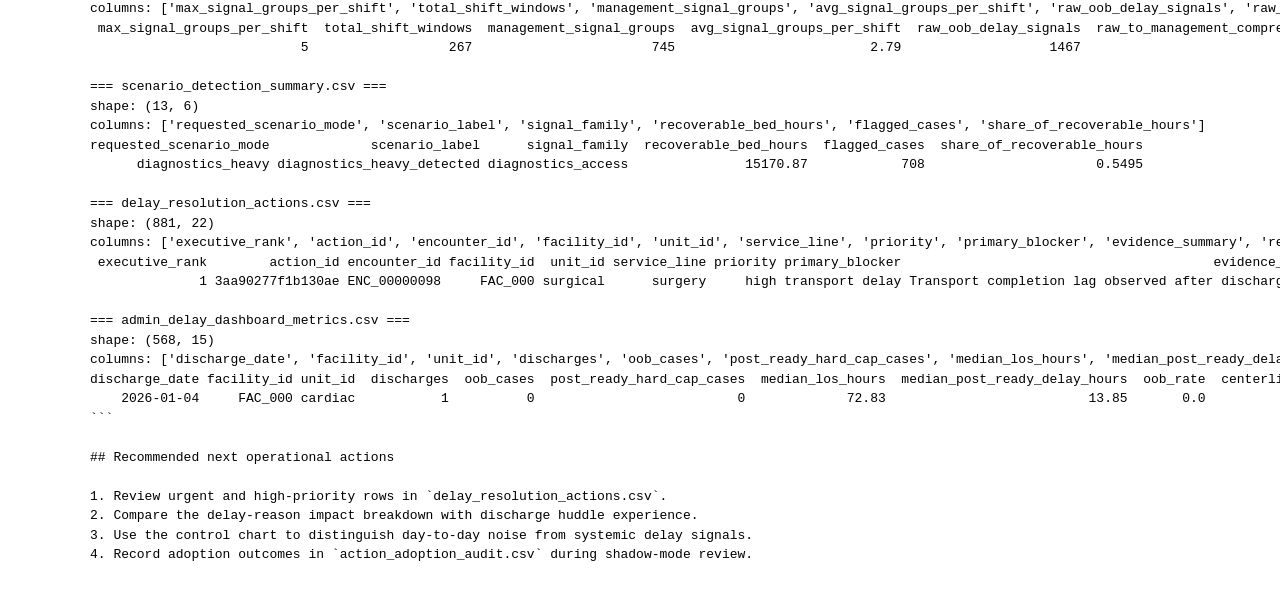
<file: sample_data/diagnostics_heavy/discharge_delay_sentinel_report.html>
<html><body style='font-family:Arial;max-width:1100px;margin:40px auto;line-height:1.5'><pre># Operational Delay Sentinel Run Report

## Executive summary

This synthetic run evaluated **9,900** patient encounters and flagged **1,467** out-of-bounds operational delay signals.

- OOB signal rate: **14.8%**
- Post-medically-ready hard-cap signals: **1,396**
- Estimated recoverable bed-hours: **27,609.9**
- Estimated recoverable bed-days: **1,150.4**
- Top delay reason: **radiology MRI access delay**

Flags are operational delay signals for review, not punitive findings.

## Model quality

```json
{
  "regression": {
    "HistGradientBoostingRegressor": {
      "mae_hours": 20.248,
      "rmse_hours": 29.17,
      "median_absolute_error_hours": 15.344,
      "prediction_std_ratio": 0.576
    },
    "ExtraTreesRegressor": {
      "mae_hours": 20.555,
      "rmse_hours": 29.537,
      "median_absolute_error_hours": 15.711,
      "prediction_std_ratio": 0.586
    },
    "statistical_ensemble": {
      "mae_hours": 20.24,
      "rmse_hours": 29.171,
      "median_absolute_error_hours": 15.379,
      "prediction_std_ratio": 0.573
    }
  },
  "classification": {
    "HistGradientBoostingClassifier": {
      "roc_auc": 0.498,
      "pr_auc": 0.151,
      "recall_at_top_5pct_risk": 0.046,
      "score_std": 0.07853
    },
    "ExtraTreesClassifier": {
      "roc_auc": 0.519,
      "pr_auc": 0.167,
      "recall_at_top_5pct_risk": 0.06,
      "score_std": 0.09778
    },
    "statistical_ensemble": {
      "roc_auc": 0.513,
      "pr_auc": 0.159,
      "recall_at_top_5pct_risk": 0.057,
      "score_std": 0.075
    }
  }
}
```

## Delay reason impact breakdown

```text
                      primary_blocker  flagged_cases  recoverable_bed_hours  median_priority_score  case_rate  avg_recoverable_bed_hours_per_case
           radiology MRI access delay            148                4804.45                 56.310     0.0149                               32.46
          home care confirmation wait            240                3998.06                 32.880     0.0242                               16.66
       unattributed operational delay            206                3856.47                 32.220     0.0208                               18.72
                      transport delay            190                3442.70                 32.540     0.0192                               18.12
        radiology CT turnaround delay            166                3437.46                 42.070     0.0168                               20.71
       blood testing turnaround delay            145                2618.91                 35.590     0.0146                               18.06
            diagnostic sign-off stall            100                2230.06                 45.015     0.0101                               22.30
radiology ultrasound turnaround delay             74                1064.12                 33.680     0.0075                               14.38
               ECG availability delay             75                1015.87                 31.720     0.0076                               13.54
         Friday/weekend discharge gap             55                 652.77                 33.690     0.0056                               11.87
```

## Recommended action preview

```text
 executive_rank        action_id encounter_id facility_id        unit_id service_line priority                       primary_blocker                                                            evidence_summary             recommended_owner                                                                                       recommended_action  target_resolution_hours  estimated_recoverable_bed_hours status  reviewed_by  reviewed_timestamp  action_taken  reason_not_actioned           discharge_timestamp shift_date shift_name                 signal_family
              1 3aa90277f1b130ae ENC_00000098     FAC_000       surgical      surgery     high                       transport delay                     Transport completion lag observed after discharge order patient_transport_coordinator                                        Review and address transport delay for this discharge dependency.                       24                            10.17    new          NaN                 NaN           NaN                  NaN 2026-01-08 18:11:40.611195096 2026-01-08    evening transport_discharge_logistics
              2 66cffb49df66045b ENC_00000071     FAC_000 acute_medicine     medicine     high                       transport delay                     Transport completion lag observed after discharge order patient_transport_coordinator                                        Review and address transport delay for this discharge dependency.                       24                             5.88    new          NaN                 NaN           NaN                  NaN 2026-01-08 16:20:40.829977412 2026-01-08    evening transport_discharge_logistics
              3 17d4f08480b4bd71 ENC_00000066     FAC_000       surgical      surgery     high         radiology CT turnaround delay              CT completion lag exceeded expected discharge-dependent window     radiology_operations_lead      Review CT queue priority, protocol readiness, and report finalization for discharge-dependent case.                       24                            11.68    new          NaN                 NaN           NaN                  NaN 2026-01-09 08:44:12.919986522 2026-01-09        day            diagnostics_access
              4 359642ac58f4dfa4 ENC_00000116     FAC_000    respiratory  respiratory  routine           home care confirmation wait                   Home-care confirmation exceeded expected operating window             home_care_liaison                            Review and address home care confirmation wait for this discharge dependency.                       48                             0.46    new          NaN                 NaN           NaN                  NaN 2026-01-09 09:35:44.730645544 2026-01-09        day        alc_community_capacity
              5 3a2a2bc7d0f28e31 ENC_00000101     FAC_000    respiratory  respiratory     high           home care confirmation wait                   Home-care confirmation exceeded expected operating window             home_care_liaison                            Review and address home care confirmation wait for this discharge dependency.                       24                            30.38    new          NaN                 NaN           NaN                  NaN 2026-01-09 18:53:46.004926072 2026-01-09    evening        alc_community_capacity
              6 2d3dd60e87df1ae6 ENC_00000181     FAC_000 acute_medicine     medicine     high             diagnostic sign-off stall Diagnostic completion or sign-off timing exceeded expected operating window   diagnostics_operations_lead                              Review and address diagnostic sign-off stall for this discharge dependency.                       24                            13.35    new          NaN                 NaN           NaN                  NaN 2026-01-09 22:43:58.165090270 2026-01-09    evening            diagnostics_access
              7 469ff32203730067 ENC_00000048     FAC_000    respiratory  respiratory     high radiology ultrasound turnaround delay      Ultrasound completion lag exceeded expected discharge-dependent window     radiology_operations_lead                Review ultrasound slot availability and report finalization for discharge-dependent case.                       24                             7.35    new          NaN                 NaN           NaN                  NaN 2026-01-09 18:29:16.816114398 2026-01-09    evening            diagnostics_access
              8 84eab968b3f44ddb ENC_00000141     FAC_000        cardiac   cardiology   urgent            radiology MRI access delay             MRI completion lag exceeded expected discharge-dependent window     radiology_operations_lead Review MRI access constraints and consider alternate imaging or escalation for discharge-dependent case.                       12                            36.62    new          NaN                 NaN           NaN                  NaN 2026-01-10 10:29:09.685021051 2026-01-10        day            diagnostics_access
              9 65dd5f85b0de099e ENC_00000045     FAC_000 acute_medicine     medicine     high        unattributed operational delay            Delay signal found but no single dependency explains the episode      patient_flow_coordinator                         Review and address unattributed operational delay for this discharge dependency.                       24                            28.03    new          NaN                 NaN           NaN                  NaN 2026-01-10 09:39:52.886625752 2026-01-10        day                  unattributed
             10 c4805728290bb89b ENC_00000089     FAC_000       surgical      surgery   urgent        unattributed operational delay            Delay signal found but no single dependency explains the episode      patient_flow_coordinator                         Review and address unattributed operational delay for this discharge dependency.                       12                            54.27    new          NaN                 NaN           NaN                  NaN 2026-01-10 18:19:11.009685825 2026-01-10    evening                  unattributed
```

## Data quality summary

```text
                data_quality_note  rows
                               ok  9522
missing_medically_ready_timestamp   337
          timestamp_inconsistency    41
```

## Top-N table previews

```text

=== patient_admission_events.parquet ===
shape: (9900, 24)
columns: ['patient_id_synthetic', 'encounter_id', 'facility_id', 'unit_id', 'admission_timestamp', 'discharge_timestamp', 'service_line', 'diagnosis_group', 'case_mix_group', 'triage_level', 'admission_source', 'age_band', 'frailty_band', 'complexity_score', 'expected_los_hours', 'actual_los_hours', 'medically_ready_timestamp', 'discharge_order_timestamp', 'alc_status', 'alc_status_late_coded', 'discharge_disposition', 'readmission_risk_band', 'synthetic_primary_blocker', 'synthetic_data_quality_note']
patient_id_synthetic encounter_id facility_id        unit_id admission_timestamp           discharge_timestamp service_line diagnosis_group  case_mix_group  triage_level admission_source age_band frailty_band  complexity_score  expected_los_hours  actual_los_hours     medically_ready_timestamp     discharge_order_timestamp  alc_status  alc_status_late_coded discharge_disposition readmission_risk_band synthetic_primary_blocker synthetic_data_quality_note
          PT_0000000 ENC_00000000     FAC_000 acute_medicine 2026-01-01 02:34:00 2026-01-06 20:23:14.860024950     medicine CMG_MED_COMPLEX CMG_MED_COMPLEX             3               ED      80+     moderate             0.639              132.59            137.82 2026-01-06 05:28:44.307583671 2026-01-06 05:53:04.959672895       False                  False                  home                   low                      none                          ok

=== patient_journey_events.parquet ===
shape: (75070, 15)
columns: ['event_id', 'encounter_id', 'facility_id', 'unit_id', 'event_timestamp', 'event_type', 'event_status', 'event_owner_service', 'requested_timestamp', 'completed_timestamp', 'event_duration_hours', 'is_weekend', 'is_after_hours', 'delay_reason_observed', 'dependency_event_id']
      event_id encounter_id facility_id        unit_id     event_timestamp event_type event_status event_owner_service requested_timestamp completed_timestamp  event_duration_hours  is_weekend  is_after_hours delay_reason_observed dependency_event_id
EVT_0000000001 ENC_00000000     FAC_000 acute_medicine 2026-01-01 02:34:00   admitted    completed           admitting 2026-01-01 02:34:00 2026-01-01 02:34:00                   0.0       False            True                  none                None

=== bed_resource_daily.parquet ===
shape: (540, 8)
columns: ['date', 'facility_id', 'unit_id', 'staffed_beds', 'occupied_beds', 'blocked_beds', 'boarding_patients', 'occupancy_pct']
      date facility_id        unit_id  staffed_beds  occupied_beds  blocked_beds  boarding_patients  occupancy_pct
2026-01-01     FAC_000 acute_medicine            30             24             1                  8          0.814

=== service_availability.parquet ===
shape: (720, 7)
columns: ['date', 'facility_id', 'service_name', 'is_weekend', 'availability_index', 'open_hours', 'capacity_constraint_note']
      date facility_id service_name  is_weekend  availability_index  open_hours capacity_constraint_note
2026-01-01     FAC_000           PT       False               0.972          16                   normal

=== discharge_delay_reference.parquet ===
shape: (18, 10)
columns: ['facility_id', 'service_line', 'case_mix_group', 'frailty_band', 'segment_count', 'median_los_hours', 'mad_los_hours', 'robust_sigma_hours', 'p95_los_hours', 'oob_limit_hours']
facility_id service_line case_mix_group frailty_band  segment_count  median_los_hours  mad_los_hours  robust_sigma_hours  p95_los_hours  oob_limit_hours
    FAC_000   cardiology    CMG_CARDIAC         high            231            120.41          13.01               19.29         179.68           161.71

=== out_of_bounds_delay_flags.parquet ===
shape: (9900, 25)
columns: ['encounter_id', 'patient_id_synthetic', 'facility_id', 'unit_id', 'service_line', 'case_mix_group', 'frailty_band', 'admission_timestamp', 'discharge_timestamp', 'medically_ready_timestamp', 'actual_los_hours', 'expected_los_hours', 'median_los_hours', 'oob_limit_hours', 'hours_above_limit', 'hours_after_medically_ready', 'post_ready_excess_hours', 'robust_los_oob_flag', 'post_ready_hard_cap_flag', 'control_chart_signal_flag', 'oob_flag', 'priority_score', 'alc_status', 'synthetic_primary_blocker', 'synthetic_data_quality_note']
encounter_id patient_id_synthetic facility_id        unit_id service_line  case_mix_group frailty_band admission_timestamp           discharge_timestamp     medically_ready_timestamp  actual_los_hours  expected_los_hours  median_los_hours  oob_limit_hours  hours_above_limit  hours_after_medically_ready  post_ready_excess_hours  robust_los_oob_flag  post_ready_hard_cap_flag  control_chart_signal_flag  oob_flag  priority_score  alc_status synthetic_primary_blocker synthetic_data_quality_note
ENC_00000000           PT_0000000     FAC_000 acute_medicine     medicine CMG_MED_COMPLEX     moderate 2026-01-01 02:34:00 2026-01-06 20:23:14.860024950 2026-01-06 05:28:44.307583671            137.82              132.59            127.48           174.15                0.0                        14.91                      0.0                False                     False                      False     False             0.0       False                      none                          ok

=== delay_blocker_attribution.parquet ===
shape: (1467, 14)
columns: ['encounter_id', 'facility_id', 'unit_id', 'service_line', 'discharge_timestamp', 'primary_blocker', 'secondary_blocker', 'blocker_confidence', 'evidence_summary', 'hours_above_limit', 'hours_after_medically_ready', 'post_ready_excess_hours', 'estimated_recoverable_bed_hours', 'priority_score']
encounter_id facility_id     unit_id service_line           discharge_timestamp             primary_blocker secondary_blocker  blocker_confidence                                          evidence_summary  hours_above_limit  hours_after_medically_ready  post_ready_excess_hours  estimated_recoverable_bed_hours  priority_score
ENC_00000002     FAC_000 respiratory  respiratory 2026-01-08 21:11:05.605996284 home care confirmation wait              none                0.86 Home-care confirmation exceeded expected operating window                0.0                        52.98                     4.98                              0.0           20.74

=== ranked_actionable_signals.csv ===
shape: (97, 11)
columns: ['signal_rank', 'primary_blocker', 'facility_id', 'unit_id', 'service_line', 'flagged_cases', 'recoverable_bed_hours', 'median_priority_score', 'mean_confidence', 'signal_family', 'actionability_score']
 signal_rank            primary_blocker facility_id     unit_id service_line  flagged_cases  recoverable_bed_hours  median_priority_score  mean_confidence      signal_family  actionability_score
           1 radiology MRI access delay     FAC_000 orthopedics  orthopedics             49                1459.84                   51.6             0.84 diagnostics_access               832.96

=== management_signal_groups.csv ===
shape: (745, 15)
columns: ['shift_date', 'shift_name', 'signal_family', 'primary_blocker', 'flagged_cases', 'affected_facilities', 'affected_units', 'affected_service_lines', 'recoverable_bed_hours', 'median_priority_score', 'mean_confidence', 'management_score', 'recommended_owner', 'recommended_management_action', 'signal_group_rank']
shift_date shift_name                 signal_family primary_blocker  flagged_cases affected_facilities           affected_units affected_service_lines  recoverable_bed_hours  median_priority_score  mean_confidence  management_score             recommended_owner                                     recommended_management_action  signal_group_rank
2026-01-08    evening transport_discharge_logistics transport delay              2             FAC_000 acute_medicine, surgical      medicine, surgery                  16.05                  38.87             0.78             53.68 patient_transport_coordinator Review and address transport delay for this discharge dependency.                  1

=== management_signal_kpis.csv ===
shape: (1, 10)
columns: ['max_signal_groups_per_shift', 'total_shift_windows', 'management_signal_groups', 'avg_signal_groups_per_shift', 'raw_oob_delay_signals', 'raw_to_management_compression_ratio', 'management_recoverable_bed_hours', 'alc_wait_cases', 'alc_wait_case_rate', 'alc_recoverable_bed_hours']
 max_signal_groups_per_shift  total_shift_windows  management_signal_groups  avg_signal_groups_per_shift  raw_oob_delay_signals  raw_to_management_compression_ratio  management_recoverable_bed_hours  alc_wait_cases  alc_wait_case_rate  alc_recoverable_bed_hours
                           5                  267                       745                         2.79                   1467                                 1.97                          27565.23               7              0.0007                      68.83

=== scenario_detection_summary.csv ===
shape: (13, 6)
columns: ['requested_scenario_mode', 'scenario_label', 'signal_family', 'recoverable_bed_hours', 'flagged_cases', 'share_of_recoverable_hours']
requested_scenario_mode             scenario_label      signal_family  recoverable_bed_hours  flagged_cases  share_of_recoverable_hours
      diagnostics_heavy diagnostics_heavy_detected diagnostics_access               15170.87            708                      0.5495

=== delay_resolution_actions.csv ===
shape: (881, 22)
columns: ['executive_rank', 'action_id', 'encounter_id', 'facility_id', 'unit_id', 'service_line', 'priority', 'primary_blocker', 'evidence_summary', 'recommended_owner', 'recommended_action', 'target_resolution_hours', 'estimated_recoverable_bed_hours', 'status', 'reviewed_by', 'reviewed_timestamp', 'action_taken', 'reason_not_actioned', 'discharge_timestamp', 'shift_date', 'shift_name', 'signal_family']
 executive_rank        action_id encounter_id facility_id  unit_id service_line priority primary_blocker                                        evidence_summary             recommended_owner                                                recommended_action  target_resolution_hours  estimated_recoverable_bed_hours status  reviewed_by  reviewed_timestamp  action_taken  reason_not_actioned           discharge_timestamp shift_date shift_name                 signal_family
              1 3aa90277f1b130ae ENC_00000098     FAC_000 surgical      surgery     high transport delay Transport completion lag observed after discharge order patient_transport_coordinator Review and address transport delay for this discharge dependency.                       24                            10.17    new          NaN                 NaN           NaN                  NaN 2026-01-08 18:11:40.611195096 2026-01-08    evening transport_discharge_logistics

=== admin_delay_dashboard_metrics.csv ===
shape: (568, 15)
columns: ['discharge_date', 'facility_id', 'unit_id', 'discharges', 'oob_cases', 'post_ready_hard_cap_cases', 'median_los_hours', 'median_post_ready_delay_hours', 'oob_rate', 'centerline_oob_rate', 'sigma_oob_rate', 'upper_control_limit', 'control_chart_signal_flag', 'top_blocker', 'estimated_bed_days_recoverable']
discharge_date facility_id unit_id  discharges  oob_cases  post_ready_hard_cap_cases  median_los_hours  median_post_ready_delay_hours  oob_rate  centerline_oob_rate  sigma_oob_rate  upper_control_limit  control_chart_signal_flag                top_blocker  estimated_bed_days_recoverable
    2026-01-04     FAC_000 cardiac           1          0                          0             72.83                          13.85       0.0             0.089791        0.131079             0.483027                      False computed_after_attribution                             NaN
```

## Recommended next operational actions

1. Review urgent and high-priority rows in `delay_resolution_actions.csv`.
2. Compare the delay-reason impact breakdown with discharge huddle experience.
3. Use the control chart to distinguish day-to-day noise from systemic delay signals.
4. Record adoption outcomes in `action_adoption_audit.csv` during shadow-mode review.
</pre></body></html>
</file>
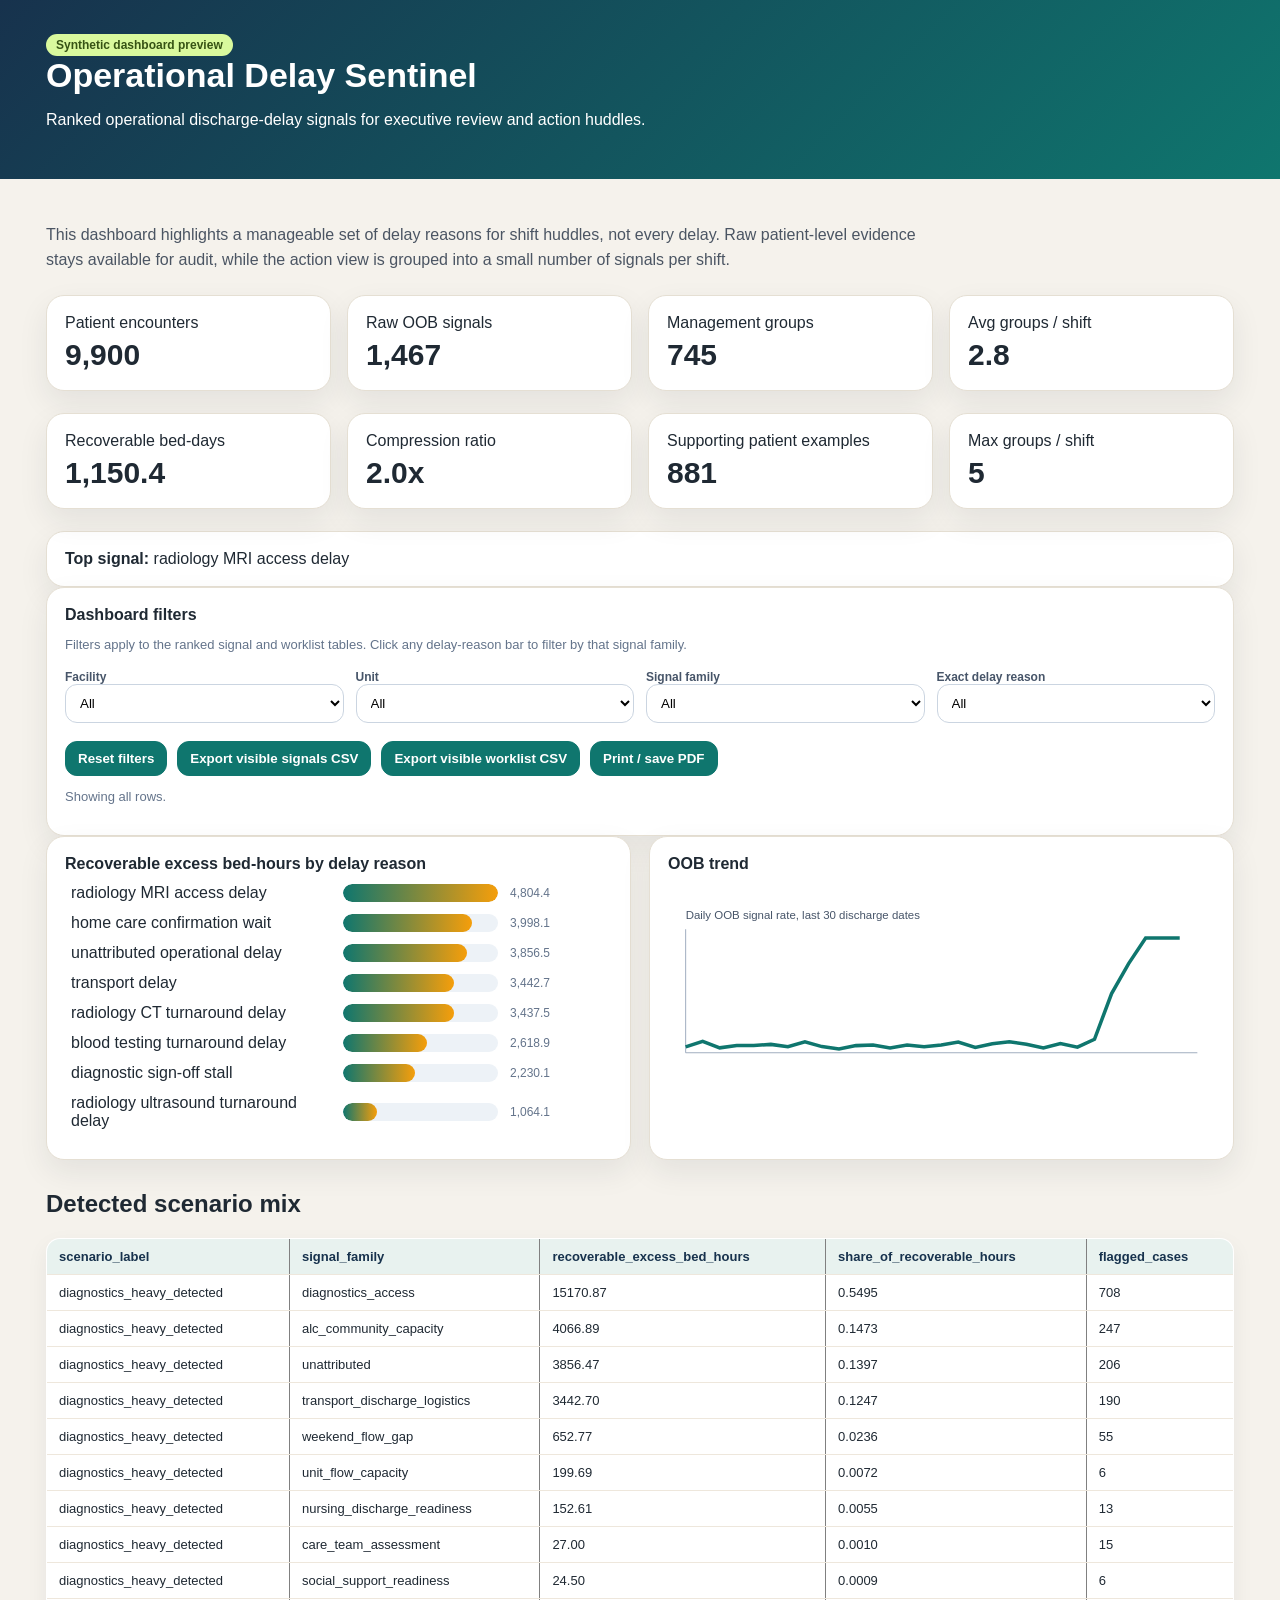
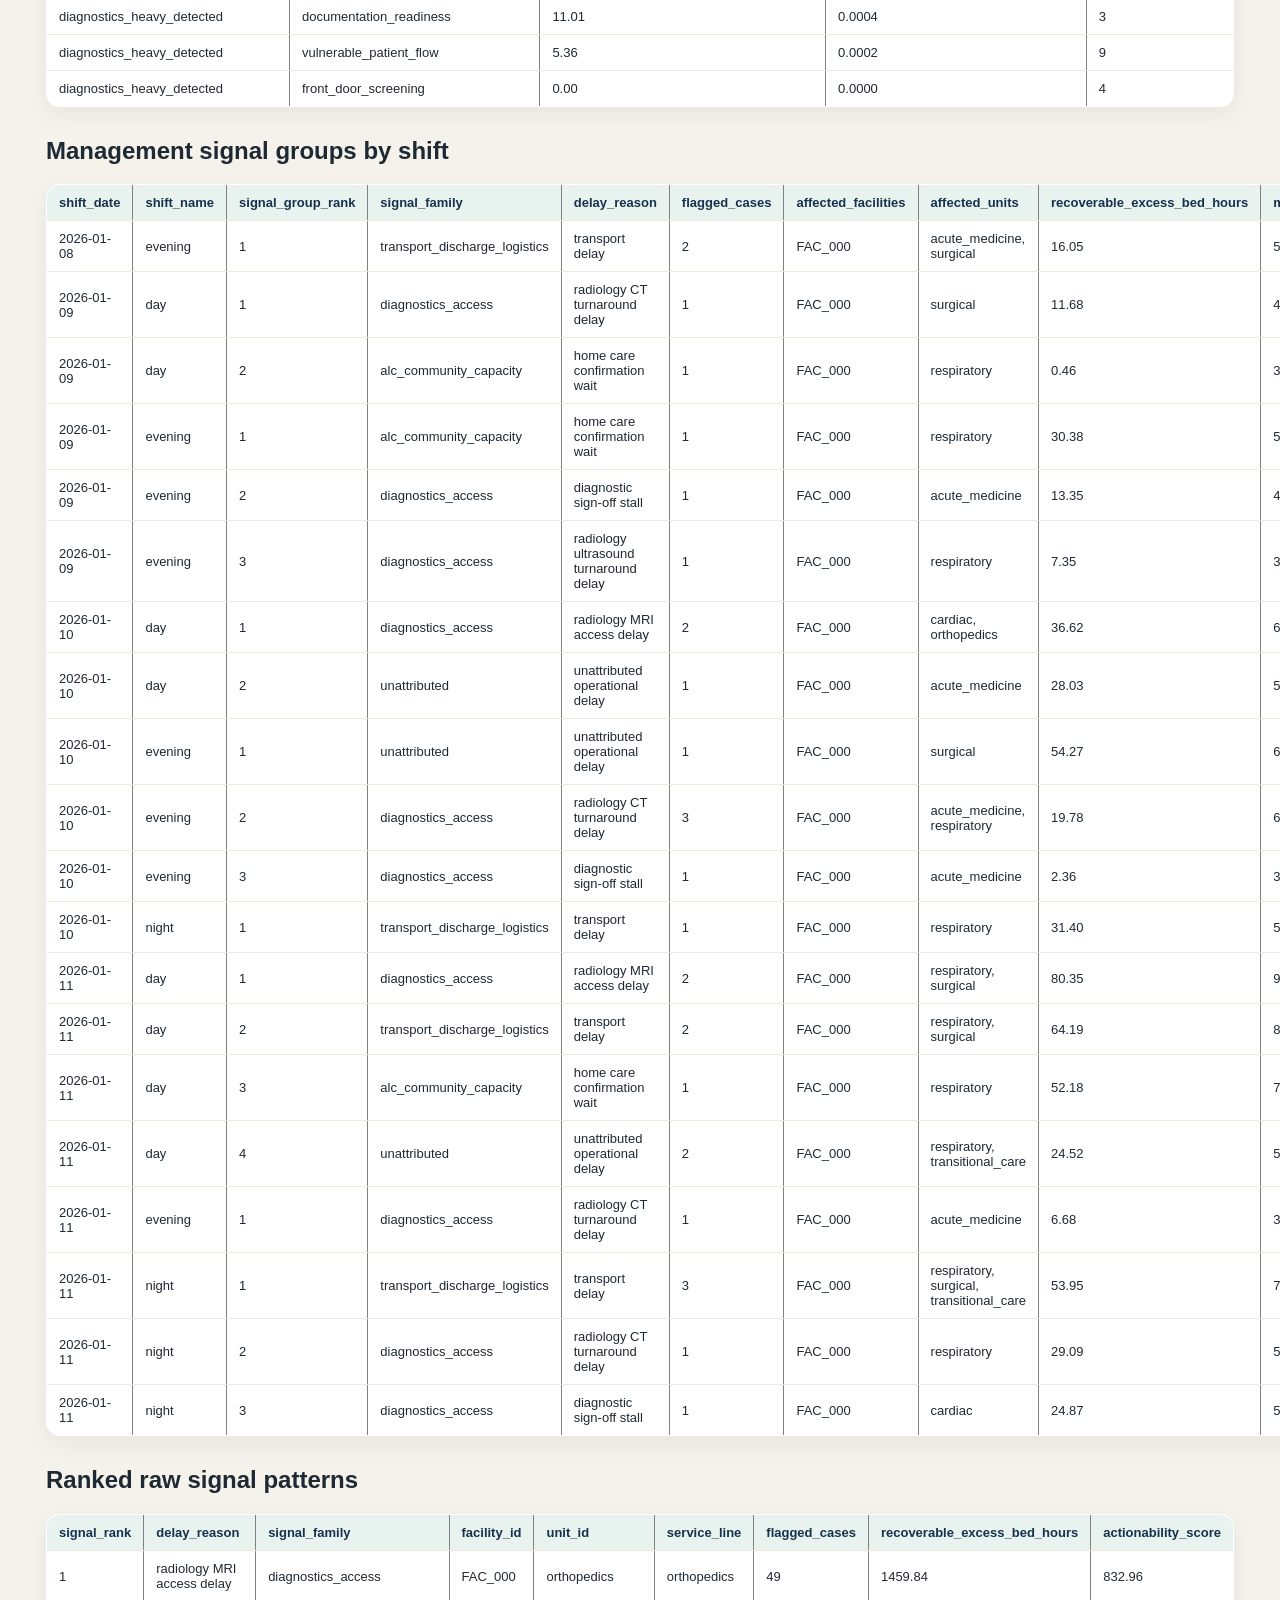
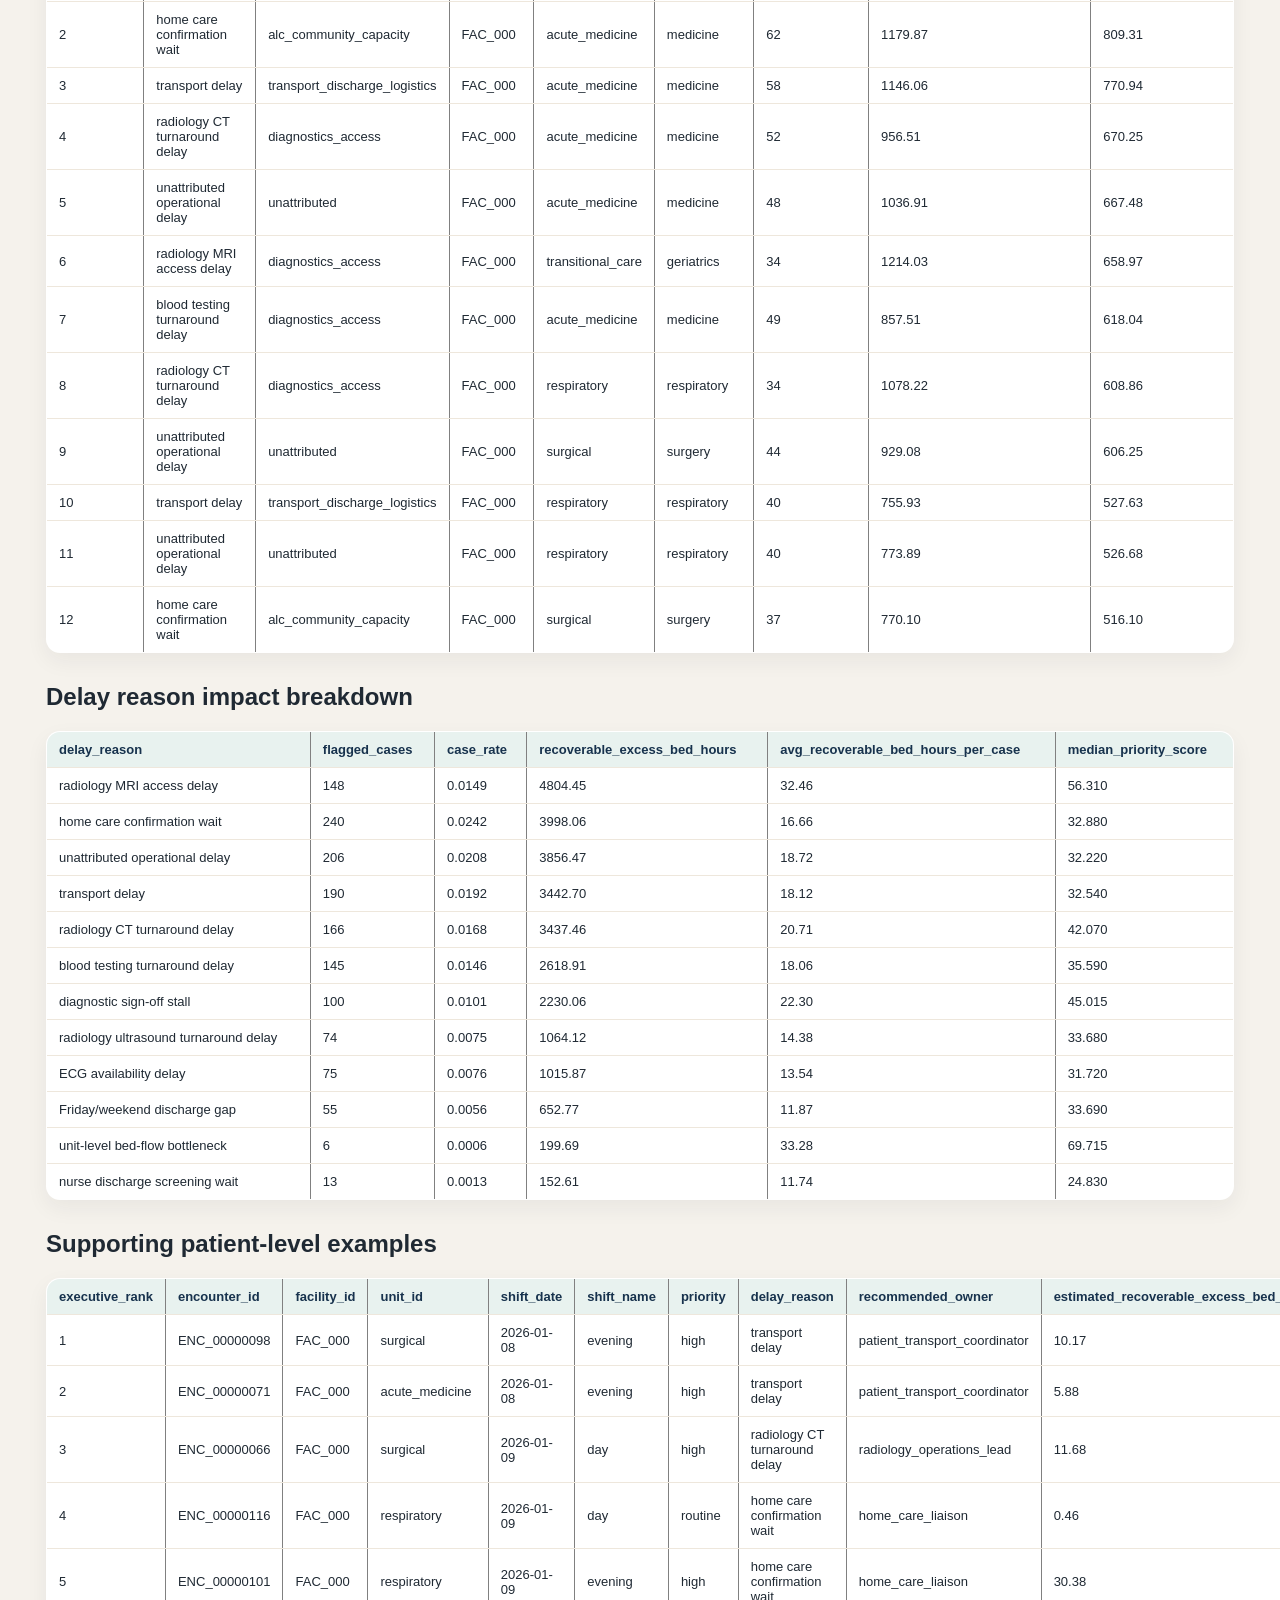
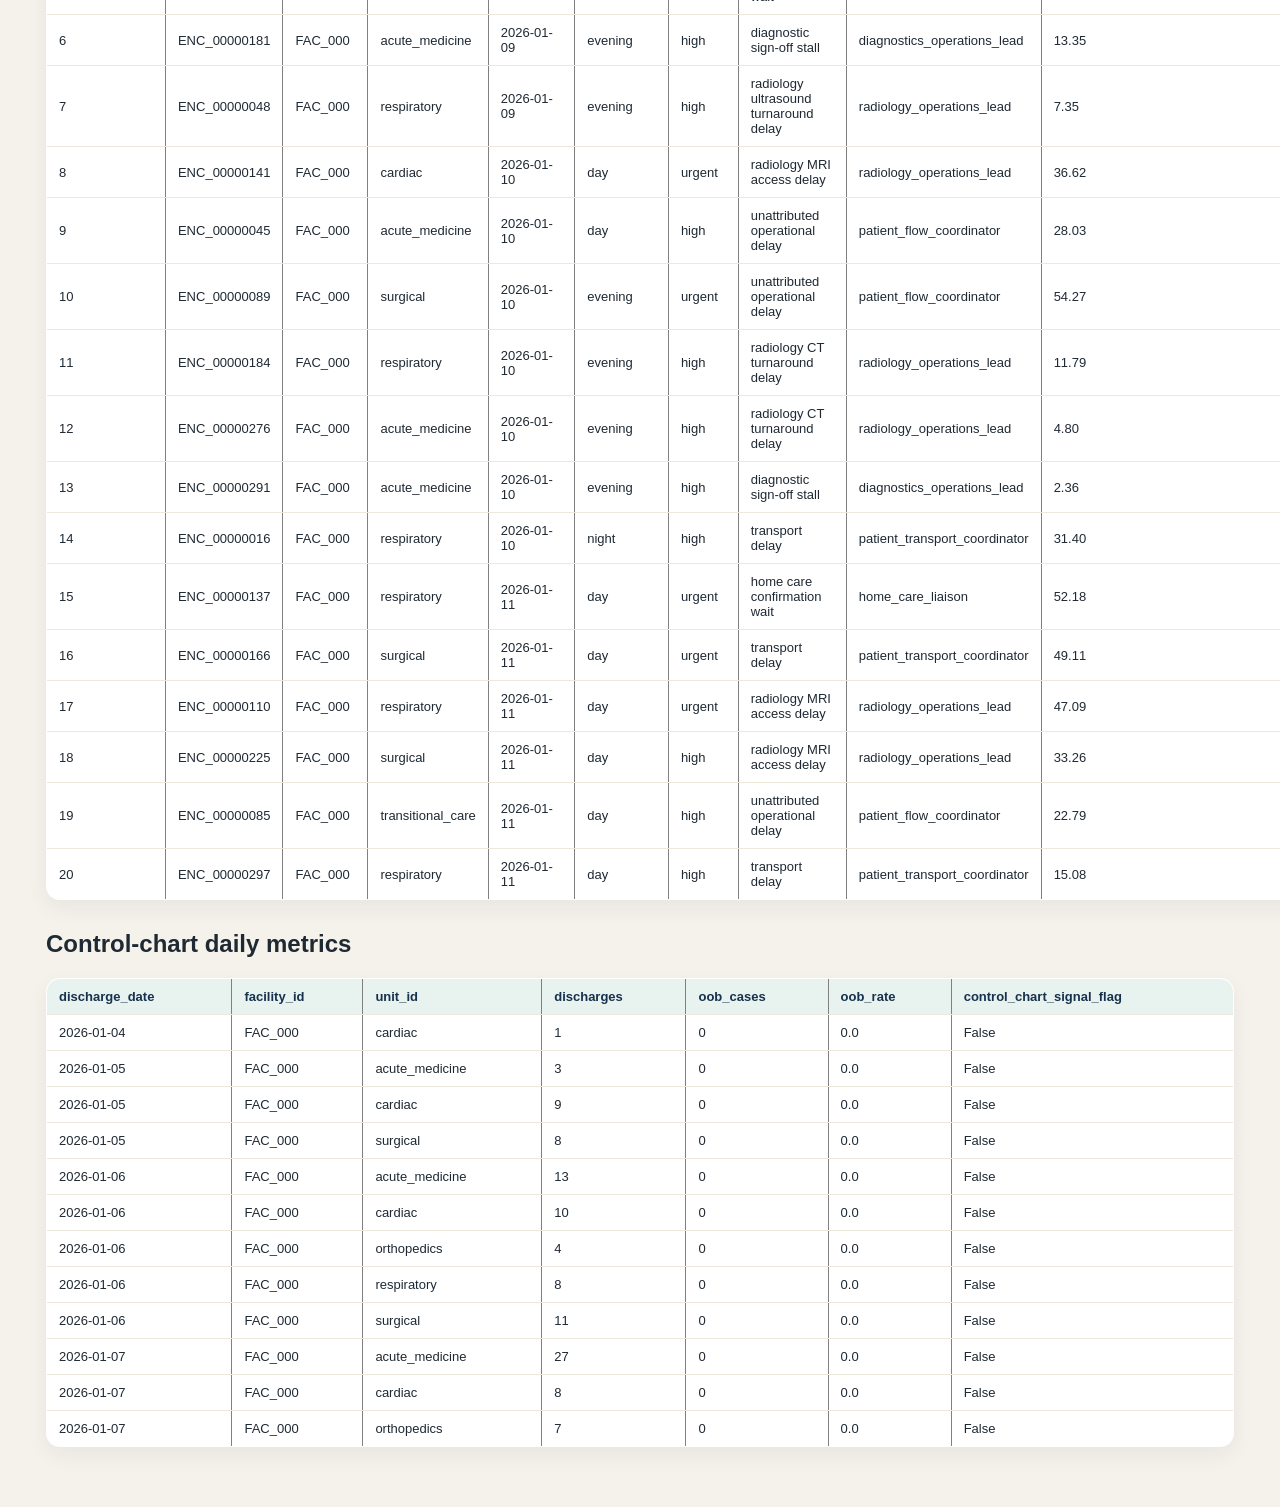
<file: sample_data/diagnostics_heavy/operational_delay_dashboard.html>
<!doctype html><html><head><meta charset='utf-8'><title>Operational Delay Sentinel Dashboard</title>
    <style>
      body{font-family: ui-sans-serif, -apple-system, BlinkMacSystemFont, 'Segoe UI', sans-serif; margin:0; background:#f5f2ec; color:#1f2933;}
      header{background:linear-gradient(135deg,#17324d,#0f766e); color:white; padding:34px 46px;}
      main{padding:28px 46px 60px;}
      .grid{display:grid; grid-template-columns:repeat(4,minmax(0,1fr)); gap:16px; margin:22px 0;}
      .card{background:white; border:1px solid #e5dfd3; border-radius:18px; padding:18px; box-shadow:0 12px 30px rgba(31,41,51,.08);}
      .metric{font-size:30px; font-weight:800; margin-top:6px;}
      h1{margin:0; font-size:34px;} h2{margin-top:30px;}
      table{width:100%; border-collapse:collapse; background:white; border-radius:14px; overflow:hidden; box-shadow:0 8px 22px rgba(31,41,51,.06);}
      th,td{padding:10px 12px; border-bottom:1px solid #eee7dc; text-align:left; font-size:13px;}
      th{background:#e8f2ef; color:#17324d;}
      .note{max-width:900px; color:#4b5563; line-height:1.55;}
      .pill{display:inline-block; padding:4px 10px; border-radius:999px; background:#d9f99d; color:#365314; font-weight:700; font-size:12px;}
      .barrow{display:grid; grid-template-columns:260px 1fr 96px; gap:12px; align-items:center; margin:10px 0;}
      .bartrack{height:18px; background:#edf2f7; border-radius:999px; overflow:hidden;}
      .bar{height:18px; background:linear-gradient(90deg,#0f766e,#f59e0b); border-radius:999px;}
      .small{font-size:12px;color:#64748b}.chartwrap{display:grid;grid-template-columns:1fr 1fr;gap:18px}.charttitle{font-weight:800;margin-bottom:8px}
      .filters{display:grid;grid-template-columns:repeat(4,minmax(160px,1fr));gap:12px;margin:18px 0}.filters label{font-size:12px;font-weight:800;color:#475569}.filters select{width:100%;padding:10px;border:1px solid #cbd5e1;border-radius:12px;background:white}.muted{color:#64748b;font-size:13px}
      .barbutton{width:100%;border:0;background:transparent;text-align:left;cursor:pointer;font:inherit;color:inherit}.barbutton:hover .bar{filter:brightness(1.1)}.barbutton:focus{outline:3px solid #f59e0b;outline-offset:3px;border-radius:12px}.toolbar{display:flex;gap:10px;flex-wrap:wrap;margin-top:12px}.toolbar button{border:1px solid #0f766e;background:#0f766e;color:white;border-radius:12px;padding:9px 12px;font-weight:800;cursor:pointer}.toolbar button:hover{background:#115e59}@media print{.toolbar,.filters,#filterStatus{display:none}.card{box-shadow:none}.chartwrap{grid-template-columns:1fr}}
    </style>
    </head><body>
<header><span class='pill'>Synthetic dashboard preview</span><h1>Operational Delay Sentinel</h1><p>Ranked operational discharge-delay signals for executive review and action huddles.</p></header>
<main>
<p class='note'>This dashboard highlights a manageable set of delay reasons for shift huddles, not every delay. Raw patient-level evidence stays available for audit, while the action view is grouped into a small number of signals per shift.</p>
<section class='grid'>
  <div class='card'><div>Patient encounters</div><div class='metric'>9,900</div></div>
  <div class='card'><div>Raw OOB signals</div><div class='metric'>1,467</div></div>
  <div class='card'><div>Management groups</div><div class='metric'>745</div></div>
  <div class='card'><div>Avg groups / shift</div><div class='metric'>2.8</div></div>
</section>
<section class='grid'>
  <div class='card'><div>Recoverable bed-days</div><div class='metric'>1,150.4</div></div>
  <div class='card'><div>Compression ratio</div><div class='metric'>2.0x</div></div>
  <div class='card'><div>Supporting patient examples</div><div class='metric'>881</div></div>
  <div class='card'><div>Max groups / shift</div><div class='metric'>5</div></div>
</section>
<section class='card'><strong>Top signal:</strong> radiology MRI access delay</section>
<section class='card'><div class='charttitle'>Dashboard filters</div><p class='muted'>Filters apply to the ranked signal and worklist tables. Click any delay-reason bar to filter by that signal family.</p><div class='filters'>
<label>Facility<select id='facilityFilter'><option value='all'>All</option><option value='FAC_000'>FAC_000</option></select></label>
<label>Unit<select id='unitFilter'><option value='all'>All</option><option value='acute_medicine'>acute_medicine</option><option value='cardiac'>cardiac</option><option value='orthopedics'>orthopedics</option><option value='respiratory'>respiratory</option><option value='surgical'>surgical</option><option value='transitional_care'>transitional_care</option></select></label>
<label>Signal family<select id='familyFilter'><option value='all'>All</option><option value='alc_community_capacity'>alc_community_capacity</option><option value='care_team_assessment'>care_team_assessment</option><option value='diagnostics_access'>diagnostics_access</option><option value='documentation_readiness'>documentation_readiness</option><option value='front_door_screening'>front_door_screening</option><option value='nursing_discharge_readiness'>nursing_discharge_readiness</option><option value='pharmacy_discharge_readiness'>pharmacy_discharge_readiness</option><option value='social_support_readiness'>social_support_readiness</option><option value='transport_discharge_logistics'>transport_discharge_logistics</option><option value='unattributed'>unattributed</option><option value='unit_flow_capacity'>unit_flow_capacity</option><option value='vulnerable_patient_flow'>vulnerable_patient_flow</option><option value='weekend_flow_gap'>weekend_flow_gap</option></select></label>
<label>Exact delay reason<select id='blockerFilter'><option value='all'>All</option><option value='ALC placement wait'>ALC placement wait</option><option value='ECG availability delay'>ECG availability delay</option><option value='Friday/weekend discharge gap'>Friday/weekend discharge gap</option><option value='blood testing turnaround delay'>blood testing turnaround delay</option><option value='diagnostic sign-off stall'>diagnostic sign-off stall</option><option value='discharge documentation readiness wait'>discharge documentation readiness wait</option><option value='home care confirmation wait'>home care confirmation wait</option><option value='interpreter availability wait'>interpreter availability wait</option><option value='nurse discharge screening wait'>nurse discharge screening wait</option><option value='pharmacy discharge delay'>pharmacy discharge delay</option><option value='radiology CT turnaround delay'>radiology CT turnaround delay</option><option value='radiology MRI access delay'>radiology MRI access delay</option><option value='radiology ultrasound turnaround delay'>radiology ultrasound turnaround delay</option><option value='social work assessment wait'>social work assessment wait</option><option value='therapy assessment stall'>therapy assessment stall</option><option value='transport delay'>transport delay</option><option value='triage screening backlog'>triage screening backlog</option><option value='unattributed operational delay'>unattributed operational delay</option><option value='unit-level bed-flow bottleneck'>unit-level bed-flow bottleneck</option><option value='vulnerable patient porter wait'>vulnerable patient porter wait</option></select></label>
</div><div class='toolbar'><button type='button' onclick='resetFilters()'>Reset filters</button><button type='button' onclick='exportVisibleRows("signalsTable","visible_ranked_signals.csv")'>Export visible signals CSV</button><button type='button' onclick='exportVisibleRows("actionsTable","visible_executive_worklist.csv")'>Export visible worklist CSV</button><button type='button' onclick='window.print()'>Print / save PDF</button></div><p id='filterStatus' class='muted'>Showing all rows.</p></section>
<div class='chartwrap'>
<section class='card'><div class='charttitle'>Recoverable excess bed-hours by delay reason</div><button class='barrow barbutton' type='button' data-family='diagnostics_access' data-blocker='radiology MRI access delay' title='Filter worklist to diagnostics_access'><div>radiology MRI access delay</div><div class='bartrack'><div class='bar' style='width:100.0%'></div></div><div class='small'>4,804.4</div></button><button class='barrow barbutton' type='button' data-family='alc_community_capacity' data-blocker='home care confirmation wait' title='Filter worklist to alc_community_capacity'><div>home care confirmation wait</div><div class='bartrack'><div class='bar' style='width:83.2%'></div></div><div class='small'>3,998.1</div></button><button class='barrow barbutton' type='button' data-family='unattributed' data-blocker='unattributed operational delay' title='Filter worklist to unattributed'><div>unattributed operational delay</div><div class='bartrack'><div class='bar' style='width:80.3%'></div></div><div class='small'>3,856.5</div></button><button class='barrow barbutton' type='button' data-family='transport_discharge_logistics' data-blocker='transport delay' title='Filter worklist to transport_discharge_logistics'><div>transport delay</div><div class='bartrack'><div class='bar' style='width:71.7%'></div></div><div class='small'>3,442.7</div></button><button class='barrow barbutton' type='button' data-family='diagnostics_access' data-blocker='radiology CT turnaround delay' title='Filter worklist to diagnostics_access'><div>radiology CT turnaround delay</div><div class='bartrack'><div class='bar' style='width:71.5%'></div></div><div class='small'>3,437.5</div></button><button class='barrow barbutton' type='button' data-family='diagnostics_access' data-blocker='blood testing turnaround delay' title='Filter worklist to diagnostics_access'><div>blood testing turnaround delay</div><div class='bartrack'><div class='bar' style='width:54.5%'></div></div><div class='small'>2,618.9</div></button><button class='barrow barbutton' type='button' data-family='diagnostics_access' data-blocker='diagnostic sign-off stall' title='Filter worklist to diagnostics_access'><div>diagnostic sign-off stall</div><div class='bartrack'><div class='bar' style='width:46.4%'></div></div><div class='small'>2,230.1</div></button><button class='barrow barbutton' type='button' data-family='diagnostics_access' data-blocker='radiology ultrasound turnaround delay' title='Filter worklist to diagnostics_access'><div>radiology ultrasound turnaround delay</div><div class='bartrack'><div class='bar' style='width:22.1%'></div></div><div class='small'>1,064.1</div></button></section>
<section class='card'><div class='charttitle'>OOB trend</div><svg viewBox='0 0 620 200' width='100%' height='220' role='img'><line x1='20' y1='170' x2='600' y2='170' stroke='#94a3b8'/><line x1='20' y1='30' x2='20' y2='170' stroke='#94a3b8'/><polyline fill='none' stroke='#0f766e' stroke-width='4' points='20.0,163.3 39.3,157.0 58.6,164.4 77.9,161.7 97.2,161.7 116.6,160.5 135.9,163.1 155.2,157.5 174.5,163.0 193.8,165.8 213.1,161.9 232.4,161.3 251.7,164.6 271.0,161.2 290.3,163.1 309.7,161.1 329.0,157.9 348.3,163.9 367.6,159.7 386.9,157.5 406.2,160.3 425.5,164.6 444.8,159.6 464.1,163.6 483.4,154.7 502.8,102.9 522.1,68.9 541.4,40.0 560.7,40.0 580.0,40.0'/><text x='20' y='18' fill='#475569' font-size='13'>Daily OOB signal rate, last 30 discharge dates</text></svg></section>
</div>
<h2>Detected scenario mix</h2><table border="1" class="dataframe">
  <thead>
    <tr style="text-align: right;">
      <th>scenario_label</th>
      <th>signal_family</th>
      <th>recoverable_excess_bed_hours</th>
      <th>share_of_recoverable_hours</th>
      <th>flagged_cases</th>
    </tr>
  </thead>
  <tbody>
    <tr>
      <td>diagnostics_heavy_detected</td>
      <td>diagnostics_access</td>
      <td>15170.87</td>
      <td>0.5495</td>
      <td>708</td>
    </tr>
    <tr>
      <td>diagnostics_heavy_detected</td>
      <td>alc_community_capacity</td>
      <td>4066.89</td>
      <td>0.1473</td>
      <td>247</td>
    </tr>
    <tr>
      <td>diagnostics_heavy_detected</td>
      <td>unattributed</td>
      <td>3856.47</td>
      <td>0.1397</td>
      <td>206</td>
    </tr>
    <tr>
      <td>diagnostics_heavy_detected</td>
      <td>transport_discharge_logistics</td>
      <td>3442.70</td>
      <td>0.1247</td>
      <td>190</td>
    </tr>
    <tr>
      <td>diagnostics_heavy_detected</td>
      <td>weekend_flow_gap</td>
      <td>652.77</td>
      <td>0.0236</td>
      <td>55</td>
    </tr>
    <tr>
      <td>diagnostics_heavy_detected</td>
      <td>unit_flow_capacity</td>
      <td>199.69</td>
      <td>0.0072</td>
      <td>6</td>
    </tr>
    <tr>
      <td>diagnostics_heavy_detected</td>
      <td>nursing_discharge_readiness</td>
      <td>152.61</td>
      <td>0.0055</td>
      <td>13</td>
    </tr>
    <tr>
      <td>diagnostics_heavy_detected</td>
      <td>care_team_assessment</td>
      <td>27.00</td>
      <td>0.0010</td>
      <td>15</td>
    </tr>
    <tr>
      <td>diagnostics_heavy_detected</td>
      <td>social_support_readiness</td>
      <td>24.50</td>
      <td>0.0009</td>
      <td>6</td>
    </tr>
    <tr>
      <td>diagnostics_heavy_detected</td>
      <td>documentation_readiness</td>
      <td>11.01</td>
      <td>0.0004</td>
      <td>3</td>
    </tr>
    <tr>
      <td>diagnostics_heavy_detected</td>
      <td>vulnerable_patient_flow</td>
      <td>5.36</td>
      <td>0.0002</td>
      <td>9</td>
    </tr>
    <tr>
      <td>diagnostics_heavy_detected</td>
      <td>front_door_screening</td>
      <td>0.00</td>
      <td>0.0000</td>
      <td>4</td>
    </tr>
  </tbody>
</table>
<h2>Management signal groups by shift</h2><table id='signalsTable' border="1" class="dataframe">
  <thead>
    <tr style="text-align: right;">
      <th>shift_date</th>
      <th>shift_name</th>
      <th>signal_group_rank</th>
      <th>signal_family</th>
      <th>delay_reason</th>
      <th>flagged_cases</th>
      <th>affected_facilities</th>
      <th>affected_units</th>
      <th>recoverable_excess_bed_hours</th>
      <th>management_score</th>
      <th>recommended_owner</th>
    </tr>
  </thead>
  <tbody>
    <tr>
      <td>2026-01-08</td>
      <td>evening</td>
      <td>1</td>
      <td>transport_discharge_logistics</td>
      <td>transport delay</td>
      <td>2</td>
      <td>FAC_000</td>
      <td>acute_medicine, surgical</td>
      <td>16.05</td>
      <td>53.68</td>
      <td>patient_transport_coordinator</td>
    </tr>
    <tr>
      <td>2026-01-09</td>
      <td>day</td>
      <td>1</td>
      <td>diagnostics_access</td>
      <td>radiology CT turnaround delay</td>
      <td>1</td>
      <td>FAC_000</td>
      <td>surgical</td>
      <td>11.68</td>
      <td>44.60</td>
      <td>radiology_operations_lead</td>
    </tr>
    <tr>
      <td>2026-01-09</td>
      <td>day</td>
      <td>2</td>
      <td>alc_community_capacity</td>
      <td>home care confirmation wait</td>
      <td>1</td>
      <td>FAC_000</td>
      <td>respiratory</td>
      <td>0.46</td>
      <td>33.17</td>
      <td>home_care_liaison</td>
    </tr>
    <tr>
      <td>2026-01-09</td>
      <td>evening</td>
      <td>1</td>
      <td>alc_community_capacity</td>
      <td>home care confirmation wait</td>
      <td>1</td>
      <td>FAC_000</td>
      <td>respiratory</td>
      <td>30.38</td>
      <td>57.20</td>
      <td>home_care_liaison</td>
    </tr>
    <tr>
      <td>2026-01-09</td>
      <td>evening</td>
      <td>2</td>
      <td>diagnostics_access</td>
      <td>diagnostic sign-off stall</td>
      <td>1</td>
      <td>FAC_000</td>
      <td>acute_medicine</td>
      <td>13.35</td>
      <td>44.02</td>
      <td>diagnostics_operations_lead</td>
    </tr>
    <tr>
      <td>2026-01-09</td>
      <td>evening</td>
      <td>3</td>
      <td>diagnostics_access</td>
      <td>radiology ultrasound turnaround delay</td>
      <td>1</td>
      <td>FAC_000</td>
      <td>respiratory</td>
      <td>7.35</td>
      <td>37.48</td>
      <td>radiology_operations_lead</td>
    </tr>
    <tr>
      <td>2026-01-10</td>
      <td>day</td>
      <td>1</td>
      <td>diagnostics_access</td>
      <td>radiology MRI access delay</td>
      <td>2</td>
      <td>FAC_000</td>
      <td>cardiac, orthopedics</td>
      <td>36.62</td>
      <td>65.87</td>
      <td>radiology_operations_lead</td>
    </tr>
    <tr>
      <td>2026-01-10</td>
      <td>day</td>
      <td>2</td>
      <td>unattributed</td>
      <td>unattributed operational delay</td>
      <td>1</td>
      <td>FAC_000</td>
      <td>acute_medicine</td>
      <td>28.03</td>
      <td>51.02</td>
      <td>patient_flow_coordinator</td>
    </tr>
    <tr>
      <td>2026-01-10</td>
      <td>evening</td>
      <td>1</td>
      <td>unattributed</td>
      <td>unattributed operational delay</td>
      <td>1</td>
      <td>FAC_000</td>
      <td>surgical</td>
      <td>54.27</td>
      <td>69.55</td>
      <td>patient_flow_coordinator</td>
    </tr>
    <tr>
      <td>2026-01-10</td>
      <td>evening</td>
      <td>2</td>
      <td>diagnostics_access</td>
      <td>radiology CT turnaround delay</td>
      <td>3</td>
      <td>FAC_000</td>
      <td>acute_medicine, respiratory</td>
      <td>19.78</td>
      <td>68.41</td>
      <td>radiology_operations_lead</td>
    </tr>
    <tr>
      <td>2026-01-10</td>
      <td>evening</td>
      <td>3</td>
      <td>diagnostics_access</td>
      <td>diagnostic sign-off stall</td>
      <td>1</td>
      <td>FAC_000</td>
      <td>acute_medicine</td>
      <td>2.36</td>
      <td>34.68</td>
      <td>diagnostics_operations_lead</td>
    </tr>
    <tr>
      <td>2026-01-10</td>
      <td>night</td>
      <td>1</td>
      <td>transport_discharge_logistics</td>
      <td>transport delay</td>
      <td>1</td>
      <td>FAC_000</td>
      <td>respiratory</td>
      <td>31.40</td>
      <td>58.14</td>
      <td>patient_transport_coordinator</td>
    </tr>
    <tr>
      <td>2026-01-11</td>
      <td>day</td>
      <td>1</td>
      <td>diagnostics_access</td>
      <td>radiology MRI access delay</td>
      <td>2</td>
      <td>FAC_000</td>
      <td>respiratory, surgical</td>
      <td>80.35</td>
      <td>91.42</td>
      <td>radiology_operations_lead</td>
    </tr>
    <tr>
      <td>2026-01-11</td>
      <td>day</td>
      <td>2</td>
      <td>transport_discharge_logistics</td>
      <td>transport delay</td>
      <td>2</td>
      <td>FAC_000</td>
      <td>respiratory, surgical</td>
      <td>64.19</td>
      <td>81.73</td>
      <td>patient_transport_coordinator</td>
    </tr>
    <tr>
      <td>2026-01-11</td>
      <td>day</td>
      <td>3</td>
      <td>alc_community_capacity</td>
      <td>home care confirmation wait</td>
      <td>1</td>
      <td>FAC_000</td>
      <td>respiratory</td>
      <td>52.18</td>
      <td>77.25</td>
      <td>home_care_liaison</td>
    </tr>
    <tr>
      <td>2026-01-11</td>
      <td>day</td>
      <td>4</td>
      <td>unattributed</td>
      <td>unattributed operational delay</td>
      <td>2</td>
      <td>FAC_000</td>
      <td>respiratory, transitional_care</td>
      <td>24.52</td>
      <td>52.09</td>
      <td>patient_flow_coordinator</td>
    </tr>
    <tr>
      <td>2026-01-11</td>
      <td>evening</td>
      <td>1</td>
      <td>diagnostics_access</td>
      <td>radiology CT turnaround delay</td>
      <td>1</td>
      <td>FAC_000</td>
      <td>acute_medicine</td>
      <td>6.68</td>
      <td>39.16</td>
      <td>radiology_operations_lead</td>
    </tr>
    <tr>
      <td>2026-01-11</td>
      <td>night</td>
      <td>1</td>
      <td>transport_discharge_logistics</td>
      <td>transport delay</td>
      <td>3</td>
      <td>FAC_000</td>
      <td>respiratory, surgical, transitional_care</td>
      <td>53.95</td>
      <td>73.61</td>
      <td>patient_transport_coordinator</td>
    </tr>
    <tr>
      <td>2026-01-11</td>
      <td>night</td>
      <td>2</td>
      <td>diagnostics_access</td>
      <td>radiology CT turnaround delay</td>
      <td>1</td>
      <td>FAC_000</td>
      <td>respiratory</td>
      <td>29.09</td>
      <td>58.66</td>
      <td>radiology_operations_lead</td>
    </tr>
    <tr>
      <td>2026-01-11</td>
      <td>night</td>
      <td>3</td>
      <td>diagnostics_access</td>
      <td>diagnostic sign-off stall</td>
      <td>1</td>
      <td>FAC_000</td>
      <td>cardiac</td>
      <td>24.87</td>
      <td>50.59</td>
      <td>diagnostics_operations_lead</td>
    </tr>
  </tbody>
</table>
<h2>Ranked raw signal patterns</h2><table border="1" class="dataframe">
  <thead>
    <tr style="text-align: right;">
      <th>signal_rank</th>
      <th>delay_reason</th>
      <th>signal_family</th>
      <th>facility_id</th>
      <th>unit_id</th>
      <th>service_line</th>
      <th>flagged_cases</th>
      <th>recoverable_excess_bed_hours</th>
      <th>actionability_score</th>
    </tr>
  </thead>
  <tbody>
    <tr>
      <td>1</td>
      <td>radiology MRI access delay</td>
      <td>diagnostics_access</td>
      <td>FAC_000</td>
      <td>orthopedics</td>
      <td>orthopedics</td>
      <td>49</td>
      <td>1459.84</td>
      <td>832.96</td>
    </tr>
    <tr>
      <td>2</td>
      <td>home care confirmation wait</td>
      <td>alc_community_capacity</td>
      <td>FAC_000</td>
      <td>acute_medicine</td>
      <td>medicine</td>
      <td>62</td>
      <td>1179.87</td>
      <td>809.31</td>
    </tr>
    <tr>
      <td>3</td>
      <td>transport delay</td>
      <td>transport_discharge_logistics</td>
      <td>FAC_000</td>
      <td>acute_medicine</td>
      <td>medicine</td>
      <td>58</td>
      <td>1146.06</td>
      <td>770.94</td>
    </tr>
    <tr>
      <td>4</td>
      <td>radiology CT turnaround delay</td>
      <td>diagnostics_access</td>
      <td>FAC_000</td>
      <td>acute_medicine</td>
      <td>medicine</td>
      <td>52</td>
      <td>956.51</td>
      <td>670.25</td>
    </tr>
    <tr>
      <td>5</td>
      <td>unattributed operational delay</td>
      <td>unattributed</td>
      <td>FAC_000</td>
      <td>acute_medicine</td>
      <td>medicine</td>
      <td>48</td>
      <td>1036.91</td>
      <td>667.48</td>
    </tr>
    <tr>
      <td>6</td>
      <td>radiology MRI access delay</td>
      <td>diagnostics_access</td>
      <td>FAC_000</td>
      <td>transitional_care</td>
      <td>geriatrics</td>
      <td>34</td>
      <td>1214.03</td>
      <td>658.97</td>
    </tr>
    <tr>
      <td>7</td>
      <td>blood testing turnaround delay</td>
      <td>diagnostics_access</td>
      <td>FAC_000</td>
      <td>acute_medicine</td>
      <td>medicine</td>
      <td>49</td>
      <td>857.51</td>
      <td>618.04</td>
    </tr>
    <tr>
      <td>8</td>
      <td>radiology CT turnaround delay</td>
      <td>diagnostics_access</td>
      <td>FAC_000</td>
      <td>respiratory</td>
      <td>respiratory</td>
      <td>34</td>
      <td>1078.22</td>
      <td>608.86</td>
    </tr>
    <tr>
      <td>9</td>
      <td>unattributed operational delay</td>
      <td>unattributed</td>
      <td>FAC_000</td>
      <td>surgical</td>
      <td>surgery</td>
      <td>44</td>
      <td>929.08</td>
      <td>606.25</td>
    </tr>
    <tr>
      <td>10</td>
      <td>transport delay</td>
      <td>transport_discharge_logistics</td>
      <td>FAC_000</td>
      <td>respiratory</td>
      <td>respiratory</td>
      <td>40</td>
      <td>755.93</td>
      <td>527.63</td>
    </tr>
    <tr>
      <td>11</td>
      <td>unattributed operational delay</td>
      <td>unattributed</td>
      <td>FAC_000</td>
      <td>respiratory</td>
      <td>respiratory</td>
      <td>40</td>
      <td>773.89</td>
      <td>526.68</td>
    </tr>
    <tr>
      <td>12</td>
      <td>home care confirmation wait</td>
      <td>alc_community_capacity</td>
      <td>FAC_000</td>
      <td>surgical</td>
      <td>surgery</td>
      <td>37</td>
      <td>770.10</td>
      <td>516.10</td>
    </tr>
  </tbody>
</table>
<h2>Delay reason impact breakdown</h2><table border="1" class="dataframe">
  <thead>
    <tr style="text-align: right;">
      <th>delay_reason</th>
      <th>flagged_cases</th>
      <th>case_rate</th>
      <th>recoverable_excess_bed_hours</th>
      <th>avg_recoverable_bed_hours_per_case</th>
      <th>median_priority_score</th>
    </tr>
  </thead>
  <tbody>
    <tr>
      <td>radiology MRI access delay</td>
      <td>148</td>
      <td>0.0149</td>
      <td>4804.45</td>
      <td>32.46</td>
      <td>56.310</td>
    </tr>
    <tr>
      <td>home care confirmation wait</td>
      <td>240</td>
      <td>0.0242</td>
      <td>3998.06</td>
      <td>16.66</td>
      <td>32.880</td>
    </tr>
    <tr>
      <td>unattributed operational delay</td>
      <td>206</td>
      <td>0.0208</td>
      <td>3856.47</td>
      <td>18.72</td>
      <td>32.220</td>
    </tr>
    <tr>
      <td>transport delay</td>
      <td>190</td>
      <td>0.0192</td>
      <td>3442.70</td>
      <td>18.12</td>
      <td>32.540</td>
    </tr>
    <tr>
      <td>radiology CT turnaround delay</td>
      <td>166</td>
      <td>0.0168</td>
      <td>3437.46</td>
      <td>20.71</td>
      <td>42.070</td>
    </tr>
    <tr>
      <td>blood testing turnaround delay</td>
      <td>145</td>
      <td>0.0146</td>
      <td>2618.91</td>
      <td>18.06</td>
      <td>35.590</td>
    </tr>
    <tr>
      <td>diagnostic sign-off stall</td>
      <td>100</td>
      <td>0.0101</td>
      <td>2230.06</td>
      <td>22.30</td>
      <td>45.015</td>
    </tr>
    <tr>
      <td>radiology ultrasound turnaround delay</td>
      <td>74</td>
      <td>0.0075</td>
      <td>1064.12</td>
      <td>14.38</td>
      <td>33.680</td>
    </tr>
    <tr>
      <td>ECG availability delay</td>
      <td>75</td>
      <td>0.0076</td>
      <td>1015.87</td>
      <td>13.54</td>
      <td>31.720</td>
    </tr>
    <tr>
      <td>Friday/weekend discharge gap</td>
      <td>55</td>
      <td>0.0056</td>
      <td>652.77</td>
      <td>11.87</td>
      <td>33.690</td>
    </tr>
    <tr>
      <td>unit-level bed-flow bottleneck</td>
      <td>6</td>
      <td>0.0006</td>
      <td>199.69</td>
      <td>33.28</td>
      <td>69.715</td>
    </tr>
    <tr>
      <td>nurse discharge screening wait</td>
      <td>13</td>
      <td>0.0013</td>
      <td>152.61</td>
      <td>11.74</td>
      <td>24.830</td>
    </tr>
  </tbody>
</table>
<h2>Supporting patient-level examples</h2><table id='actionsTable' border="1" class="dataframe">
  <thead>
    <tr style="text-align: right;">
      <th>executive_rank</th>
      <th>encounter_id</th>
      <th>facility_id</th>
      <th>unit_id</th>
      <th>shift_date</th>
      <th>shift_name</th>
      <th>priority</th>
      <th>delay_reason</th>
      <th>recommended_owner</th>
      <th>estimated_recoverable_excess_bed_hours</th>
    </tr>
  </thead>
  <tbody>
    <tr>
      <td>1</td>
      <td>ENC_00000098</td>
      <td>FAC_000</td>
      <td>surgical</td>
      <td>2026-01-08</td>
      <td>evening</td>
      <td>high</td>
      <td>transport delay</td>
      <td>patient_transport_coordinator</td>
      <td>10.17</td>
    </tr>
    <tr>
      <td>2</td>
      <td>ENC_00000071</td>
      <td>FAC_000</td>
      <td>acute_medicine</td>
      <td>2026-01-08</td>
      <td>evening</td>
      <td>high</td>
      <td>transport delay</td>
      <td>patient_transport_coordinator</td>
      <td>5.88</td>
    </tr>
    <tr>
      <td>3</td>
      <td>ENC_00000066</td>
      <td>FAC_000</td>
      <td>surgical</td>
      <td>2026-01-09</td>
      <td>day</td>
      <td>high</td>
      <td>radiology CT turnaround delay</td>
      <td>radiology_operations_lead</td>
      <td>11.68</td>
    </tr>
    <tr>
      <td>4</td>
      <td>ENC_00000116</td>
      <td>FAC_000</td>
      <td>respiratory</td>
      <td>2026-01-09</td>
      <td>day</td>
      <td>routine</td>
      <td>home care confirmation wait</td>
      <td>home_care_liaison</td>
      <td>0.46</td>
    </tr>
    <tr>
      <td>5</td>
      <td>ENC_00000101</td>
      <td>FAC_000</td>
      <td>respiratory</td>
      <td>2026-01-09</td>
      <td>evening</td>
      <td>high</td>
      <td>home care confirmation wait</td>
      <td>home_care_liaison</td>
      <td>30.38</td>
    </tr>
    <tr>
      <td>6</td>
      <td>ENC_00000181</td>
      <td>FAC_000</td>
      <td>acute_medicine</td>
      <td>2026-01-09</td>
      <td>evening</td>
      <td>high</td>
      <td>diagnostic sign-off stall</td>
      <td>diagnostics_operations_lead</td>
      <td>13.35</td>
    </tr>
    <tr>
      <td>7</td>
      <td>ENC_00000048</td>
      <td>FAC_000</td>
      <td>respiratory</td>
      <td>2026-01-09</td>
      <td>evening</td>
      <td>high</td>
      <td>radiology ultrasound turnaround delay</td>
      <td>radiology_operations_lead</td>
      <td>7.35</td>
    </tr>
    <tr>
      <td>8</td>
      <td>ENC_00000141</td>
      <td>FAC_000</td>
      <td>cardiac</td>
      <td>2026-01-10</td>
      <td>day</td>
      <td>urgent</td>
      <td>radiology MRI access delay</td>
      <td>radiology_operations_lead</td>
      <td>36.62</td>
    </tr>
    <tr>
      <td>9</td>
      <td>ENC_00000045</td>
      <td>FAC_000</td>
      <td>acute_medicine</td>
      <td>2026-01-10</td>
      <td>day</td>
      <td>high</td>
      <td>unattributed operational delay</td>
      <td>patient_flow_coordinator</td>
      <td>28.03</td>
    </tr>
    <tr>
      <td>10</td>
      <td>ENC_00000089</td>
      <td>FAC_000</td>
      <td>surgical</td>
      <td>2026-01-10</td>
      <td>evening</td>
      <td>urgent</td>
      <td>unattributed operational delay</td>
      <td>patient_flow_coordinator</td>
      <td>54.27</td>
    </tr>
    <tr>
      <td>11</td>
      <td>ENC_00000184</td>
      <td>FAC_000</td>
      <td>respiratory</td>
      <td>2026-01-10</td>
      <td>evening</td>
      <td>high</td>
      <td>radiology CT turnaround delay</td>
      <td>radiology_operations_lead</td>
      <td>11.79</td>
    </tr>
    <tr>
      <td>12</td>
      <td>ENC_00000276</td>
      <td>FAC_000</td>
      <td>acute_medicine</td>
      <td>2026-01-10</td>
      <td>evening</td>
      <td>high</td>
      <td>radiology CT turnaround delay</td>
      <td>radiology_operations_lead</td>
      <td>4.80</td>
    </tr>
    <tr>
      <td>13</td>
      <td>ENC_00000291</td>
      <td>FAC_000</td>
      <td>acute_medicine</td>
      <td>2026-01-10</td>
      <td>evening</td>
      <td>high</td>
      <td>diagnostic sign-off stall</td>
      <td>diagnostics_operations_lead</td>
      <td>2.36</td>
    </tr>
    <tr>
      <td>14</td>
      <td>ENC_00000016</td>
      <td>FAC_000</td>
      <td>respiratory</td>
      <td>2026-01-10</td>
      <td>night</td>
      <td>high</td>
      <td>transport delay</td>
      <td>patient_transport_coordinator</td>
      <td>31.40</td>
    </tr>
    <tr>
      <td>15</td>
      <td>ENC_00000137</td>
      <td>FAC_000</td>
      <td>respiratory</td>
      <td>2026-01-11</td>
      <td>day</td>
      <td>urgent</td>
      <td>home care confirmation wait</td>
      <td>home_care_liaison</td>
      <td>52.18</td>
    </tr>
    <tr>
      <td>16</td>
      <td>ENC_00000166</td>
      <td>FAC_000</td>
      <td>surgical</td>
      <td>2026-01-11</td>
      <td>day</td>
      <td>urgent</td>
      <td>transport delay</td>
      <td>patient_transport_coordinator</td>
      <td>49.11</td>
    </tr>
    <tr>
      <td>17</td>
      <td>ENC_00000110</td>
      <td>FAC_000</td>
      <td>respiratory</td>
      <td>2026-01-11</td>
      <td>day</td>
      <td>urgent</td>
      <td>radiology MRI access delay</td>
      <td>radiology_operations_lead</td>
      <td>47.09</td>
    </tr>
    <tr>
      <td>18</td>
      <td>ENC_00000225</td>
      <td>FAC_000</td>
      <td>surgical</td>
      <td>2026-01-11</td>
      <td>day</td>
      <td>high</td>
      <td>radiology MRI access delay</td>
      <td>radiology_operations_lead</td>
      <td>33.26</td>
    </tr>
    <tr>
      <td>19</td>
      <td>ENC_00000085</td>
      <td>FAC_000</td>
      <td>transitional_care</td>
      <td>2026-01-11</td>
      <td>day</td>
      <td>high</td>
      <td>unattributed operational delay</td>
      <td>patient_flow_coordinator</td>
      <td>22.79</td>
    </tr>
    <tr>
      <td>20</td>
      <td>ENC_00000297</td>
      <td>FAC_000</td>
      <td>respiratory</td>
      <td>2026-01-11</td>
      <td>day</td>
      <td>high</td>
      <td>transport delay</td>
      <td>patient_transport_coordinator</td>
      <td>15.08</td>
    </tr>
  </tbody>
</table>
<h2>Control-chart daily metrics</h2><table border="1" class="dataframe">
  <thead>
    <tr style="text-align: right;">
      <th>discharge_date</th>
      <th>facility_id</th>
      <th>unit_id</th>
      <th>discharges</th>
      <th>oob_cases</th>
      <th>oob_rate</th>
      <th>control_chart_signal_flag</th>
    </tr>
  </thead>
  <tbody>
    <tr>
      <td>2026-01-04</td>
      <td>FAC_000</td>
      <td>cardiac</td>
      <td>1</td>
      <td>0</td>
      <td>0.0</td>
      <td>False</td>
    </tr>
    <tr>
      <td>2026-01-05</td>
      <td>FAC_000</td>
      <td>acute_medicine</td>
      <td>3</td>
      <td>0</td>
      <td>0.0</td>
      <td>False</td>
    </tr>
    <tr>
      <td>2026-01-05</td>
      <td>FAC_000</td>
      <td>cardiac</td>
      <td>9</td>
      <td>0</td>
      <td>0.0</td>
      <td>False</td>
    </tr>
    <tr>
      <td>2026-01-05</td>
      <td>FAC_000</td>
      <td>surgical</td>
      <td>8</td>
      <td>0</td>
      <td>0.0</td>
      <td>False</td>
    </tr>
    <tr>
      <td>2026-01-06</td>
      <td>FAC_000</td>
      <td>acute_medicine</td>
      <td>13</td>
      <td>0</td>
      <td>0.0</td>
      <td>False</td>
    </tr>
    <tr>
      <td>2026-01-06</td>
      <td>FAC_000</td>
      <td>cardiac</td>
      <td>10</td>
      <td>0</td>
      <td>0.0</td>
      <td>False</td>
    </tr>
    <tr>
      <td>2026-01-06</td>
      <td>FAC_000</td>
      <td>orthopedics</td>
      <td>4</td>
      <td>0</td>
      <td>0.0</td>
      <td>False</td>
    </tr>
    <tr>
      <td>2026-01-06</td>
      <td>FAC_000</td>
      <td>respiratory</td>
      <td>8</td>
      <td>0</td>
      <td>0.0</td>
      <td>False</td>
    </tr>
    <tr>
      <td>2026-01-06</td>
      <td>FAC_000</td>
      <td>surgical</td>
      <td>11</td>
      <td>0</td>
      <td>0.0</td>
      <td>False</td>
    </tr>
    <tr>
      <td>2026-01-07</td>
      <td>FAC_000</td>
      <td>acute_medicine</td>
      <td>27</td>
      <td>0</td>
      <td>0.0</td>
      <td>False</td>
    </tr>
    <tr>
      <td>2026-01-07</td>
      <td>FAC_000</td>
      <td>cardiac</td>
      <td>8</td>
      <td>0</td>
      <td>0.0</td>
      <td>False</td>
    </tr>
    <tr>
      <td>2026-01-07</td>
      <td>FAC_000</td>
      <td>orthopedics</td>
      <td>7</td>
      <td>0</td>
      <td>0.0</td>
      <td>False</td>
    </tr>
  </tbody>
</table>
<script>
function currentFilters(){
  return {
    facility: document.getElementById('facilityFilter').value,
    unit: document.getElementById('unitFilter').value,
    family: document.getElementById('familyFilter').value,
    blocker: document.getElementById('blockerFilter').value
  };
}
function updateFilterStatus(visible, total){
  const f=currentFilters();
  const parts=[];
  if(f.facility!=='all') parts.push('facility '+f.facility);
  if(f.unit!=='all') parts.push('unit '+f.unit);
  if(f.family!=='all') parts.push('family '+f.family);
  if(f.blocker!=='all') parts.push('delay reason '+f.blocker);
  document.getElementById('filterStatus').textContent = `${visible} of ${total} table rows visible${parts.length ? ' for ' + parts.join(', ') : ''}.`;
}
function filterTables(){
  const f=currentFilters();
  let visible=0,total=0;
  ['signalsTable','actionsTable'].forEach(id=>{
    const table=document.getElementById(id); if(!table) return;
    const headers=[...table.querySelectorAll('th')].map(th=>th.textContent.trim());
    const fi=headers.indexOf('facility_id'), ui=headers.indexOf('unit_id'), si=headers.indexOf('signal_family');
    let bi=headers.indexOf('delay_reason'); if(bi<0) bi=headers.indexOf('primary_blocker');
    table.querySelectorAll('tbody tr').forEach(row=>{
      total += 1;
      const cells=row.querySelectorAll('td');
      const okFacility=f.facility==='all'||fi<0||(cells[fi].textContent.trim().includes(f.facility));
      const okUnit=f.unit==='all'||ui<0||(cells[ui].textContent.trim().includes(f.unit));
      const okFamily=f.family==='all'||si<0||(cells[si].textContent.trim()===f.family);
      const okBlocker=f.blocker==='all'||bi<0||(cells[bi].textContent.trim()===f.blocker);
      const ok = okFacility&&okUnit&&okFamily&&okBlocker;
      row.style.display=ok?'':'none';
      if(ok) visible += 1;
    });
  });
  updateFilterStatus(visible,total);
}
function resetFilters(){
  ['facilityFilter','unitFilter','familyFilter','blockerFilter'].forEach(id=>document.getElementById(id).value='all');
  filterTables();
}
function exportVisibleRows(tableId, filename){
  const table=document.getElementById(tableId); if(!table) return;
  const rows=[...table.querySelectorAll('tr')].filter((row,idx)=>idx===0||row.style.display!=='none');
  const csv=rows.map(row=>[...row.children].map(cell=>'"'+cell.textContent.replaceAll('"','""').trim()+'"').join(',')).join('
');
  const blob=new Blob([csv],{type:'text/csv'});
  const url=URL.createObjectURL(blob);
  const a=document.createElement('a'); a.href=url; a.download=filename; a.click(); URL.revokeObjectURL(url);
}
document.querySelectorAll('.barbutton').forEach(btn=>btn.addEventListener('click',()=>{
  document.getElementById('familyFilter').value = btn.dataset.family || 'all';
  document.getElementById('blockerFilter').value = btn.dataset.blocker || 'all';
  filterTables();
  document.getElementById('signalsTable').scrollIntoView({behavior:'smooth', block:'start'});
}));
['facilityFilter','unitFilter','familyFilter','blockerFilter'].forEach(id=>document.getElementById(id).addEventListener('change', filterTables));
filterTables();
</script>
</main></body></html>
</file>
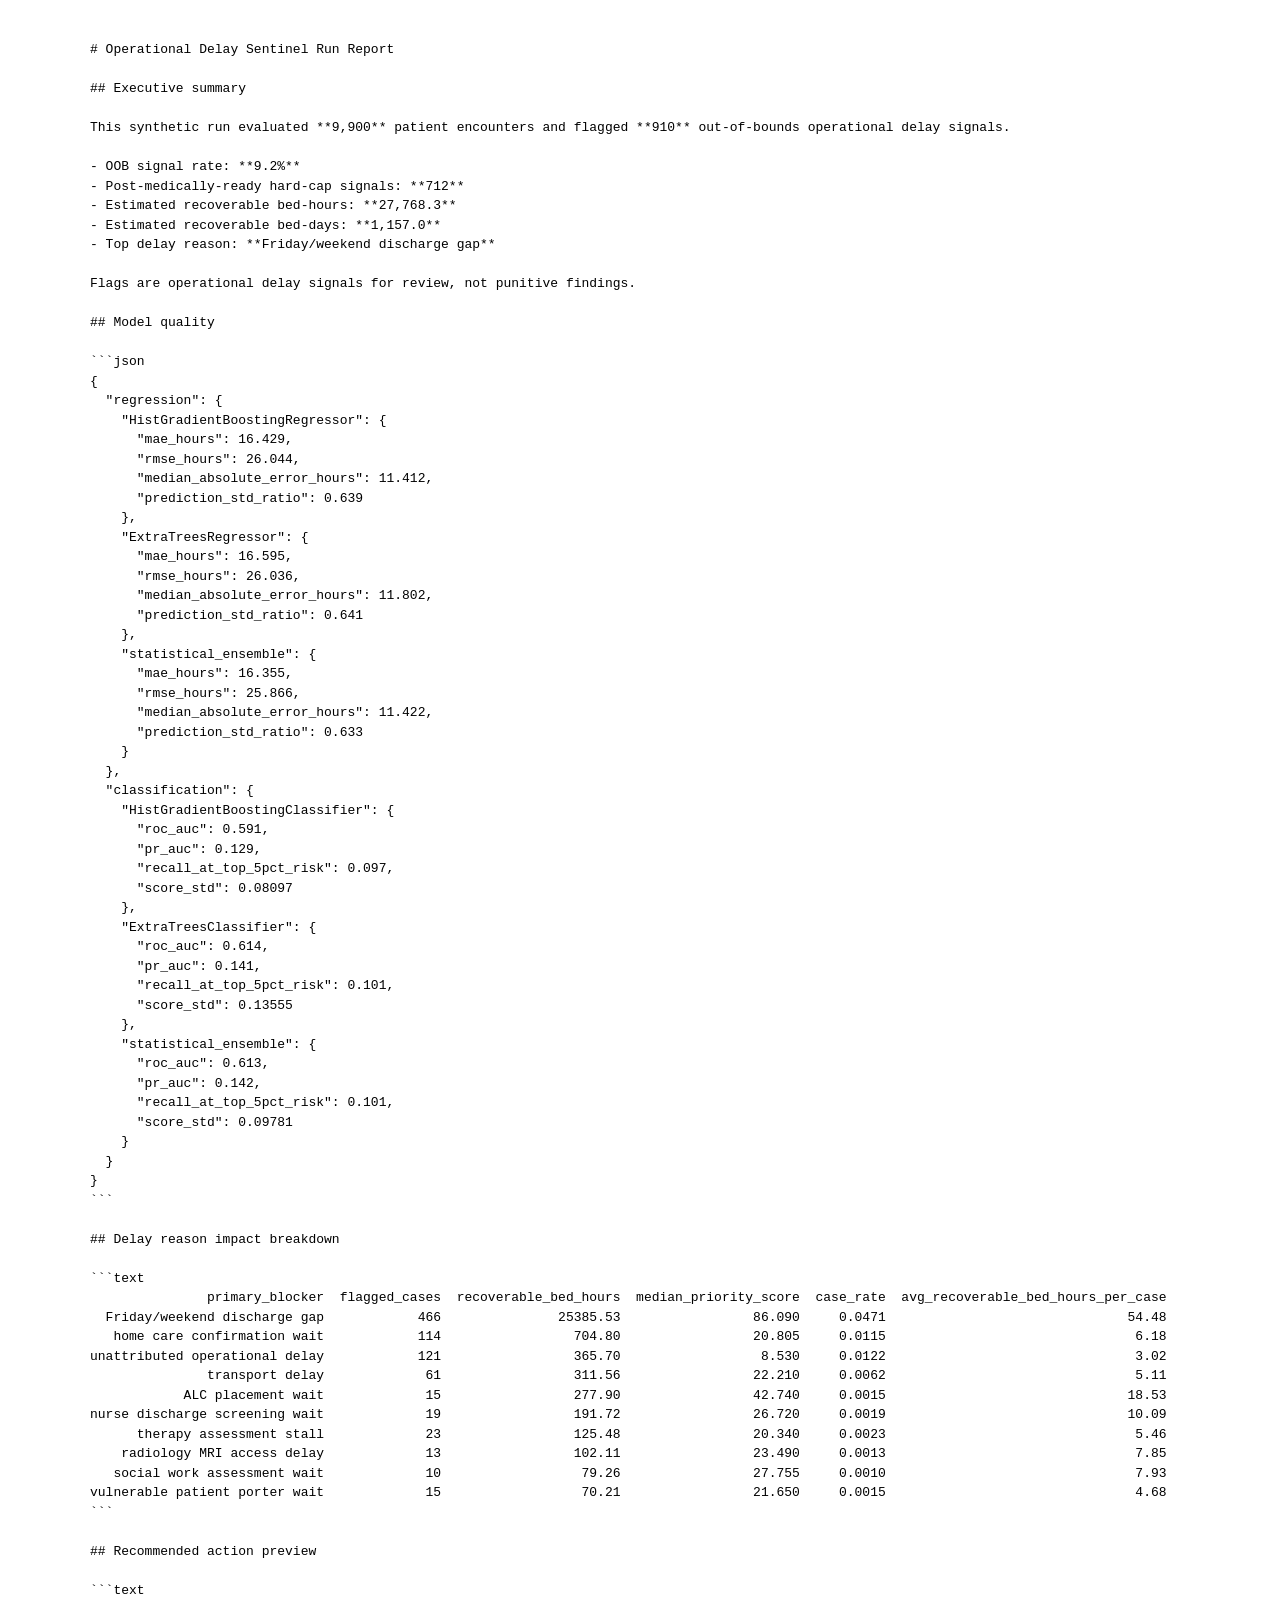
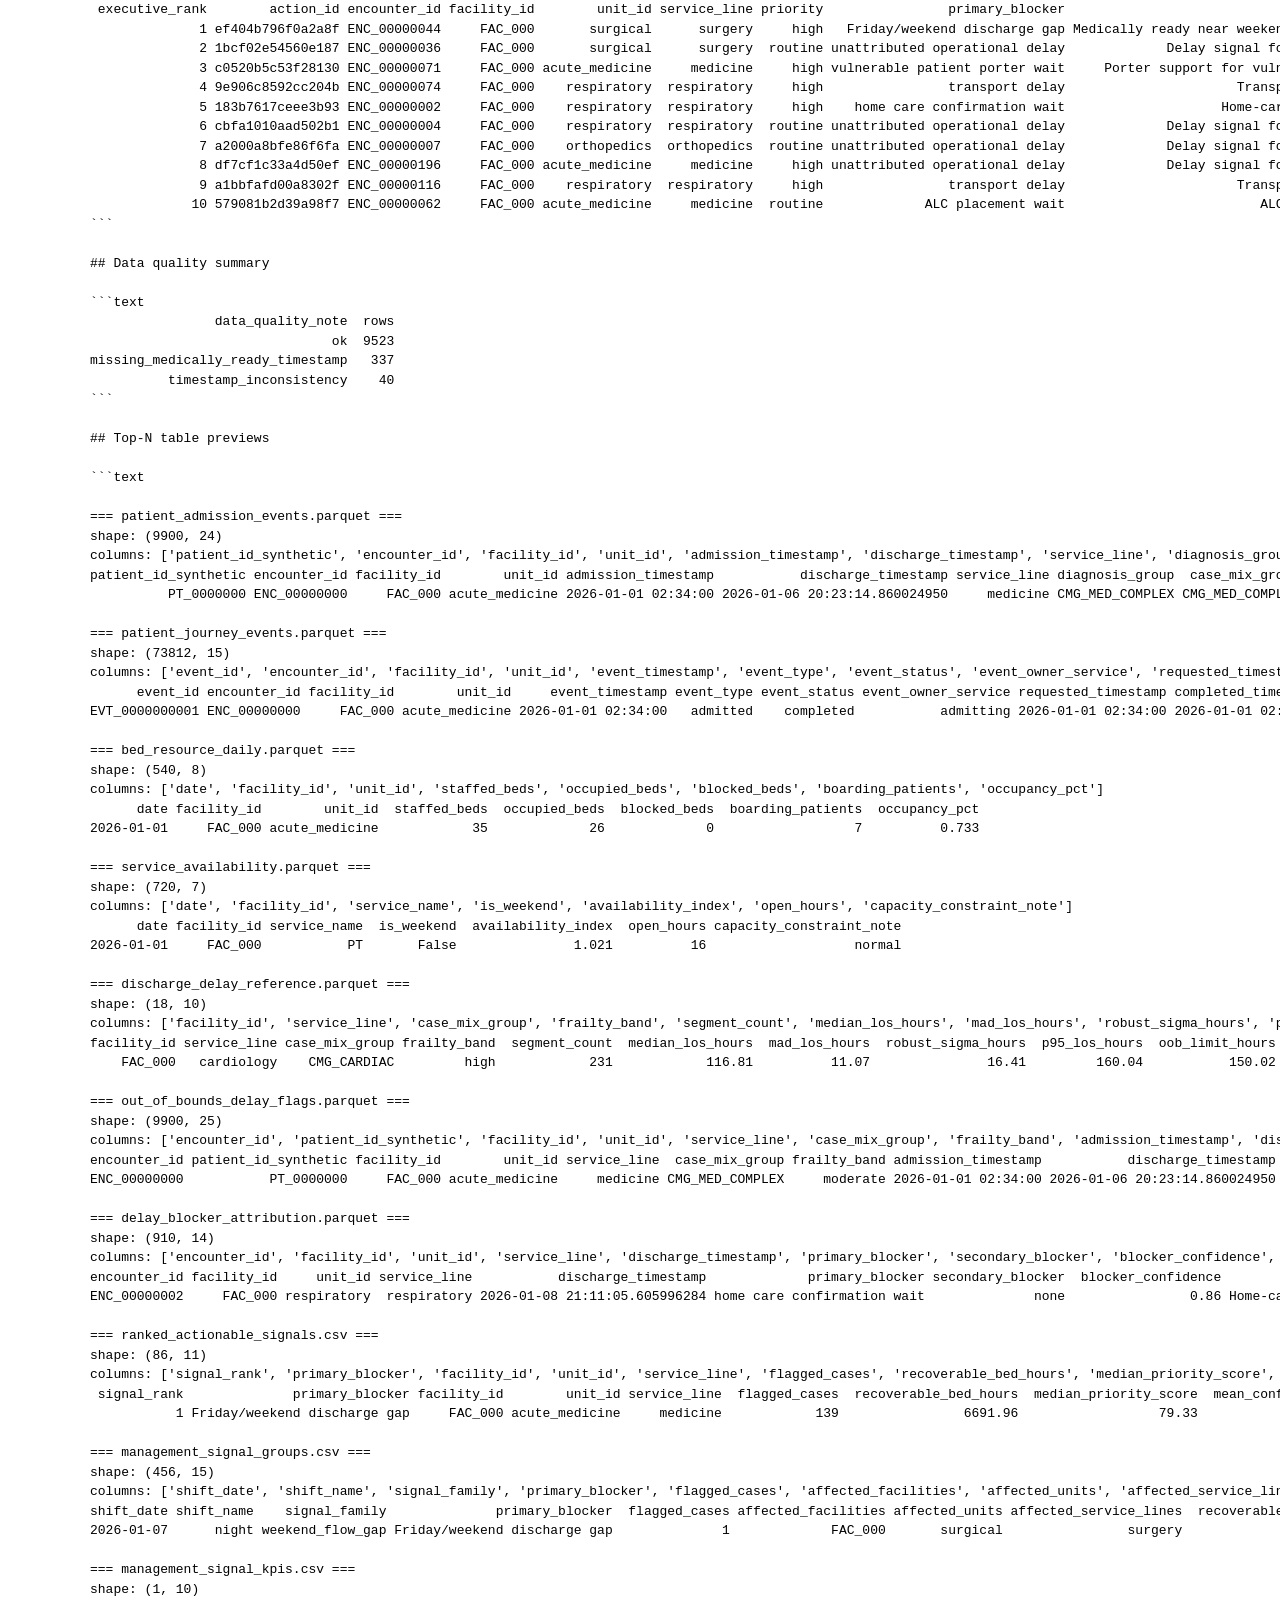
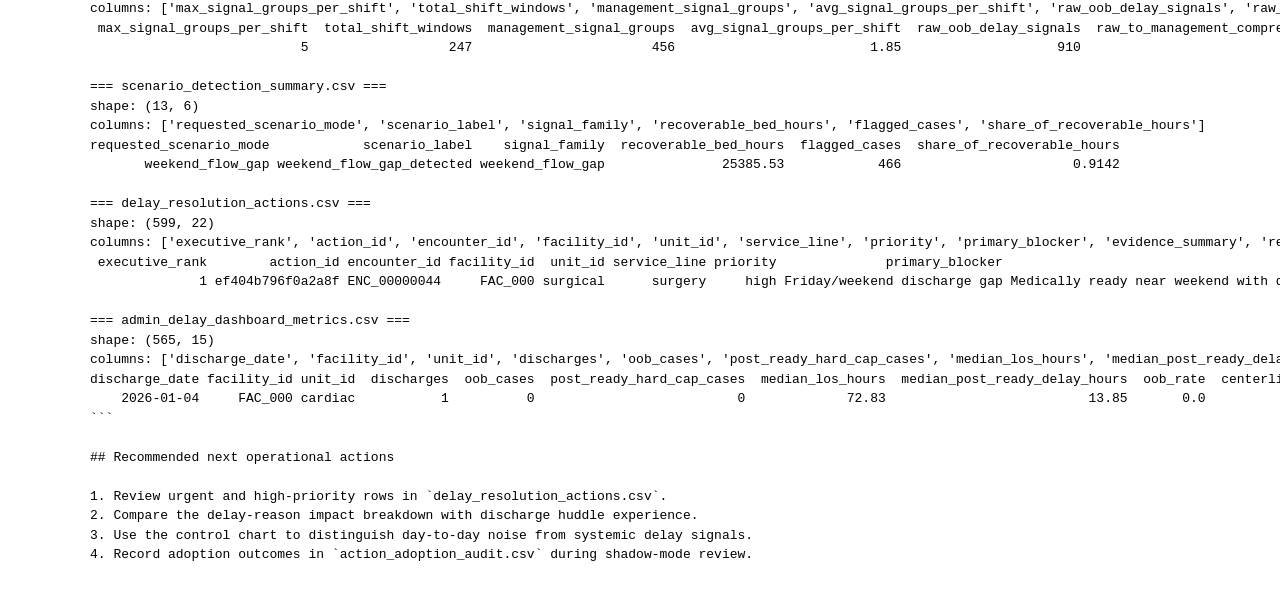
<file: sample_data/weekend_flow_gap/discharge_delay_sentinel_report.html>
<html><body style='font-family:Arial;max-width:1100px;margin:40px auto;line-height:1.5'><pre># Operational Delay Sentinel Run Report

## Executive summary

This synthetic run evaluated **9,900** patient encounters and flagged **910** out-of-bounds operational delay signals.

- OOB signal rate: **9.2%**
- Post-medically-ready hard-cap signals: **712**
- Estimated recoverable bed-hours: **27,768.3**
- Estimated recoverable bed-days: **1,157.0**
- Top delay reason: **Friday/weekend discharge gap**

Flags are operational delay signals for review, not punitive findings.

## Model quality

```json
{
  "regression": {
    "HistGradientBoostingRegressor": {
      "mae_hours": 16.429,
      "rmse_hours": 26.044,
      "median_absolute_error_hours": 11.412,
      "prediction_std_ratio": 0.639
    },
    "ExtraTreesRegressor": {
      "mae_hours": 16.595,
      "rmse_hours": 26.036,
      "median_absolute_error_hours": 11.802,
      "prediction_std_ratio": 0.641
    },
    "statistical_ensemble": {
      "mae_hours": 16.355,
      "rmse_hours": 25.866,
      "median_absolute_error_hours": 11.422,
      "prediction_std_ratio": 0.633
    }
  },
  "classification": {
    "HistGradientBoostingClassifier": {
      "roc_auc": 0.591,
      "pr_auc": 0.129,
      "recall_at_top_5pct_risk": 0.097,
      "score_std": 0.08097
    },
    "ExtraTreesClassifier": {
      "roc_auc": 0.614,
      "pr_auc": 0.141,
      "recall_at_top_5pct_risk": 0.101,
      "score_std": 0.13555
    },
    "statistical_ensemble": {
      "roc_auc": 0.613,
      "pr_auc": 0.142,
      "recall_at_top_5pct_risk": 0.101,
      "score_std": 0.09781
    }
  }
}
```

## Delay reason impact breakdown

```text
               primary_blocker  flagged_cases  recoverable_bed_hours  median_priority_score  case_rate  avg_recoverable_bed_hours_per_case
  Friday/weekend discharge gap            466               25385.53                 86.090     0.0471                               54.48
   home care confirmation wait            114                 704.80                 20.805     0.0115                                6.18
unattributed operational delay            121                 365.70                  8.530     0.0122                                3.02
               transport delay             61                 311.56                 22.210     0.0062                                5.11
            ALC placement wait             15                 277.90                 42.740     0.0015                               18.53
nurse discharge screening wait             19                 191.72                 26.720     0.0019                               10.09
      therapy assessment stall             23                 125.48                 20.340     0.0023                                5.46
    radiology MRI access delay             13                 102.11                 23.490     0.0013                                7.85
   social work assessment wait             10                  79.26                 27.755     0.0010                                7.93
vulnerable patient porter wait             15                  70.21                 21.650     0.0015                                4.68
```

## Recommended action preview

```text
 executive_rank        action_id encounter_id facility_id        unit_id service_line priority                primary_blocker                                                             evidence_summary             recommended_owner                                                                            recommended_action  target_resolution_hours  estimated_recoverable_bed_hours status  reviewed_by  reviewed_timestamp  action_taken  reason_not_actioned           discharge_timestamp shift_date shift_name                 signal_family
              1 ef404b796f0a2a8f ENC_00000044     FAC_000       surgical      surgery     high   Friday/weekend discharge gap Medically ready near weekend with discharge delayed into next service window      site_operations_director                Review and address friday/weekend discharge gap for this discharge dependency.                       24                             9.28    new          NaN                 NaN           NaN                  NaN 2026-01-07 23:45:41.385700906 2026-01-07      night              weekend_flow_gap
              2 1bcf02e54560e187 ENC_00000036     FAC_000       surgical      surgery  routine unattributed operational delay             Delay signal found but no single dependency explains the episode      patient_flow_coordinator              Review and address unattributed operational delay for this discharge dependency.                       48                             0.29    new          NaN                 NaN           NaN                  NaN 2026-01-08 10:43:09.235392836 2026-01-08        day                  unattributed
              3 c0520b5c53f28130 ENC_00000071     FAC_000 acute_medicine     medicine     high vulnerable patient porter wait     Porter support for vulnerable patient exceeded expected operating window patient_transport_coordinator Review porter support timing for vulnerable or mobility-limited discharge-dependent patients.                       24                            13.38    new          NaN                 NaN           NaN                  NaN 2026-01-08 16:20:40.829977412 2026-01-08    evening       vulnerable_patient_flow
              4 9e906c8592cc204b ENC_00000074     FAC_000    respiratory  respiratory     high                transport delay                      Transport completion lag observed after discharge order patient_transport_coordinator                             Review and address transport delay for this discharge dependency.                       24                             6.52    new          NaN                 NaN           NaN                  NaN 2026-01-08 19:22:19.389261284 2026-01-08    evening transport_discharge_logistics
              5 183b7617ceee3b93 ENC_00000002     FAC_000    respiratory  respiratory     high    home care confirmation wait                    Home-care confirmation exceeded expected operating window             home_care_liaison                 Review and address home care confirmation wait for this discharge dependency.                       24                             4.98    new          NaN                 NaN           NaN                  NaN 2026-01-08 21:11:05.605996284 2026-01-08    evening        alc_community_capacity
              6 cbfa1010aad502b1 ENC_00000004     FAC_000    respiratory  respiratory  routine unattributed operational delay             Delay signal found but no single dependency explains the episode      patient_flow_coordinator              Review and address unattributed operational delay for this discharge dependency.                       48                             0.22    new          NaN                 NaN           NaN                  NaN 2026-01-08 05:01:57.906841910 2026-01-08      night                  unattributed
              7 a2000a8bfe86f6fa ENC_00000007     FAC_000    orthopedics  orthopedics  routine unattributed operational delay             Delay signal found but no single dependency explains the episode      patient_flow_coordinator              Review and address unattributed operational delay for this discharge dependency.                       48                             6.67    new          NaN                 NaN           NaN                  NaN 2026-01-09 14:52:12.926801779 2026-01-09        day                  unattributed
              8 df7cf1c33a4d50ef ENC_00000196     FAC_000 acute_medicine     medicine     high unattributed operational delay             Delay signal found but no single dependency explains the episode      patient_flow_coordinator              Review and address unattributed operational delay for this discharge dependency.                       24                             2.99    new          NaN                 NaN           NaN                  NaN 2026-01-09 13:03:55.844782699 2026-01-09        day                  unattributed
              9 a1bbfafd00a8302f ENC_00000116     FAC_000    respiratory  respiratory     high                transport delay                      Transport completion lag observed after discharge order patient_transport_coordinator                             Review and address transport delay for this discharge dependency.                       24                             1.81    new          NaN                 NaN           NaN                  NaN 2026-01-09 09:35:44.730645544 2026-01-09        day transport_discharge_logistics
             10 579081b2d39a98f7 ENC_00000062     FAC_000 acute_medicine     medicine  routine             ALC placement wait                         ALC status present with delayed discharge dependency      transition_services_lead                          Review and address alc placement wait for this discharge dependency.                       48                             1.50    new          NaN                 NaN           NaN                  NaN 2026-01-09 03:16:52.462637017 2026-01-09      night        alc_community_capacity
```

## Data quality summary

```text
                data_quality_note  rows
                               ok  9523
missing_medically_ready_timestamp   337
          timestamp_inconsistency    40
```

## Top-N table previews

```text

=== patient_admission_events.parquet ===
shape: (9900, 24)
columns: ['patient_id_synthetic', 'encounter_id', 'facility_id', 'unit_id', 'admission_timestamp', 'discharge_timestamp', 'service_line', 'diagnosis_group', 'case_mix_group', 'triage_level', 'admission_source', 'age_band', 'frailty_band', 'complexity_score', 'expected_los_hours', 'actual_los_hours', 'medically_ready_timestamp', 'discharge_order_timestamp', 'alc_status', 'alc_status_late_coded', 'discharge_disposition', 'readmission_risk_band', 'synthetic_primary_blocker', 'synthetic_data_quality_note']
patient_id_synthetic encounter_id facility_id        unit_id admission_timestamp           discharge_timestamp service_line diagnosis_group  case_mix_group  triage_level admission_source age_band frailty_band  complexity_score  expected_los_hours  actual_los_hours     medically_ready_timestamp     discharge_order_timestamp  alc_status  alc_status_late_coded discharge_disposition readmission_risk_band synthetic_primary_blocker synthetic_data_quality_note
          PT_0000000 ENC_00000000     FAC_000 acute_medicine 2026-01-01 02:34:00 2026-01-06 20:23:14.860024950     medicine CMG_MED_COMPLEX CMG_MED_COMPLEX             3               ED      80+     moderate             0.639              132.59            137.82 2026-01-06 05:28:44.307583671 2026-01-06 05:28:44.307583671       False                  False                 rehab                   low                      none                          ok

=== patient_journey_events.parquet ===
shape: (73812, 15)
columns: ['event_id', 'encounter_id', 'facility_id', 'unit_id', 'event_timestamp', 'event_type', 'event_status', 'event_owner_service', 'requested_timestamp', 'completed_timestamp', 'event_duration_hours', 'is_weekend', 'is_after_hours', 'delay_reason_observed', 'dependency_event_id']
      event_id encounter_id facility_id        unit_id     event_timestamp event_type event_status event_owner_service requested_timestamp completed_timestamp  event_duration_hours  is_weekend  is_after_hours delay_reason_observed dependency_event_id
EVT_0000000001 ENC_00000000     FAC_000 acute_medicine 2026-01-01 02:34:00   admitted    completed           admitting 2026-01-01 02:34:00 2026-01-01 02:34:00                   0.0       False            True                  none                None

=== bed_resource_daily.parquet ===
shape: (540, 8)
columns: ['date', 'facility_id', 'unit_id', 'staffed_beds', 'occupied_beds', 'blocked_beds', 'boarding_patients', 'occupancy_pct']
      date facility_id        unit_id  staffed_beds  occupied_beds  blocked_beds  boarding_patients  occupancy_pct
2026-01-01     FAC_000 acute_medicine            35             26             0                  7          0.733

=== service_availability.parquet ===
shape: (720, 7)
columns: ['date', 'facility_id', 'service_name', 'is_weekend', 'availability_index', 'open_hours', 'capacity_constraint_note']
      date facility_id service_name  is_weekend  availability_index  open_hours capacity_constraint_note
2026-01-01     FAC_000           PT       False               1.021          16                   normal

=== discharge_delay_reference.parquet ===
shape: (18, 10)
columns: ['facility_id', 'service_line', 'case_mix_group', 'frailty_band', 'segment_count', 'median_los_hours', 'mad_los_hours', 'robust_sigma_hours', 'p95_los_hours', 'oob_limit_hours']
facility_id service_line case_mix_group frailty_band  segment_count  median_los_hours  mad_los_hours  robust_sigma_hours  p95_los_hours  oob_limit_hours
    FAC_000   cardiology    CMG_CARDIAC         high            231            116.81          11.07               16.41         160.04           150.02

=== out_of_bounds_delay_flags.parquet ===
shape: (9900, 25)
columns: ['encounter_id', 'patient_id_synthetic', 'facility_id', 'unit_id', 'service_line', 'case_mix_group', 'frailty_band', 'admission_timestamp', 'discharge_timestamp', 'medically_ready_timestamp', 'actual_los_hours', 'expected_los_hours', 'median_los_hours', 'oob_limit_hours', 'hours_above_limit', 'hours_after_medically_ready', 'post_ready_excess_hours', 'robust_los_oob_flag', 'post_ready_hard_cap_flag', 'control_chart_signal_flag', 'oob_flag', 'priority_score', 'alc_status', 'synthetic_primary_blocker', 'synthetic_data_quality_note']
encounter_id patient_id_synthetic facility_id        unit_id service_line  case_mix_group frailty_band admission_timestamp           discharge_timestamp     medically_ready_timestamp  actual_los_hours  expected_los_hours  median_los_hours  oob_limit_hours  hours_above_limit  hours_after_medically_ready  post_ready_excess_hours  robust_los_oob_flag  post_ready_hard_cap_flag  control_chart_signal_flag  oob_flag  priority_score  alc_status synthetic_primary_blocker synthetic_data_quality_note
ENC_00000000           PT_0000000     FAC_000 acute_medicine     medicine CMG_MED_COMPLEX     moderate 2026-01-01 02:34:00 2026-01-06 20:23:14.860024950 2026-01-06 05:28:44.307583671            137.82              132.59            126.44           160.88                0.0                        14.91                      0.0                False                     False                      False     False             0.0       False                      none                          ok

=== delay_blocker_attribution.parquet ===
shape: (910, 14)
columns: ['encounter_id', 'facility_id', 'unit_id', 'service_line', 'discharge_timestamp', 'primary_blocker', 'secondary_blocker', 'blocker_confidence', 'evidence_summary', 'hours_above_limit', 'hours_after_medically_ready', 'post_ready_excess_hours', 'estimated_recoverable_bed_hours', 'priority_score']
encounter_id facility_id     unit_id service_line           discharge_timestamp             primary_blocker secondary_blocker  blocker_confidence                                          evidence_summary  hours_above_limit  hours_after_medically_ready  post_ready_excess_hours  estimated_recoverable_bed_hours  priority_score
ENC_00000002     FAC_000 respiratory  respiratory 2026-01-08 21:11:05.605996284 home care confirmation wait              none                0.86 Home-care confirmation exceeded expected operating window               9.68                        52.98                     4.98                             4.98           27.03

=== ranked_actionable_signals.csv ===
shape: (86, 11)
columns: ['signal_rank', 'primary_blocker', 'facility_id', 'unit_id', 'service_line', 'flagged_cases', 'recoverable_bed_hours', 'median_priority_score', 'mean_confidence', 'signal_family', 'actionability_score']
 signal_rank              primary_blocker facility_id        unit_id service_line  flagged_cases  recoverable_bed_hours  median_priority_score  mean_confidence    signal_family  actionability_score
           1 Friday/weekend discharge gap     FAC_000 acute_medicine     medicine            139                6691.96                  79.33             0.88 weekend_flow_gap              3211.86

=== management_signal_groups.csv ===
shape: (456, 15)
columns: ['shift_date', 'shift_name', 'signal_family', 'primary_blocker', 'flagged_cases', 'affected_facilities', 'affected_units', 'affected_service_lines', 'recoverable_bed_hours', 'median_priority_score', 'mean_confidence', 'management_score', 'recommended_owner', 'recommended_management_action', 'signal_group_rank']
shift_date shift_name    signal_family              primary_blocker  flagged_cases affected_facilities affected_units affected_service_lines  recoverable_bed_hours  median_priority_score  mean_confidence  management_score        recommended_owner                                                  recommended_management_action  signal_group_rank
2026-01-07      night weekend_flow_gap Friday/weekend discharge gap              1             FAC_000       surgical                surgery                   9.28                  45.15             0.88             44.86 site_operations_director Review and address friday/weekend discharge gap for this discharge dependency.                  1

=== management_signal_kpis.csv ===
shape: (1, 10)
columns: ['max_signal_groups_per_shift', 'total_shift_windows', 'management_signal_groups', 'avg_signal_groups_per_shift', 'raw_oob_delay_signals', 'raw_to_management_compression_ratio', 'management_recoverable_bed_hours', 'alc_wait_cases', 'alc_wait_case_rate', 'alc_recoverable_bed_hours']
 max_signal_groups_per_shift  total_shift_windows  management_signal_groups  avg_signal_groups_per_shift  raw_oob_delay_signals  raw_to_management_compression_ratio  management_recoverable_bed_hours  alc_wait_cases  alc_wait_case_rate  alc_recoverable_bed_hours
                           5                  247                       456                         1.85                    910                                  2.0                          27767.63              15              0.0015                      277.9

=== scenario_detection_summary.csv ===
shape: (13, 6)
columns: ['requested_scenario_mode', 'scenario_label', 'signal_family', 'recoverable_bed_hours', 'flagged_cases', 'share_of_recoverable_hours']
requested_scenario_mode            scenario_label    signal_family  recoverable_bed_hours  flagged_cases  share_of_recoverable_hours
       weekend_flow_gap weekend_flow_gap_detected weekend_flow_gap               25385.53            466                      0.9142

=== delay_resolution_actions.csv ===
shape: (599, 22)
columns: ['executive_rank', 'action_id', 'encounter_id', 'facility_id', 'unit_id', 'service_line', 'priority', 'primary_blocker', 'evidence_summary', 'recommended_owner', 'recommended_action', 'target_resolution_hours', 'estimated_recoverable_bed_hours', 'status', 'reviewed_by', 'reviewed_timestamp', 'action_taken', 'reason_not_actioned', 'discharge_timestamp', 'shift_date', 'shift_name', 'signal_family']
 executive_rank        action_id encounter_id facility_id  unit_id service_line priority              primary_blocker                                                             evidence_summary        recommended_owner                                                             recommended_action  target_resolution_hours  estimated_recoverable_bed_hours status  reviewed_by  reviewed_timestamp  action_taken  reason_not_actioned           discharge_timestamp shift_date shift_name    signal_family
              1 ef404b796f0a2a8f ENC_00000044     FAC_000 surgical      surgery     high Friday/weekend discharge gap Medically ready near weekend with discharge delayed into next service window site_operations_director Review and address friday/weekend discharge gap for this discharge dependency.                       24                             9.28    new          NaN                 NaN           NaN                  NaN 2026-01-07 23:45:41.385700906 2026-01-07      night weekend_flow_gap

=== admin_delay_dashboard_metrics.csv ===
shape: (565, 15)
columns: ['discharge_date', 'facility_id', 'unit_id', 'discharges', 'oob_cases', 'post_ready_hard_cap_cases', 'median_los_hours', 'median_post_ready_delay_hours', 'oob_rate', 'centerline_oob_rate', 'sigma_oob_rate', 'upper_control_limit', 'control_chart_signal_flag', 'top_blocker', 'estimated_bed_days_recoverable']
discharge_date facility_id unit_id  discharges  oob_cases  post_ready_hard_cap_cases  median_los_hours  median_post_ready_delay_hours  oob_rate  centerline_oob_rate  sigma_oob_rate  upper_control_limit  control_chart_signal_flag                top_blocker  estimated_bed_days_recoverable
    2026-01-04     FAC_000 cardiac           1          0                          0             72.83                          13.85       0.0             0.106511        0.165065             0.601707                      False computed_after_attribution                             NaN
```

## Recommended next operational actions

1. Review urgent and high-priority rows in `delay_resolution_actions.csv`.
2. Compare the delay-reason impact breakdown with discharge huddle experience.
3. Use the control chart to distinguish day-to-day noise from systemic delay signals.
4. Record adoption outcomes in `action_adoption_audit.csv` during shadow-mode review.
</pre></body></html>
</file>
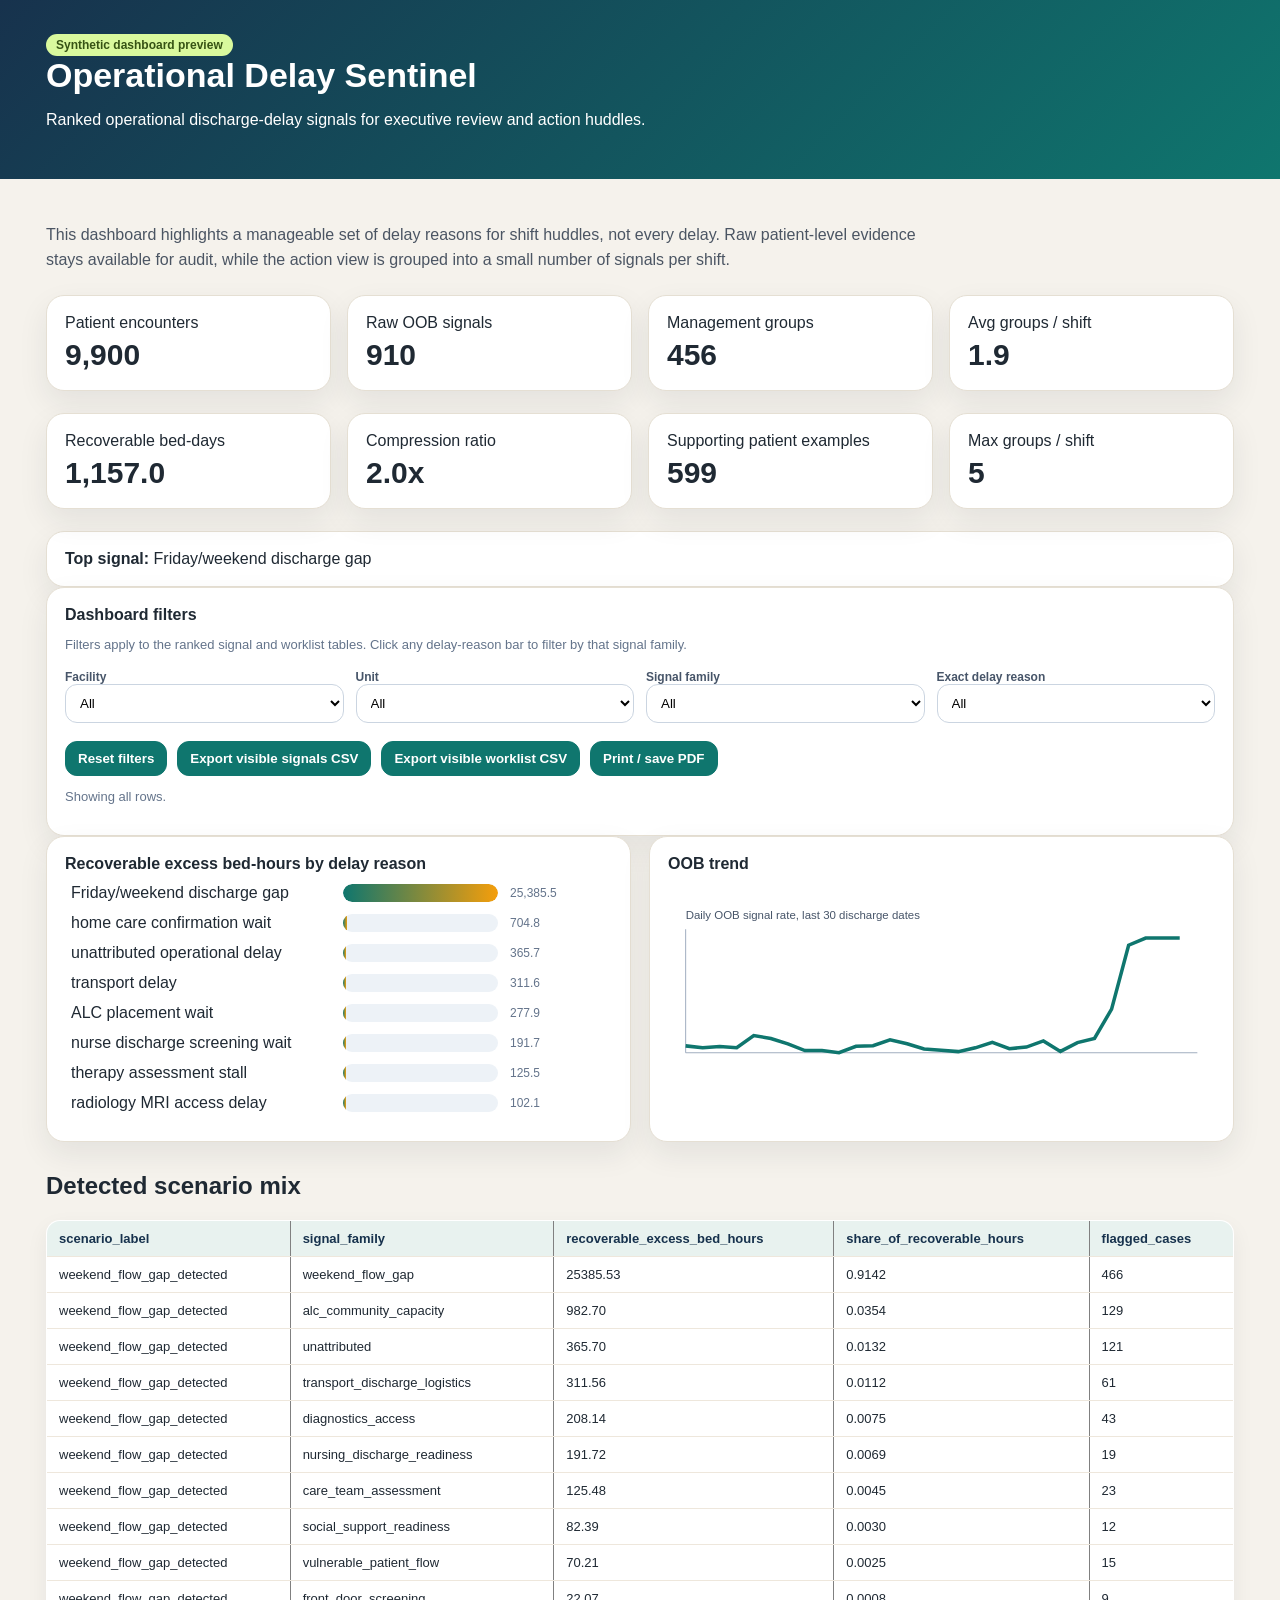
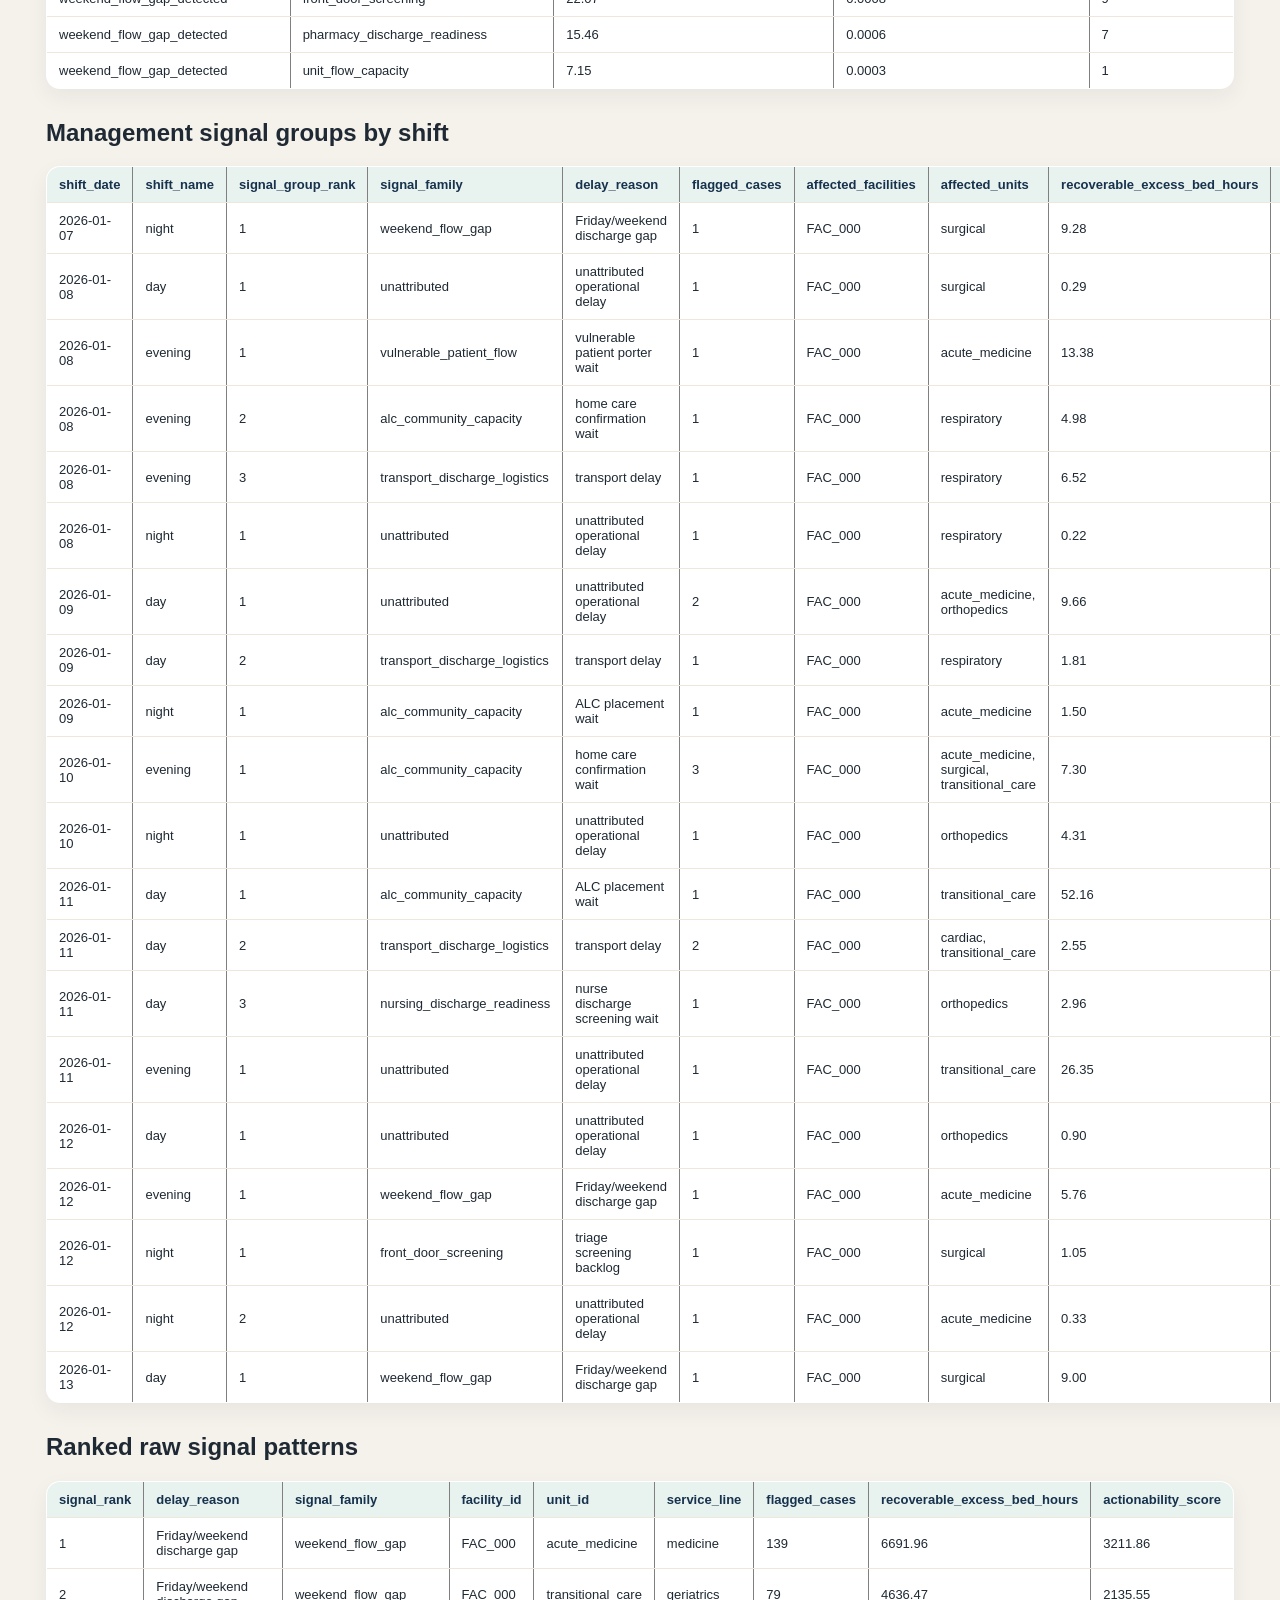
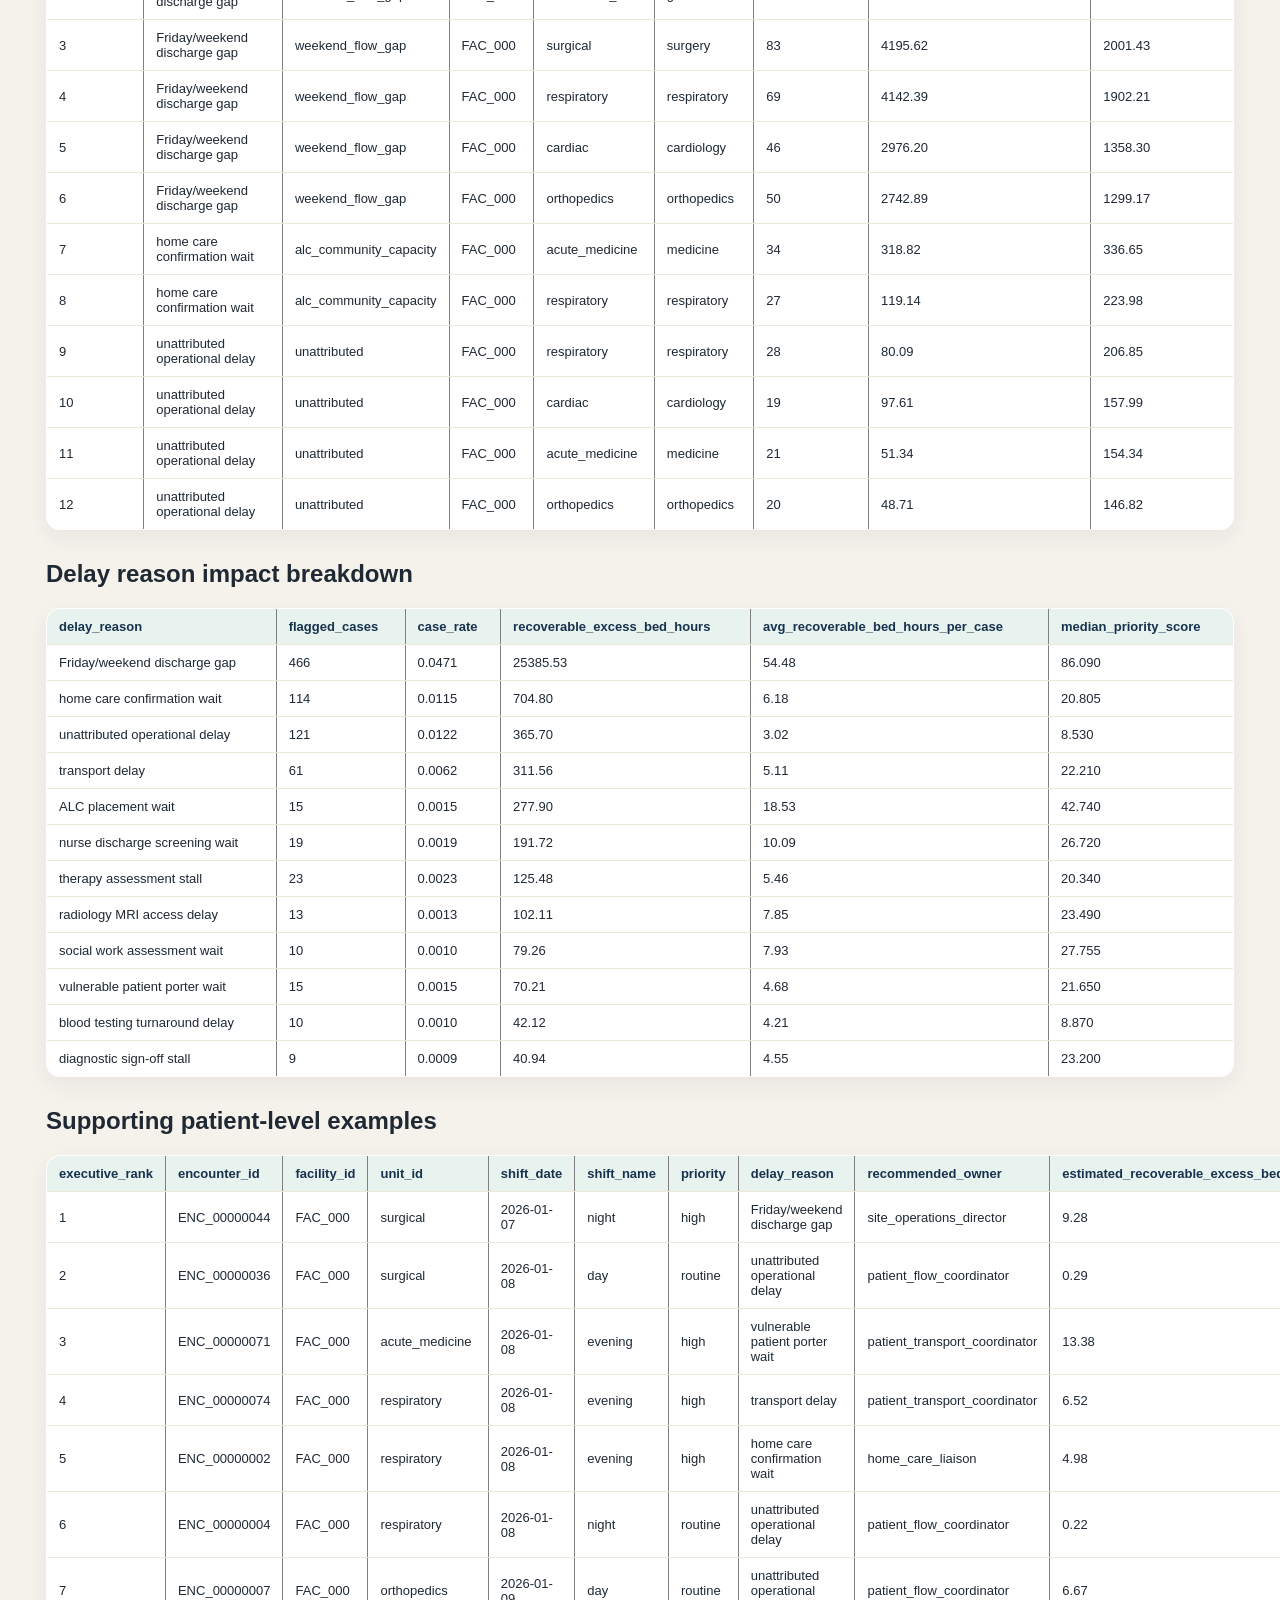
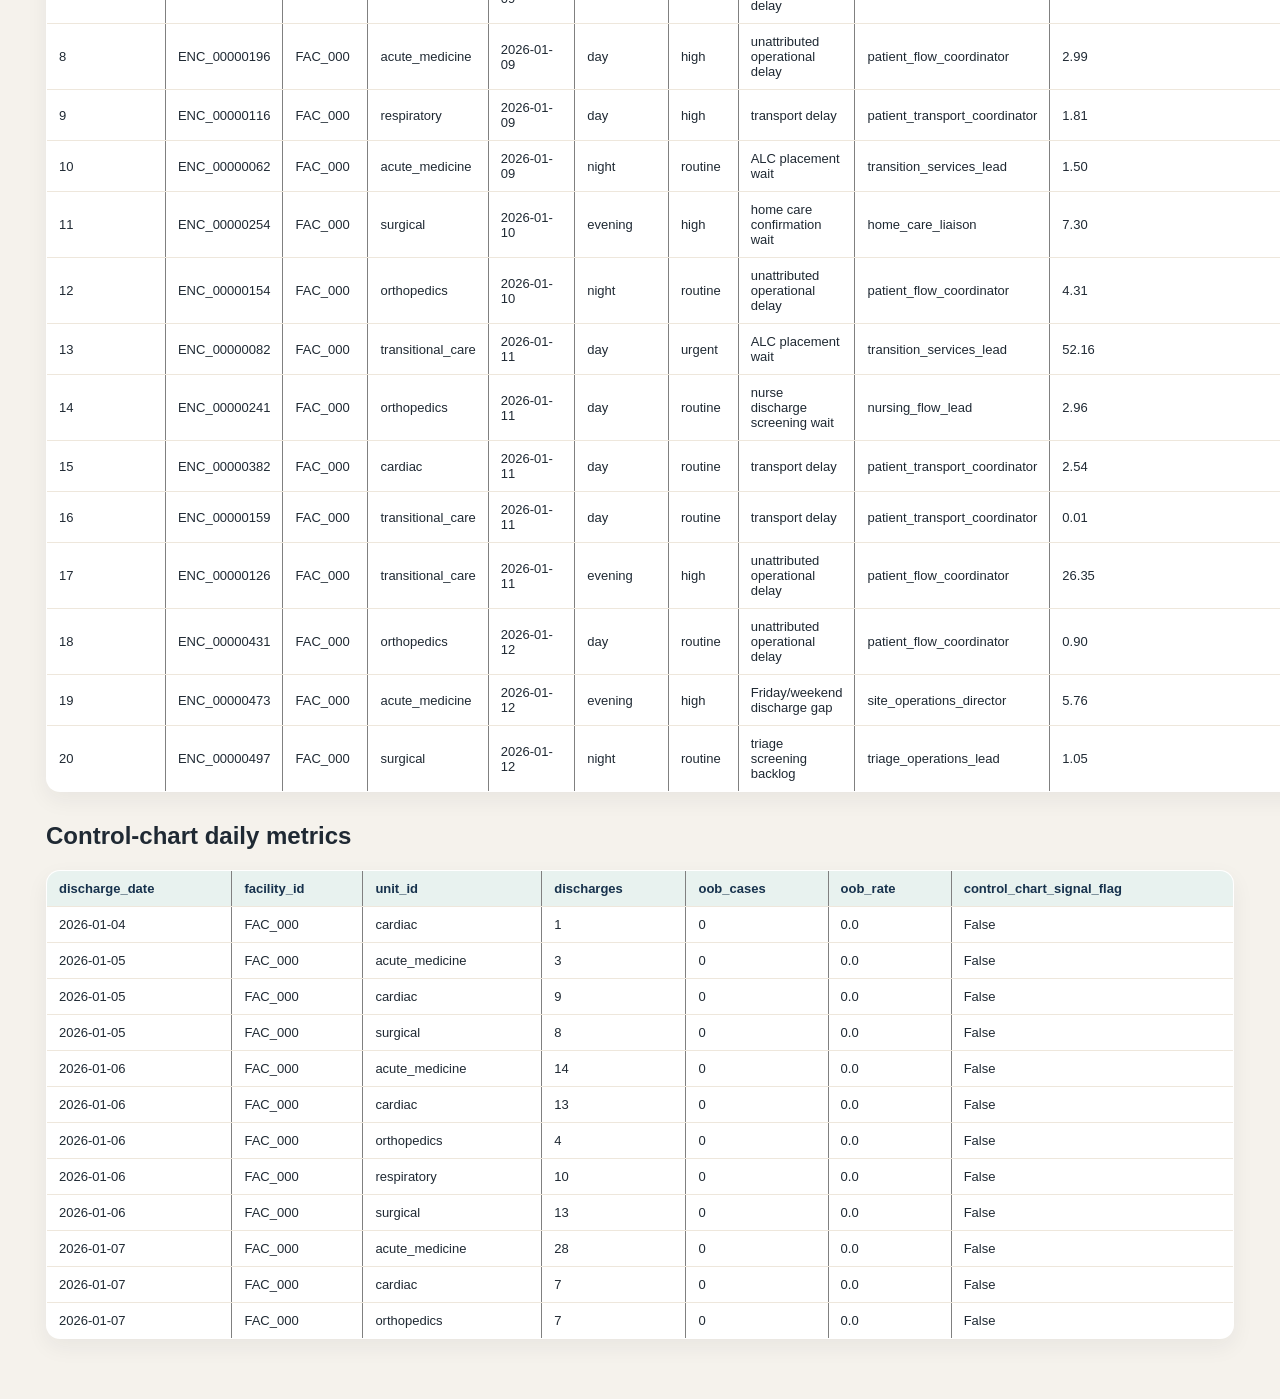
<file: sample_data/weekend_flow_gap/operational_delay_dashboard.html>
<!doctype html><html><head><meta charset='utf-8'><title>Operational Delay Sentinel Dashboard</title>
    <style>
      body{font-family: ui-sans-serif, -apple-system, BlinkMacSystemFont, 'Segoe UI', sans-serif; margin:0; background:#f5f2ec; color:#1f2933;}
      header{background:linear-gradient(135deg,#17324d,#0f766e); color:white; padding:34px 46px;}
      main{padding:28px 46px 60px;}
      .grid{display:grid; grid-template-columns:repeat(4,minmax(0,1fr)); gap:16px; margin:22px 0;}
      .card{background:white; border:1px solid #e5dfd3; border-radius:18px; padding:18px; box-shadow:0 12px 30px rgba(31,41,51,.08);}
      .metric{font-size:30px; font-weight:800; margin-top:6px;}
      h1{margin:0; font-size:34px;} h2{margin-top:30px;}
      table{width:100%; border-collapse:collapse; background:white; border-radius:14px; overflow:hidden; box-shadow:0 8px 22px rgba(31,41,51,.06);}
      th,td{padding:10px 12px; border-bottom:1px solid #eee7dc; text-align:left; font-size:13px;}
      th{background:#e8f2ef; color:#17324d;}
      .note{max-width:900px; color:#4b5563; line-height:1.55;}
      .pill{display:inline-block; padding:4px 10px; border-radius:999px; background:#d9f99d; color:#365314; font-weight:700; font-size:12px;}
      .barrow{display:grid; grid-template-columns:260px 1fr 96px; gap:12px; align-items:center; margin:10px 0;}
      .bartrack{height:18px; background:#edf2f7; border-radius:999px; overflow:hidden;}
      .bar{height:18px; background:linear-gradient(90deg,#0f766e,#f59e0b); border-radius:999px;}
      .small{font-size:12px;color:#64748b}.chartwrap{display:grid;grid-template-columns:1fr 1fr;gap:18px}.charttitle{font-weight:800;margin-bottom:8px}
      .filters{display:grid;grid-template-columns:repeat(4,minmax(160px,1fr));gap:12px;margin:18px 0}.filters label{font-size:12px;font-weight:800;color:#475569}.filters select{width:100%;padding:10px;border:1px solid #cbd5e1;border-radius:12px;background:white}.muted{color:#64748b;font-size:13px}
      .barbutton{width:100%;border:0;background:transparent;text-align:left;cursor:pointer;font:inherit;color:inherit}.barbutton:hover .bar{filter:brightness(1.1)}.barbutton:focus{outline:3px solid #f59e0b;outline-offset:3px;border-radius:12px}.toolbar{display:flex;gap:10px;flex-wrap:wrap;margin-top:12px}.toolbar button{border:1px solid #0f766e;background:#0f766e;color:white;border-radius:12px;padding:9px 12px;font-weight:800;cursor:pointer}.toolbar button:hover{background:#115e59}@media print{.toolbar,.filters,#filterStatus{display:none}.card{box-shadow:none}.chartwrap{grid-template-columns:1fr}}
    </style>
    </head><body>
<header><span class='pill'>Synthetic dashboard preview</span><h1>Operational Delay Sentinel</h1><p>Ranked operational discharge-delay signals for executive review and action huddles.</p></header>
<main>
<p class='note'>This dashboard highlights a manageable set of delay reasons for shift huddles, not every delay. Raw patient-level evidence stays available for audit, while the action view is grouped into a small number of signals per shift.</p>
<section class='grid'>
  <div class='card'><div>Patient encounters</div><div class='metric'>9,900</div></div>
  <div class='card'><div>Raw OOB signals</div><div class='metric'>910</div></div>
  <div class='card'><div>Management groups</div><div class='metric'>456</div></div>
  <div class='card'><div>Avg groups / shift</div><div class='metric'>1.9</div></div>
</section>
<section class='grid'>
  <div class='card'><div>Recoverable bed-days</div><div class='metric'>1,157.0</div></div>
  <div class='card'><div>Compression ratio</div><div class='metric'>2.0x</div></div>
  <div class='card'><div>Supporting patient examples</div><div class='metric'>599</div></div>
  <div class='card'><div>Max groups / shift</div><div class='metric'>5</div></div>
</section>
<section class='card'><strong>Top signal:</strong> Friday/weekend discharge gap</section>
<section class='card'><div class='charttitle'>Dashboard filters</div><p class='muted'>Filters apply to the ranked signal and worklist tables. Click any delay-reason bar to filter by that signal family.</p><div class='filters'>
<label>Facility<select id='facilityFilter'><option value='all'>All</option><option value='FAC_000'>FAC_000</option></select></label>
<label>Unit<select id='unitFilter'><option value='all'>All</option><option value='acute_medicine'>acute_medicine</option><option value='cardiac'>cardiac</option><option value='orthopedics'>orthopedics</option><option value='respiratory'>respiratory</option><option value='surgical'>surgical</option><option value='transitional_care'>transitional_care</option></select></label>
<label>Signal family<select id='familyFilter'><option value='all'>All</option><option value='alc_community_capacity'>alc_community_capacity</option><option value='care_team_assessment'>care_team_assessment</option><option value='diagnostics_access'>diagnostics_access</option><option value='documentation_readiness'>documentation_readiness</option><option value='front_door_screening'>front_door_screening</option><option value='nursing_discharge_readiness'>nursing_discharge_readiness</option><option value='pharmacy_discharge_readiness'>pharmacy_discharge_readiness</option><option value='social_support_readiness'>social_support_readiness</option><option value='transport_discharge_logistics'>transport_discharge_logistics</option><option value='unattributed'>unattributed</option><option value='unit_flow_capacity'>unit_flow_capacity</option><option value='vulnerable_patient_flow'>vulnerable_patient_flow</option><option value='weekend_flow_gap'>weekend_flow_gap</option></select></label>
<label>Exact delay reason<select id='blockerFilter'><option value='all'>All</option><option value='ALC placement wait'>ALC placement wait</option><option value='ECG availability delay'>ECG availability delay</option><option value='Friday/weekend discharge gap'>Friday/weekend discharge gap</option><option value='blood testing turnaround delay'>blood testing turnaround delay</option><option value='diagnostic sign-off stall'>diagnostic sign-off stall</option><option value='discharge documentation readiness wait'>discharge documentation readiness wait</option><option value='home care confirmation wait'>home care confirmation wait</option><option value='interpreter availability wait'>interpreter availability wait</option><option value='nurse discharge screening wait'>nurse discharge screening wait</option><option value='pharmacy discharge delay'>pharmacy discharge delay</option><option value='radiology CT turnaround delay'>radiology CT turnaround delay</option><option value='radiology MRI access delay'>radiology MRI access delay</option><option value='radiology ultrasound turnaround delay'>radiology ultrasound turnaround delay</option><option value='social work assessment wait'>social work assessment wait</option><option value='therapy assessment stall'>therapy assessment stall</option><option value='transport delay'>transport delay</option><option value='triage screening backlog'>triage screening backlog</option><option value='unattributed operational delay'>unattributed operational delay</option><option value='unit-level bed-flow bottleneck'>unit-level bed-flow bottleneck</option><option value='vulnerable patient porter wait'>vulnerable patient porter wait</option></select></label>
</div><div class='toolbar'><button type='button' onclick='resetFilters()'>Reset filters</button><button type='button' onclick='exportVisibleRows("signalsTable","visible_ranked_signals.csv")'>Export visible signals CSV</button><button type='button' onclick='exportVisibleRows("actionsTable","visible_executive_worklist.csv")'>Export visible worklist CSV</button><button type='button' onclick='window.print()'>Print / save PDF</button></div><p id='filterStatus' class='muted'>Showing all rows.</p></section>
<div class='chartwrap'>
<section class='card'><div class='charttitle'>Recoverable excess bed-hours by delay reason</div><button class='barrow barbutton' type='button' data-family='weekend_flow_gap' data-blocker='Friday/weekend discharge gap' title='Filter worklist to weekend_flow_gap'><div>Friday/weekend discharge gap</div><div class='bartrack'><div class='bar' style='width:100.0%'></div></div><div class='small'>25,385.5</div></button><button class='barrow barbutton' type='button' data-family='alc_community_capacity' data-blocker='home care confirmation wait' title='Filter worklist to alc_community_capacity'><div>home care confirmation wait</div><div class='bartrack'><div class='bar' style='width:2.8%'></div></div><div class='small'>704.8</div></button><button class='barrow barbutton' type='button' data-family='unattributed' data-blocker='unattributed operational delay' title='Filter worklist to unattributed'><div>unattributed operational delay</div><div class='bartrack'><div class='bar' style='width:2.0%'></div></div><div class='small'>365.7</div></button><button class='barrow barbutton' type='button' data-family='transport_discharge_logistics' data-blocker='transport delay' title='Filter worklist to transport_discharge_logistics'><div>transport delay</div><div class='bartrack'><div class='bar' style='width:2.0%'></div></div><div class='small'>311.6</div></button><button class='barrow barbutton' type='button' data-family='alc_community_capacity' data-blocker='ALC placement wait' title='Filter worklist to alc_community_capacity'><div>ALC placement wait</div><div class='bartrack'><div class='bar' style='width:2.0%'></div></div><div class='small'>277.9</div></button><button class='barrow barbutton' type='button' data-family='nursing_discharge_readiness' data-blocker='nurse discharge screening wait' title='Filter worklist to nursing_discharge_readiness'><div>nurse discharge screening wait</div><div class='bartrack'><div class='bar' style='width:2.0%'></div></div><div class='small'>191.7</div></button><button class='barrow barbutton' type='button' data-family='care_team_assessment' data-blocker='therapy assessment stall' title='Filter worklist to care_team_assessment'><div>therapy assessment stall</div><div class='bartrack'><div class='bar' style='width:2.0%'></div></div><div class='small'>125.5</div></button><button class='barrow barbutton' type='button' data-family='diagnostics_access' data-blocker='radiology MRI access delay' title='Filter worklist to diagnostics_access'><div>radiology MRI access delay</div><div class='bartrack'><div class='bar' style='width:2.0%'></div></div><div class='small'>102.1</div></button></section>
<section class='card'><div class='charttitle'>OOB trend</div><svg viewBox='0 0 620 200' width='100%' height='220' role='img'><line x1='20' y1='170' x2='600' y2='170' stroke='#94a3b8'/><line x1='20' y1='30' x2='20' y2='170' stroke='#94a3b8'/><polyline fill='none' stroke='#0f766e' stroke-width='4' points='20.0,162.2 39.3,164.2 58.6,163.0 77.9,164.3 97.2,150.5 116.6,153.8 135.9,160.0 155.2,167.5 174.5,167.5 193.8,170.0 213.1,162.6 232.4,162.0 251.7,155.3 271.0,159.8 290.3,165.7 309.7,167.2 329.0,168.7 348.3,164.4 367.6,158.3 386.9,165.4 406.2,163.6 425.5,156.6 444.8,168.5 464.1,158.5 483.4,153.8 502.8,120.5 522.1,48.1 541.4,40.0 560.7,40.0 580.0,40.0'/><text x='20' y='18' fill='#475569' font-size='13'>Daily OOB signal rate, last 30 discharge dates</text></svg></section>
</div>
<h2>Detected scenario mix</h2><table border="1" class="dataframe">
  <thead>
    <tr style="text-align: right;">
      <th>scenario_label</th>
      <th>signal_family</th>
      <th>recoverable_excess_bed_hours</th>
      <th>share_of_recoverable_hours</th>
      <th>flagged_cases</th>
    </tr>
  </thead>
  <tbody>
    <tr>
      <td>weekend_flow_gap_detected</td>
      <td>weekend_flow_gap</td>
      <td>25385.53</td>
      <td>0.9142</td>
      <td>466</td>
    </tr>
    <tr>
      <td>weekend_flow_gap_detected</td>
      <td>alc_community_capacity</td>
      <td>982.70</td>
      <td>0.0354</td>
      <td>129</td>
    </tr>
    <tr>
      <td>weekend_flow_gap_detected</td>
      <td>unattributed</td>
      <td>365.70</td>
      <td>0.0132</td>
      <td>121</td>
    </tr>
    <tr>
      <td>weekend_flow_gap_detected</td>
      <td>transport_discharge_logistics</td>
      <td>311.56</td>
      <td>0.0112</td>
      <td>61</td>
    </tr>
    <tr>
      <td>weekend_flow_gap_detected</td>
      <td>diagnostics_access</td>
      <td>208.14</td>
      <td>0.0075</td>
      <td>43</td>
    </tr>
    <tr>
      <td>weekend_flow_gap_detected</td>
      <td>nursing_discharge_readiness</td>
      <td>191.72</td>
      <td>0.0069</td>
      <td>19</td>
    </tr>
    <tr>
      <td>weekend_flow_gap_detected</td>
      <td>care_team_assessment</td>
      <td>125.48</td>
      <td>0.0045</td>
      <td>23</td>
    </tr>
    <tr>
      <td>weekend_flow_gap_detected</td>
      <td>social_support_readiness</td>
      <td>82.39</td>
      <td>0.0030</td>
      <td>12</td>
    </tr>
    <tr>
      <td>weekend_flow_gap_detected</td>
      <td>vulnerable_patient_flow</td>
      <td>70.21</td>
      <td>0.0025</td>
      <td>15</td>
    </tr>
    <tr>
      <td>weekend_flow_gap_detected</td>
      <td>front_door_screening</td>
      <td>22.07</td>
      <td>0.0008</td>
      <td>9</td>
    </tr>
    <tr>
      <td>weekend_flow_gap_detected</td>
      <td>pharmacy_discharge_readiness</td>
      <td>15.46</td>
      <td>0.0006</td>
      <td>7</td>
    </tr>
    <tr>
      <td>weekend_flow_gap_detected</td>
      <td>unit_flow_capacity</td>
      <td>7.15</td>
      <td>0.0003</td>
      <td>1</td>
    </tr>
  </tbody>
</table>
<h2>Management signal groups by shift</h2><table id='signalsTable' border="1" class="dataframe">
  <thead>
    <tr style="text-align: right;">
      <th>shift_date</th>
      <th>shift_name</th>
      <th>signal_group_rank</th>
      <th>signal_family</th>
      <th>delay_reason</th>
      <th>flagged_cases</th>
      <th>affected_facilities</th>
      <th>affected_units</th>
      <th>recoverable_excess_bed_hours</th>
      <th>management_score</th>
      <th>recommended_owner</th>
    </tr>
  </thead>
  <tbody>
    <tr>
      <td>2026-01-07</td>
      <td>night</td>
      <td>1</td>
      <td>weekend_flow_gap</td>
      <td>Friday/weekend discharge gap</td>
      <td>1</td>
      <td>FAC_000</td>
      <td>surgical</td>
      <td>9.28</td>
      <td>44.86</td>
      <td>site_operations_director</td>
    </tr>
    <tr>
      <td>2026-01-08</td>
      <td>day</td>
      <td>1</td>
      <td>unattributed</td>
      <td>unattributed operational delay</td>
      <td>1</td>
      <td>FAC_000</td>
      <td>surgical</td>
      <td>0.29</td>
      <td>19.28</td>
      <td>patient_flow_coordinator</td>
    </tr>
    <tr>
      <td>2026-01-08</td>
      <td>evening</td>
      <td>1</td>
      <td>vulnerable_patient_flow</td>
      <td>vulnerable patient porter wait</td>
      <td>1</td>
      <td>FAC_000</td>
      <td>acute_medicine</td>
      <td>13.38</td>
      <td>42.90</td>
      <td>patient_transport_coordinator</td>
    </tr>
    <tr>
      <td>2026-01-08</td>
      <td>evening</td>
      <td>2</td>
      <td>alc_community_capacity</td>
      <td>home care confirmation wait</td>
      <td>1</td>
      <td>FAC_000</td>
      <td>respiratory</td>
      <td>4.98</td>
      <td>37.30</td>
      <td>home_care_liaison</td>
    </tr>
    <tr>
      <td>2026-01-08</td>
      <td>evening</td>
      <td>3</td>
      <td>transport_discharge_logistics</td>
      <td>transport delay</td>
      <td>1</td>
      <td>FAC_000</td>
      <td>respiratory</td>
      <td>6.52</td>
      <td>36.44</td>
      <td>patient_transport_coordinator</td>
    </tr>
    <tr>
      <td>2026-01-08</td>
      <td>night</td>
      <td>1</td>
      <td>unattributed</td>
      <td>unattributed operational delay</td>
      <td>1</td>
      <td>FAC_000</td>
      <td>respiratory</td>
      <td>0.22</td>
      <td>19.21</td>
      <td>patient_flow_coordinator</td>
    </tr>
    <tr>
      <td>2026-01-09</td>
      <td>day</td>
      <td>1</td>
      <td>unattributed</td>
      <td>unattributed operational delay</td>
      <td>2</td>
      <td>FAC_000</td>
      <td>acute_medicine, orthopedics</td>
      <td>9.66</td>
      <td>38.76</td>
      <td>patient_flow_coordinator</td>
    </tr>
    <tr>
      <td>2026-01-09</td>
      <td>day</td>
      <td>2</td>
      <td>transport_discharge_logistics</td>
      <td>transport delay</td>
      <td>1</td>
      <td>FAC_000</td>
      <td>respiratory</td>
      <td>1.81</td>
      <td>34.94</td>
      <td>patient_transport_coordinator</td>
    </tr>
    <tr>
      <td>2026-01-09</td>
      <td>night</td>
      <td>1</td>
      <td>alc_community_capacity</td>
      <td>ALC placement wait</td>
      <td>1</td>
      <td>FAC_000</td>
      <td>acute_medicine</td>
      <td>1.50</td>
      <td>35.58</td>
      <td>transition_services_lead</td>
    </tr>
    <tr>
      <td>2026-01-10</td>
      <td>evening</td>
      <td>1</td>
      <td>alc_community_capacity</td>
      <td>home care confirmation wait</td>
      <td>3</td>
      <td>FAC_000</td>
      <td>acute_medicine, surgical, transitional_care</td>
      <td>7.30</td>
      <td>56.32</td>
      <td>home_care_liaison</td>
    </tr>
    <tr>
      <td>2026-01-10</td>
      <td>night</td>
      <td>1</td>
      <td>unattributed</td>
      <td>unattributed operational delay</td>
      <td>1</td>
      <td>FAC_000</td>
      <td>orthopedics</td>
      <td>4.31</td>
      <td>23.13</td>
      <td>patient_flow_coordinator</td>
    </tr>
    <tr>
      <td>2026-01-11</td>
      <td>day</td>
      <td>1</td>
      <td>alc_community_capacity</td>
      <td>ALC placement wait</td>
      <td>1</td>
      <td>FAC_000</td>
      <td>transitional_care</td>
      <td>52.16</td>
      <td>73.96</td>
      <td>transition_services_lead</td>
    </tr>
    <tr>
      <td>2026-01-11</td>
      <td>day</td>
      <td>2</td>
      <td>transport_discharge_logistics</td>
      <td>transport delay</td>
      <td>2</td>
      <td>FAC_000</td>
      <td>cardiac, transitional_care</td>
      <td>2.55</td>
      <td>37.33</td>
      <td>patient_transport_coordinator</td>
    </tr>
    <tr>
      <td>2026-01-11</td>
      <td>day</td>
      <td>3</td>
      <td>nursing_discharge_readiness</td>
      <td>nurse discharge screening wait</td>
      <td>1</td>
      <td>FAC_000</td>
      <td>orthopedics</td>
      <td>2.96</td>
      <td>28.84</td>
      <td>nursing_flow_lead</td>
    </tr>
    <tr>
      <td>2026-01-11</td>
      <td>evening</td>
      <td>1</td>
      <td>unattributed</td>
      <td>unattributed operational delay</td>
      <td>1</td>
      <td>FAC_000</td>
      <td>transitional_care</td>
      <td>26.35</td>
      <td>47.93</td>
      <td>patient_flow_coordinator</td>
    </tr>
    <tr>
      <td>2026-01-12</td>
      <td>day</td>
      <td>1</td>
      <td>unattributed</td>
      <td>unattributed operational delay</td>
      <td>1</td>
      <td>FAC_000</td>
      <td>orthopedics</td>
      <td>0.90</td>
      <td>19.86</td>
      <td>patient_flow_coordinator</td>
    </tr>
    <tr>
      <td>2026-01-12</td>
      <td>evening</td>
      <td>1</td>
      <td>weekend_flow_gap</td>
      <td>Friday/weekend discharge gap</td>
      <td>1</td>
      <td>FAC_000</td>
      <td>acute_medicine</td>
      <td>5.76</td>
      <td>41.15</td>
      <td>site_operations_director</td>
    </tr>
    <tr>
      <td>2026-01-12</td>
      <td>night</td>
      <td>1</td>
      <td>front_door_screening</td>
      <td>triage screening backlog</td>
      <td>1</td>
      <td>FAC_000</td>
      <td>surgical</td>
      <td>1.05</td>
      <td>26.21</td>
      <td>triage_operations_lead</td>
    </tr>
    <tr>
      <td>2026-01-12</td>
      <td>night</td>
      <td>2</td>
      <td>unattributed</td>
      <td>unattributed operational delay</td>
      <td>1</td>
      <td>FAC_000</td>
      <td>acute_medicine</td>
      <td>0.33</td>
      <td>19.31</td>
      <td>patient_flow_coordinator</td>
    </tr>
    <tr>
      <td>2026-01-13</td>
      <td>day</td>
      <td>1</td>
      <td>weekend_flow_gap</td>
      <td>Friday/weekend discharge gap</td>
      <td>1</td>
      <td>FAC_000</td>
      <td>surgical</td>
      <td>9.00</td>
      <td>36.22</td>
      <td>site_operations_director</td>
    </tr>
  </tbody>
</table>
<h2>Ranked raw signal patterns</h2><table border="1" class="dataframe">
  <thead>
    <tr style="text-align: right;">
      <th>signal_rank</th>
      <th>delay_reason</th>
      <th>signal_family</th>
      <th>facility_id</th>
      <th>unit_id</th>
      <th>service_line</th>
      <th>flagged_cases</th>
      <th>recoverable_excess_bed_hours</th>
      <th>actionability_score</th>
    </tr>
  </thead>
  <tbody>
    <tr>
      <td>1</td>
      <td>Friday/weekend discharge gap</td>
      <td>weekend_flow_gap</td>
      <td>FAC_000</td>
      <td>acute_medicine</td>
      <td>medicine</td>
      <td>139</td>
      <td>6691.96</td>
      <td>3211.86</td>
    </tr>
    <tr>
      <td>2</td>
      <td>Friday/weekend discharge gap</td>
      <td>weekend_flow_gap</td>
      <td>FAC_000</td>
      <td>transitional_care</td>
      <td>geriatrics</td>
      <td>79</td>
      <td>4636.47</td>
      <td>2135.55</td>
    </tr>
    <tr>
      <td>3</td>
      <td>Friday/weekend discharge gap</td>
      <td>weekend_flow_gap</td>
      <td>FAC_000</td>
      <td>surgical</td>
      <td>surgery</td>
      <td>83</td>
      <td>4195.62</td>
      <td>2001.43</td>
    </tr>
    <tr>
      <td>4</td>
      <td>Friday/weekend discharge gap</td>
      <td>weekend_flow_gap</td>
      <td>FAC_000</td>
      <td>respiratory</td>
      <td>respiratory</td>
      <td>69</td>
      <td>4142.39</td>
      <td>1902.21</td>
    </tr>
    <tr>
      <td>5</td>
      <td>Friday/weekend discharge gap</td>
      <td>weekend_flow_gap</td>
      <td>FAC_000</td>
      <td>cardiac</td>
      <td>cardiology</td>
      <td>46</td>
      <td>2976.20</td>
      <td>1358.30</td>
    </tr>
    <tr>
      <td>6</td>
      <td>Friday/weekend discharge gap</td>
      <td>weekend_flow_gap</td>
      <td>FAC_000</td>
      <td>orthopedics</td>
      <td>orthopedics</td>
      <td>50</td>
      <td>2742.89</td>
      <td>1299.17</td>
    </tr>
    <tr>
      <td>7</td>
      <td>home care confirmation wait</td>
      <td>alc_community_capacity</td>
      <td>FAC_000</td>
      <td>acute_medicine</td>
      <td>medicine</td>
      <td>34</td>
      <td>318.82</td>
      <td>336.65</td>
    </tr>
    <tr>
      <td>8</td>
      <td>home care confirmation wait</td>
      <td>alc_community_capacity</td>
      <td>FAC_000</td>
      <td>respiratory</td>
      <td>respiratory</td>
      <td>27</td>
      <td>119.14</td>
      <td>223.98</td>
    </tr>
    <tr>
      <td>9</td>
      <td>unattributed operational delay</td>
      <td>unattributed</td>
      <td>FAC_000</td>
      <td>respiratory</td>
      <td>respiratory</td>
      <td>28</td>
      <td>80.09</td>
      <td>206.85</td>
    </tr>
    <tr>
      <td>10</td>
      <td>unattributed operational delay</td>
      <td>unattributed</td>
      <td>FAC_000</td>
      <td>cardiac</td>
      <td>cardiology</td>
      <td>19</td>
      <td>97.61</td>
      <td>157.99</td>
    </tr>
    <tr>
      <td>11</td>
      <td>unattributed operational delay</td>
      <td>unattributed</td>
      <td>FAC_000</td>
      <td>acute_medicine</td>
      <td>medicine</td>
      <td>21</td>
      <td>51.34</td>
      <td>154.34</td>
    </tr>
    <tr>
      <td>12</td>
      <td>unattributed operational delay</td>
      <td>unattributed</td>
      <td>FAC_000</td>
      <td>orthopedics</td>
      <td>orthopedics</td>
      <td>20</td>
      <td>48.71</td>
      <td>146.82</td>
    </tr>
  </tbody>
</table>
<h2>Delay reason impact breakdown</h2><table border="1" class="dataframe">
  <thead>
    <tr style="text-align: right;">
      <th>delay_reason</th>
      <th>flagged_cases</th>
      <th>case_rate</th>
      <th>recoverable_excess_bed_hours</th>
      <th>avg_recoverable_bed_hours_per_case</th>
      <th>median_priority_score</th>
    </tr>
  </thead>
  <tbody>
    <tr>
      <td>Friday/weekend discharge gap</td>
      <td>466</td>
      <td>0.0471</td>
      <td>25385.53</td>
      <td>54.48</td>
      <td>86.090</td>
    </tr>
    <tr>
      <td>home care confirmation wait</td>
      <td>114</td>
      <td>0.0115</td>
      <td>704.80</td>
      <td>6.18</td>
      <td>20.805</td>
    </tr>
    <tr>
      <td>unattributed operational delay</td>
      <td>121</td>
      <td>0.0122</td>
      <td>365.70</td>
      <td>3.02</td>
      <td>8.530</td>
    </tr>
    <tr>
      <td>transport delay</td>
      <td>61</td>
      <td>0.0062</td>
      <td>311.56</td>
      <td>5.11</td>
      <td>22.210</td>
    </tr>
    <tr>
      <td>ALC placement wait</td>
      <td>15</td>
      <td>0.0015</td>
      <td>277.90</td>
      <td>18.53</td>
      <td>42.740</td>
    </tr>
    <tr>
      <td>nurse discharge screening wait</td>
      <td>19</td>
      <td>0.0019</td>
      <td>191.72</td>
      <td>10.09</td>
      <td>26.720</td>
    </tr>
    <tr>
      <td>therapy assessment stall</td>
      <td>23</td>
      <td>0.0023</td>
      <td>125.48</td>
      <td>5.46</td>
      <td>20.340</td>
    </tr>
    <tr>
      <td>radiology MRI access delay</td>
      <td>13</td>
      <td>0.0013</td>
      <td>102.11</td>
      <td>7.85</td>
      <td>23.490</td>
    </tr>
    <tr>
      <td>social work assessment wait</td>
      <td>10</td>
      <td>0.0010</td>
      <td>79.26</td>
      <td>7.93</td>
      <td>27.755</td>
    </tr>
    <tr>
      <td>vulnerable patient porter wait</td>
      <td>15</td>
      <td>0.0015</td>
      <td>70.21</td>
      <td>4.68</td>
      <td>21.650</td>
    </tr>
    <tr>
      <td>blood testing turnaround delay</td>
      <td>10</td>
      <td>0.0010</td>
      <td>42.12</td>
      <td>4.21</td>
      <td>8.870</td>
    </tr>
    <tr>
      <td>diagnostic sign-off stall</td>
      <td>9</td>
      <td>0.0009</td>
      <td>40.94</td>
      <td>4.55</td>
      <td>23.200</td>
    </tr>
  </tbody>
</table>
<h2>Supporting patient-level examples</h2><table id='actionsTable' border="1" class="dataframe">
  <thead>
    <tr style="text-align: right;">
      <th>executive_rank</th>
      <th>encounter_id</th>
      <th>facility_id</th>
      <th>unit_id</th>
      <th>shift_date</th>
      <th>shift_name</th>
      <th>priority</th>
      <th>delay_reason</th>
      <th>recommended_owner</th>
      <th>estimated_recoverable_excess_bed_hours</th>
    </tr>
  </thead>
  <tbody>
    <tr>
      <td>1</td>
      <td>ENC_00000044</td>
      <td>FAC_000</td>
      <td>surgical</td>
      <td>2026-01-07</td>
      <td>night</td>
      <td>high</td>
      <td>Friday/weekend discharge gap</td>
      <td>site_operations_director</td>
      <td>9.28</td>
    </tr>
    <tr>
      <td>2</td>
      <td>ENC_00000036</td>
      <td>FAC_000</td>
      <td>surgical</td>
      <td>2026-01-08</td>
      <td>day</td>
      <td>routine</td>
      <td>unattributed operational delay</td>
      <td>patient_flow_coordinator</td>
      <td>0.29</td>
    </tr>
    <tr>
      <td>3</td>
      <td>ENC_00000071</td>
      <td>FAC_000</td>
      <td>acute_medicine</td>
      <td>2026-01-08</td>
      <td>evening</td>
      <td>high</td>
      <td>vulnerable patient porter wait</td>
      <td>patient_transport_coordinator</td>
      <td>13.38</td>
    </tr>
    <tr>
      <td>4</td>
      <td>ENC_00000074</td>
      <td>FAC_000</td>
      <td>respiratory</td>
      <td>2026-01-08</td>
      <td>evening</td>
      <td>high</td>
      <td>transport delay</td>
      <td>patient_transport_coordinator</td>
      <td>6.52</td>
    </tr>
    <tr>
      <td>5</td>
      <td>ENC_00000002</td>
      <td>FAC_000</td>
      <td>respiratory</td>
      <td>2026-01-08</td>
      <td>evening</td>
      <td>high</td>
      <td>home care confirmation wait</td>
      <td>home_care_liaison</td>
      <td>4.98</td>
    </tr>
    <tr>
      <td>6</td>
      <td>ENC_00000004</td>
      <td>FAC_000</td>
      <td>respiratory</td>
      <td>2026-01-08</td>
      <td>night</td>
      <td>routine</td>
      <td>unattributed operational delay</td>
      <td>patient_flow_coordinator</td>
      <td>0.22</td>
    </tr>
    <tr>
      <td>7</td>
      <td>ENC_00000007</td>
      <td>FAC_000</td>
      <td>orthopedics</td>
      <td>2026-01-09</td>
      <td>day</td>
      <td>routine</td>
      <td>unattributed operational delay</td>
      <td>patient_flow_coordinator</td>
      <td>6.67</td>
    </tr>
    <tr>
      <td>8</td>
      <td>ENC_00000196</td>
      <td>FAC_000</td>
      <td>acute_medicine</td>
      <td>2026-01-09</td>
      <td>day</td>
      <td>high</td>
      <td>unattributed operational delay</td>
      <td>patient_flow_coordinator</td>
      <td>2.99</td>
    </tr>
    <tr>
      <td>9</td>
      <td>ENC_00000116</td>
      <td>FAC_000</td>
      <td>respiratory</td>
      <td>2026-01-09</td>
      <td>day</td>
      <td>high</td>
      <td>transport delay</td>
      <td>patient_transport_coordinator</td>
      <td>1.81</td>
    </tr>
    <tr>
      <td>10</td>
      <td>ENC_00000062</td>
      <td>FAC_000</td>
      <td>acute_medicine</td>
      <td>2026-01-09</td>
      <td>night</td>
      <td>routine</td>
      <td>ALC placement wait</td>
      <td>transition_services_lead</td>
      <td>1.50</td>
    </tr>
    <tr>
      <td>11</td>
      <td>ENC_00000254</td>
      <td>FAC_000</td>
      <td>surgical</td>
      <td>2026-01-10</td>
      <td>evening</td>
      <td>high</td>
      <td>home care confirmation wait</td>
      <td>home_care_liaison</td>
      <td>7.30</td>
    </tr>
    <tr>
      <td>12</td>
      <td>ENC_00000154</td>
      <td>FAC_000</td>
      <td>orthopedics</td>
      <td>2026-01-10</td>
      <td>night</td>
      <td>routine</td>
      <td>unattributed operational delay</td>
      <td>patient_flow_coordinator</td>
      <td>4.31</td>
    </tr>
    <tr>
      <td>13</td>
      <td>ENC_00000082</td>
      <td>FAC_000</td>
      <td>transitional_care</td>
      <td>2026-01-11</td>
      <td>day</td>
      <td>urgent</td>
      <td>ALC placement wait</td>
      <td>transition_services_lead</td>
      <td>52.16</td>
    </tr>
    <tr>
      <td>14</td>
      <td>ENC_00000241</td>
      <td>FAC_000</td>
      <td>orthopedics</td>
      <td>2026-01-11</td>
      <td>day</td>
      <td>routine</td>
      <td>nurse discharge screening wait</td>
      <td>nursing_flow_lead</td>
      <td>2.96</td>
    </tr>
    <tr>
      <td>15</td>
      <td>ENC_00000382</td>
      <td>FAC_000</td>
      <td>cardiac</td>
      <td>2026-01-11</td>
      <td>day</td>
      <td>routine</td>
      <td>transport delay</td>
      <td>patient_transport_coordinator</td>
      <td>2.54</td>
    </tr>
    <tr>
      <td>16</td>
      <td>ENC_00000159</td>
      <td>FAC_000</td>
      <td>transitional_care</td>
      <td>2026-01-11</td>
      <td>day</td>
      <td>routine</td>
      <td>transport delay</td>
      <td>patient_transport_coordinator</td>
      <td>0.01</td>
    </tr>
    <tr>
      <td>17</td>
      <td>ENC_00000126</td>
      <td>FAC_000</td>
      <td>transitional_care</td>
      <td>2026-01-11</td>
      <td>evening</td>
      <td>high</td>
      <td>unattributed operational delay</td>
      <td>patient_flow_coordinator</td>
      <td>26.35</td>
    </tr>
    <tr>
      <td>18</td>
      <td>ENC_00000431</td>
      <td>FAC_000</td>
      <td>orthopedics</td>
      <td>2026-01-12</td>
      <td>day</td>
      <td>routine</td>
      <td>unattributed operational delay</td>
      <td>patient_flow_coordinator</td>
      <td>0.90</td>
    </tr>
    <tr>
      <td>19</td>
      <td>ENC_00000473</td>
      <td>FAC_000</td>
      <td>acute_medicine</td>
      <td>2026-01-12</td>
      <td>evening</td>
      <td>high</td>
      <td>Friday/weekend discharge gap</td>
      <td>site_operations_director</td>
      <td>5.76</td>
    </tr>
    <tr>
      <td>20</td>
      <td>ENC_00000497</td>
      <td>FAC_000</td>
      <td>surgical</td>
      <td>2026-01-12</td>
      <td>night</td>
      <td>routine</td>
      <td>triage screening backlog</td>
      <td>triage_operations_lead</td>
      <td>1.05</td>
    </tr>
  </tbody>
</table>
<h2>Control-chart daily metrics</h2><table border="1" class="dataframe">
  <thead>
    <tr style="text-align: right;">
      <th>discharge_date</th>
      <th>facility_id</th>
      <th>unit_id</th>
      <th>discharges</th>
      <th>oob_cases</th>
      <th>oob_rate</th>
      <th>control_chart_signal_flag</th>
    </tr>
  </thead>
  <tbody>
    <tr>
      <td>2026-01-04</td>
      <td>FAC_000</td>
      <td>cardiac</td>
      <td>1</td>
      <td>0</td>
      <td>0.0</td>
      <td>False</td>
    </tr>
    <tr>
      <td>2026-01-05</td>
      <td>FAC_000</td>
      <td>acute_medicine</td>
      <td>3</td>
      <td>0</td>
      <td>0.0</td>
      <td>False</td>
    </tr>
    <tr>
      <td>2026-01-05</td>
      <td>FAC_000</td>
      <td>cardiac</td>
      <td>9</td>
      <td>0</td>
      <td>0.0</td>
      <td>False</td>
    </tr>
    <tr>
      <td>2026-01-05</td>
      <td>FAC_000</td>
      <td>surgical</td>
      <td>8</td>
      <td>0</td>
      <td>0.0</td>
      <td>False</td>
    </tr>
    <tr>
      <td>2026-01-06</td>
      <td>FAC_000</td>
      <td>acute_medicine</td>
      <td>14</td>
      <td>0</td>
      <td>0.0</td>
      <td>False</td>
    </tr>
    <tr>
      <td>2026-01-06</td>
      <td>FAC_000</td>
      <td>cardiac</td>
      <td>13</td>
      <td>0</td>
      <td>0.0</td>
      <td>False</td>
    </tr>
    <tr>
      <td>2026-01-06</td>
      <td>FAC_000</td>
      <td>orthopedics</td>
      <td>4</td>
      <td>0</td>
      <td>0.0</td>
      <td>False</td>
    </tr>
    <tr>
      <td>2026-01-06</td>
      <td>FAC_000</td>
      <td>respiratory</td>
      <td>10</td>
      <td>0</td>
      <td>0.0</td>
      <td>False</td>
    </tr>
    <tr>
      <td>2026-01-06</td>
      <td>FAC_000</td>
      <td>surgical</td>
      <td>13</td>
      <td>0</td>
      <td>0.0</td>
      <td>False</td>
    </tr>
    <tr>
      <td>2026-01-07</td>
      <td>FAC_000</td>
      <td>acute_medicine</td>
      <td>28</td>
      <td>0</td>
      <td>0.0</td>
      <td>False</td>
    </tr>
    <tr>
      <td>2026-01-07</td>
      <td>FAC_000</td>
      <td>cardiac</td>
      <td>7</td>
      <td>0</td>
      <td>0.0</td>
      <td>False</td>
    </tr>
    <tr>
      <td>2026-01-07</td>
      <td>FAC_000</td>
      <td>orthopedics</td>
      <td>7</td>
      <td>0</td>
      <td>0.0</td>
      <td>False</td>
    </tr>
  </tbody>
</table>
<script>
function currentFilters(){
  return {
    facility: document.getElementById('facilityFilter').value,
    unit: document.getElementById('unitFilter').value,
    family: document.getElementById('familyFilter').value,
    blocker: document.getElementById('blockerFilter').value
  };
}
function updateFilterStatus(visible, total){
  const f=currentFilters();
  const parts=[];
  if(f.facility!=='all') parts.push('facility '+f.facility);
  if(f.unit!=='all') parts.push('unit '+f.unit);
  if(f.family!=='all') parts.push('family '+f.family);
  if(f.blocker!=='all') parts.push('delay reason '+f.blocker);
  document.getElementById('filterStatus').textContent = `${visible} of ${total} table rows visible${parts.length ? ' for ' + parts.join(', ') : ''}.`;
}
function filterTables(){
  const f=currentFilters();
  let visible=0,total=0;
  ['signalsTable','actionsTable'].forEach(id=>{
    const table=document.getElementById(id); if(!table) return;
    const headers=[...table.querySelectorAll('th')].map(th=>th.textContent.trim());
    const fi=headers.indexOf('facility_id'), ui=headers.indexOf('unit_id'), si=headers.indexOf('signal_family');
    let bi=headers.indexOf('delay_reason'); if(bi<0) bi=headers.indexOf('primary_blocker');
    table.querySelectorAll('tbody tr').forEach(row=>{
      total += 1;
      const cells=row.querySelectorAll('td');
      const okFacility=f.facility==='all'||fi<0||(cells[fi].textContent.trim().includes(f.facility));
      const okUnit=f.unit==='all'||ui<0||(cells[ui].textContent.trim().includes(f.unit));
      const okFamily=f.family==='all'||si<0||(cells[si].textContent.trim()===f.family);
      const okBlocker=f.blocker==='all'||bi<0||(cells[bi].textContent.trim()===f.blocker);
      const ok = okFacility&&okUnit&&okFamily&&okBlocker;
      row.style.display=ok?'':'none';
      if(ok) visible += 1;
    });
  });
  updateFilterStatus(visible,total);
}
function resetFilters(){
  ['facilityFilter','unitFilter','familyFilter','blockerFilter'].forEach(id=>document.getElementById(id).value='all');
  filterTables();
}
function exportVisibleRows(tableId, filename){
  const table=document.getElementById(tableId); if(!table) return;
  const rows=[...table.querySelectorAll('tr')].filter((row,idx)=>idx===0||row.style.display!=='none');
  const csv=rows.map(row=>[...row.children].map(cell=>'"'+cell.textContent.replaceAll('"','""').trim()+'"').join(',')).join('
');
  const blob=new Blob([csv],{type:'text/csv'});
  const url=URL.createObjectURL(blob);
  const a=document.createElement('a'); a.href=url; a.download=filename; a.click(); URL.revokeObjectURL(url);
}
document.querySelectorAll('.barbutton').forEach(btn=>btn.addEventListener('click',()=>{
  document.getElementById('familyFilter').value = btn.dataset.family || 'all';
  document.getElementById('blockerFilter').value = btn.dataset.blocker || 'all';
  filterTables();
  document.getElementById('signalsTable').scrollIntoView({behavior:'smooth', block:'start'});
}));
['facilityFilter','unitFilter','familyFilter','blockerFilter'].forEach(id=>document.getElementById(id).addEventListener('change', filterTables));
filterTables();
</script>
</main></body></html>
</file>
<file: demo/assets/demo.css>
:root {
  --bg: #eef2f6;
  --canvas: #f7f9fb;
  --surface: #ffffff;
  --surface-2: #f2f6fb;
  --ink: #182231;
  --muted: #657386;
  --line: #d5dde8;
  --blue: #1565a9;
  --blue-2: #0d4778;
  --teal: #14866d;
  --amber: #d08a00;
  --red: #c84e3a;
  --shadow: 0 1px 2px rgba(15, 23, 42, 0.08);
}
* { box-sizing: border-box; }
html, body { width: 100%; min-height: 100%; margin: 0; }
body {
  color: var(--ink);
  font-family: "Aptos", "Segoe UI", "Helvetica Neue", Arial, sans-serif;
  background: var(--bg);
  overflow-x: hidden;
}
a { color: var(--blue-2); font-weight: 650; text-decoration: none; }
.app-shell { width: 100vw; min-height: 100vh; display: grid; grid-template-rows: 48px minmax(0, 1fr); }
.topbar {
  position: sticky; top: 0; z-index: 20;
  display: flex; align-items: center; justify-content: space-between; gap: 16px;
  padding: 7px 14px;
  background: #fbfdff;
  border-bottom: 1px solid var(--line);
}
.brandline { display: flex; align-items: baseline; gap: 10px; min-width: 0; }
.app-kicker, .eyebrow { margin: 0; color: var(--blue-2); font-size: 10px; font-weight: 800; letter-spacing: .075em; text-transform: uppercase; }
h1, h2, h3, p { margin-top: 0; }
h1 { margin: 0; font-size: 18px; line-height: 1.1; letter-spacing: -.015em; white-space: nowrap; }
h2 { margin: 0 0 4px; font-size: 18px; line-height: 1.18; }
h3 { margin: 0; font-size: 14px; line-height: 1.2; }
p { color: var(--muted); font-size: 12px; line-height: 1.35; }
.topnav { display: flex; align-items: center; gap: 4px; flex-wrap: wrap; justify-content: flex-end; }
.topnav a { padding: 7px 9px; border-radius: 6px; color: #526075; font-size: 12px; }
.topnav a.active, .topnav a:hover { color: var(--blue-2); background: #e8f1fb; }
.dashboard-layout { min-height: 0; display: grid; grid-template-columns: 300px minmax(0, 1fr); gap: 10px; padding: 10px; }
.sidebar { min-height: 0; overflow: auto; display: grid; align-content: start; gap: 8px; }
.content { min-width: 0; min-height: 0; overflow: auto; display: grid; align-content: start; gap: 10px; }
.panel, .side-card, .kpi-card { background: var(--surface); border: 1px solid var(--line); border-radius: 8px; box-shadow: var(--shadow); }
.side-card { padding: 10px; }
.side-head { display: flex; justify-content: space-between; align-items: center; gap: 8px; margin-bottom: 8px; }
.clear-btn { border: 1px solid var(--line); background: var(--surface-2); color: var(--blue-2); border-radius: 6px; padding: 6px 8px; font: inherit; font-size: 11px; font-weight: 750; cursor: pointer; }
.scenario-tabs { display: grid; gap: 6px; }
.scenario-tab { width: 100%; display: flex; align-items: center; justify-content: space-between; gap: 8px; border: 1px solid var(--line); background: var(--surface-2); color: var(--ink); border-radius: 7px; padding: 8px 9px; cursor: pointer; font: inherit; font-size: 12px; font-weight: 750; text-align: left; }
.scenario-tab::after { content: ""; width: 8px; height: 8px; border-radius: 50%; background: #b8c5d2; }
.scenario-tab.active { color: white; background: var(--blue-2); border-color: var(--blue-2); }
.scenario-tab.active::after { background: #89e0bf; }
.filter-grid { display: grid; gap: 8px; }
.filter-field { display: grid; gap: 4px; }
.filter-field label { color: #2f4056; font-size: 11px; font-weight: 800; }
.filter-field select, .filter-field input { width: 100%; height: 31px; border: 1px solid var(--line); border-radius: 6px; background: white; color: var(--ink); padding: 0 8px; font: inherit; font-size: 12px; }
.check-row { display: flex; gap: 7px; align-items: center; color: #34465c; font-size: 12px; }
.check-row input { width: 14px; height: 14px; }
.active-chips { display: flex; flex-wrap: wrap; gap: 5px; }
.chip { display: inline-flex; align-items: center; gap: 4px; max-width: 100%; padding: 4px 7px; border-radius: 999px; background: #e8f1fb; color: var(--blue-2); font-size: 11px; font-weight: 750; }
.summary-list { display: grid; gap: 6px; }
.summary-row { display: flex; justify-content: space-between; gap: 10px; color: var(--muted); font-size: 12px; }
.summary-row strong { color: var(--ink); text-align: right; }
.hero-strip { display: grid; grid-template-columns: minmax(0, 1fr) 210px; gap: 10px; align-items: stretch; padding: 10px; min-height: 74px; }
.status-pill { padding: 9px; border-radius: 7px; background: #eef7ff; border: 1px solid #c7dff6; color: var(--blue-2); font-size: 11px; font-weight: 750; }
.status-pill strong { display: block; margin-top: 3px; color: var(--ink); font-size: 17px; }
.kpi-grid { display: grid; grid-template-columns: repeat(8, minmax(0, 1fr)); gap: 8px; }
.kpi-card { min-height: 78px; padding: 10px; }
.kpi-value { display: block; color: var(--ink); font-size: 22px; font-weight: 800; line-height: 1.05; letter-spacing: -.035em; white-space: nowrap; overflow: hidden; text-overflow: ellipsis; }
.kpi-label { display: block; margin-top: 6px; color: var(--blue-2); font-size: 10px; font-weight: 800; letter-spacing: .045em; text-transform: uppercase; }
.kpi-card p { margin: 4px 0 0; font-size: 10.5px; }
.visual-grid { display: grid; grid-template-columns: minmax(0, 1.3fr) minmax(420px, .7fr); gap: 10px; }
.table-grid { display: grid; grid-template-columns: minmax(0, 1fr) minmax(0, 1fr); gap: 10px; }
.chart-tile, .table-tile, .glossary-panel { min-width: 0; padding: 10px; }
.chart-tile { min-height: calc((100vh - 238px) * .54); }
.table-tile { min-height: calc((100vh - 238px) * .46); }
.tile-head { display: flex; align-items: start; justify-content: space-between; gap: 10px; margin-bottom: 8px; }
.micro-note, .small-link { color: var(--muted); font-size: 11px; white-space: nowrap; }
.bar-chart { display: grid; gap: 6px; margin-top: 5px; }
.bar-row { display: grid; grid-template-columns: minmax(140px, 220px) minmax(0, 1fr) 58px; gap: 8px; align-items: center; }
.bar-label { color: var(--ink); font-size: 11.5px; font-weight: 750; line-height: 1.1; }
.bar-track { height: 12px; background: #edf2f7; border-radius: 999px; overflow: hidden; box-shadow: inset 0 0 0 1px rgba(0,0,0,.03); }
.bar-fill { height: 100%; border-radius: inherit; background: linear-gradient(90deg, var(--blue), #37a0cf); }
.bar-value { color: var(--muted); text-align: right; font-size: 10.5px; font-weight: 700; }
.bar-axis { display: grid; grid-template-columns: 40px 1fr 58px; gap: 8px; align-items: center; color: var(--muted); font-size: 10px; margin-left: 228px; }
.bar-axis strong { text-align: center; color: #526075; font-weight: 750; }
.line-chart { width: 100%; height: min(34vh, 300px); min-height: 210px; display: block; }
.table-wrap { overflow: auto; max-height: min(36vh, 360px); border: 1px solid var(--line); border-radius: 7px; }
table { width: 100%; border-collapse: collapse; background: var(--surface); font-size: 11.5px; table-layout: fixed; }
th, td { padding: 7px 8px; border-bottom: 1px solid var(--line); text-align: left; vertical-align: top; }
th { position: sticky; top: 0; z-index: 1; background: #eaf1f9; color: var(--blue-2); font-size: 9.8px; letter-spacing: .04em; text-transform: uppercase; }
td { color: #354257; line-height: 1.25; }
.truncate { overflow: hidden; text-overflow: ellipsis; white-space: nowrap; }
.priority-pill { display: inline-block; padding: 2px 6px; border-radius: 999px; background: #fff3d2; color: #784800; font-size: 10.5px; font-weight: 800; }
.docs-layout { width: 100vw; min-height: calc(100vh - 48px); padding: 14px; overflow: auto; }
.docs-grid { display: grid; grid-template-columns: 260px minmax(0, 1fr); gap: 12px; max-width: 1600px; margin: 0 auto; }
.docs-nav { position: sticky; top: 62px; align-self: start; display: grid; gap: 8px; padding: 10px; }
.docs-card { padding: 14px; margin-bottom: 12px; }
.docs-card h2 { font-size: 20px; }
.docs-table { table-layout: auto; }
.formula { display: block; padding: 10px; border-radius: 7px; background: #111827; color: #e5f2ff; font-family: "SFMono-Regular", Consolas, monospace; font-size: 12px; overflow-x: auto; }
.glossary-grid, .metric-card-grid { display: grid; grid-template-columns: repeat(4, minmax(0, 1fr)); gap: 8px; }
.glossary-card, .metric-card { padding: 10px; border: 1px solid var(--line); border-radius: 7px; background: var(--surface-2); }
.glossary-card strong, .metric-card strong { display: block; margin-bottom: 5px; color: var(--ink); font-size: 12px; }
.glossary-card span, .metric-card span { color: var(--muted); font-size: 11px; line-height: 1.35; }
@media (max-width: 1180px) {
  .dashboard-layout, .docs-grid { grid-template-columns: 1fr; }
  .sidebar { grid-template-columns: repeat(2, minmax(0, 1fr)); }
  .visual-grid, .table-grid { grid-template-columns: 1fr; }
  .kpi-grid { grid-template-columns: repeat(4, minmax(0, 1fr)); }
  .docs-nav { position: static; }
}
@media (max-width: 760px) {
  .bar-axis { margin-left: 0; grid-template-columns: 40px 1fr 58px; }
  .app-shell { grid-template-rows: auto minmax(0, 1fr); }
  .topbar, .brandline, .hero-strip { display: grid; grid-template-columns: 1fr; align-items: start; }
  .sidebar { grid-template-columns: 1fr; }
  .kpi-grid, .glossary-grid, .metric-card-grid { grid-template-columns: repeat(2, minmax(0, 1fr)); }
  .visual-grid { grid-template-columns: 1fr; }
  .bar-row { grid-template-columns: 1fr 60px; }
  .bar-track { grid-column: 1 / -1; }
}
@media (max-width: 460px) {
  .kpi-grid, .glossary-grid, .metric-card-grid { grid-template-columns: 1fr; }
}
</file>
